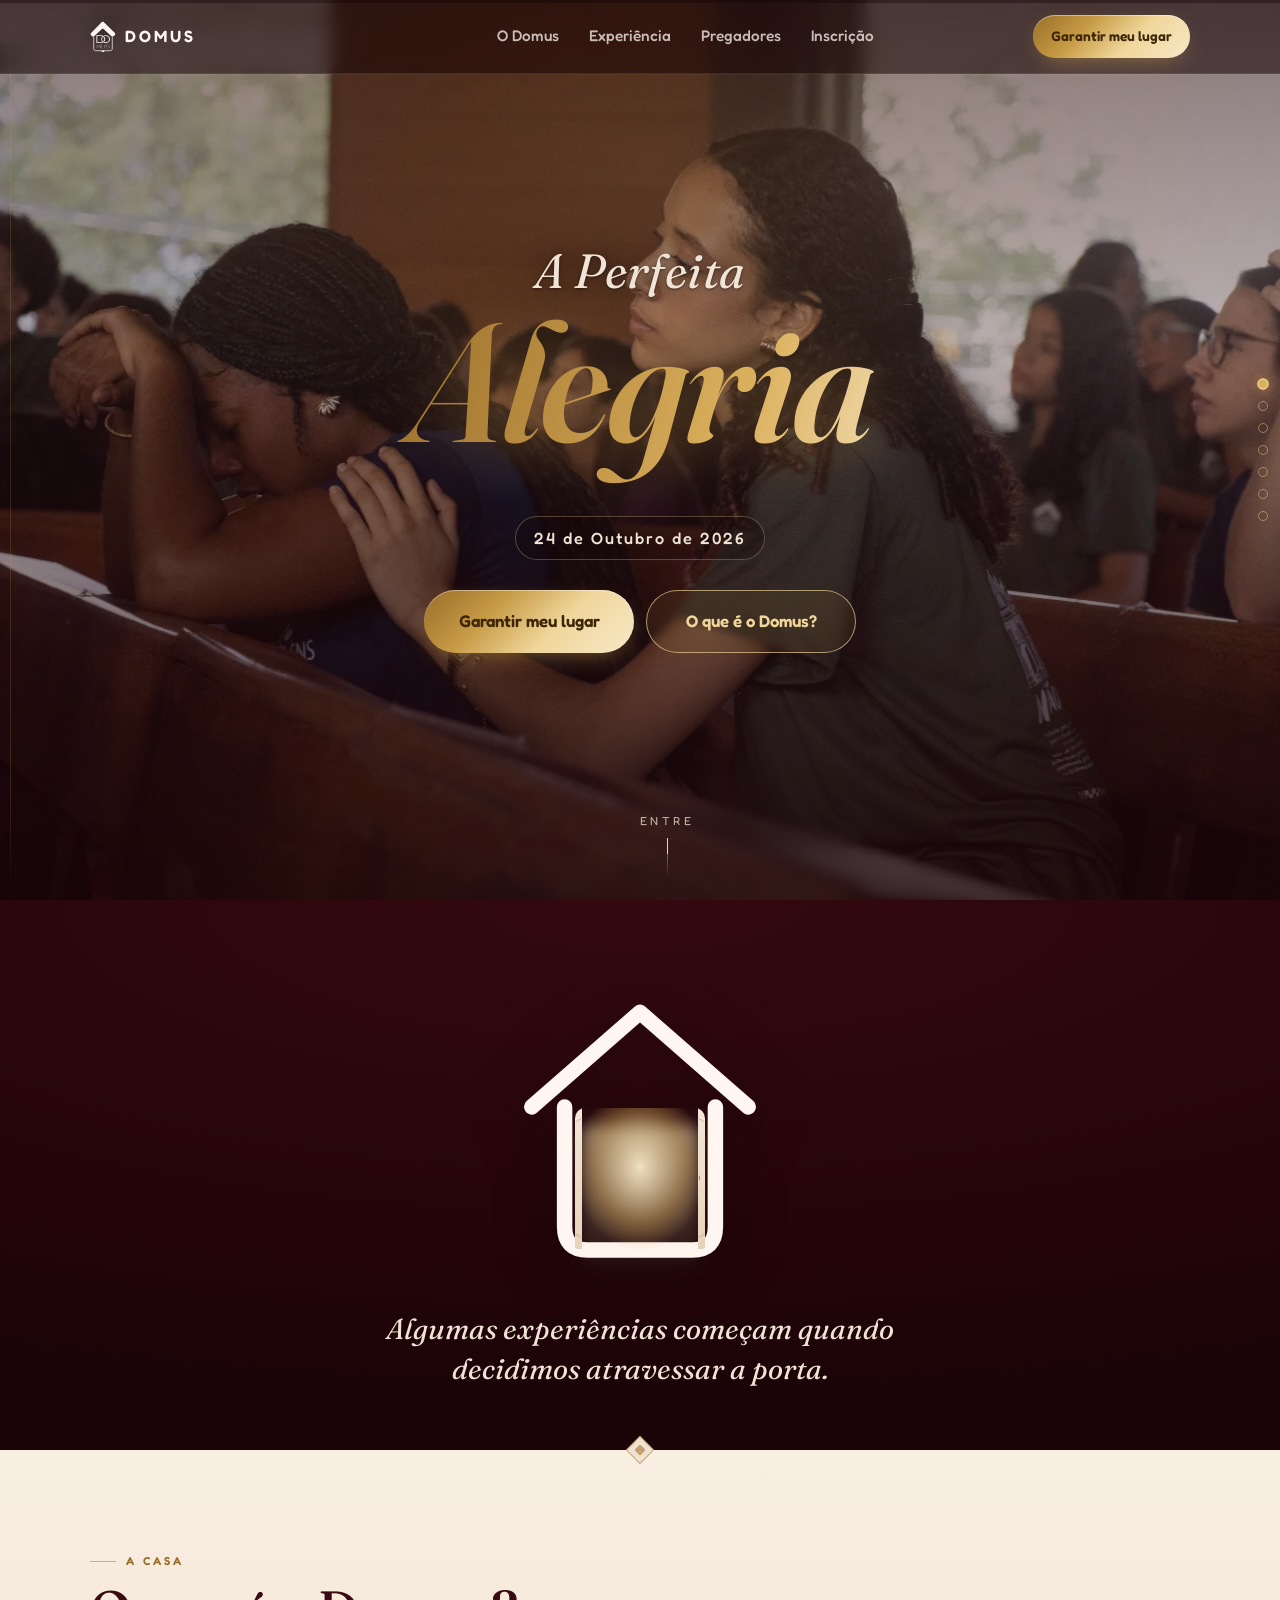
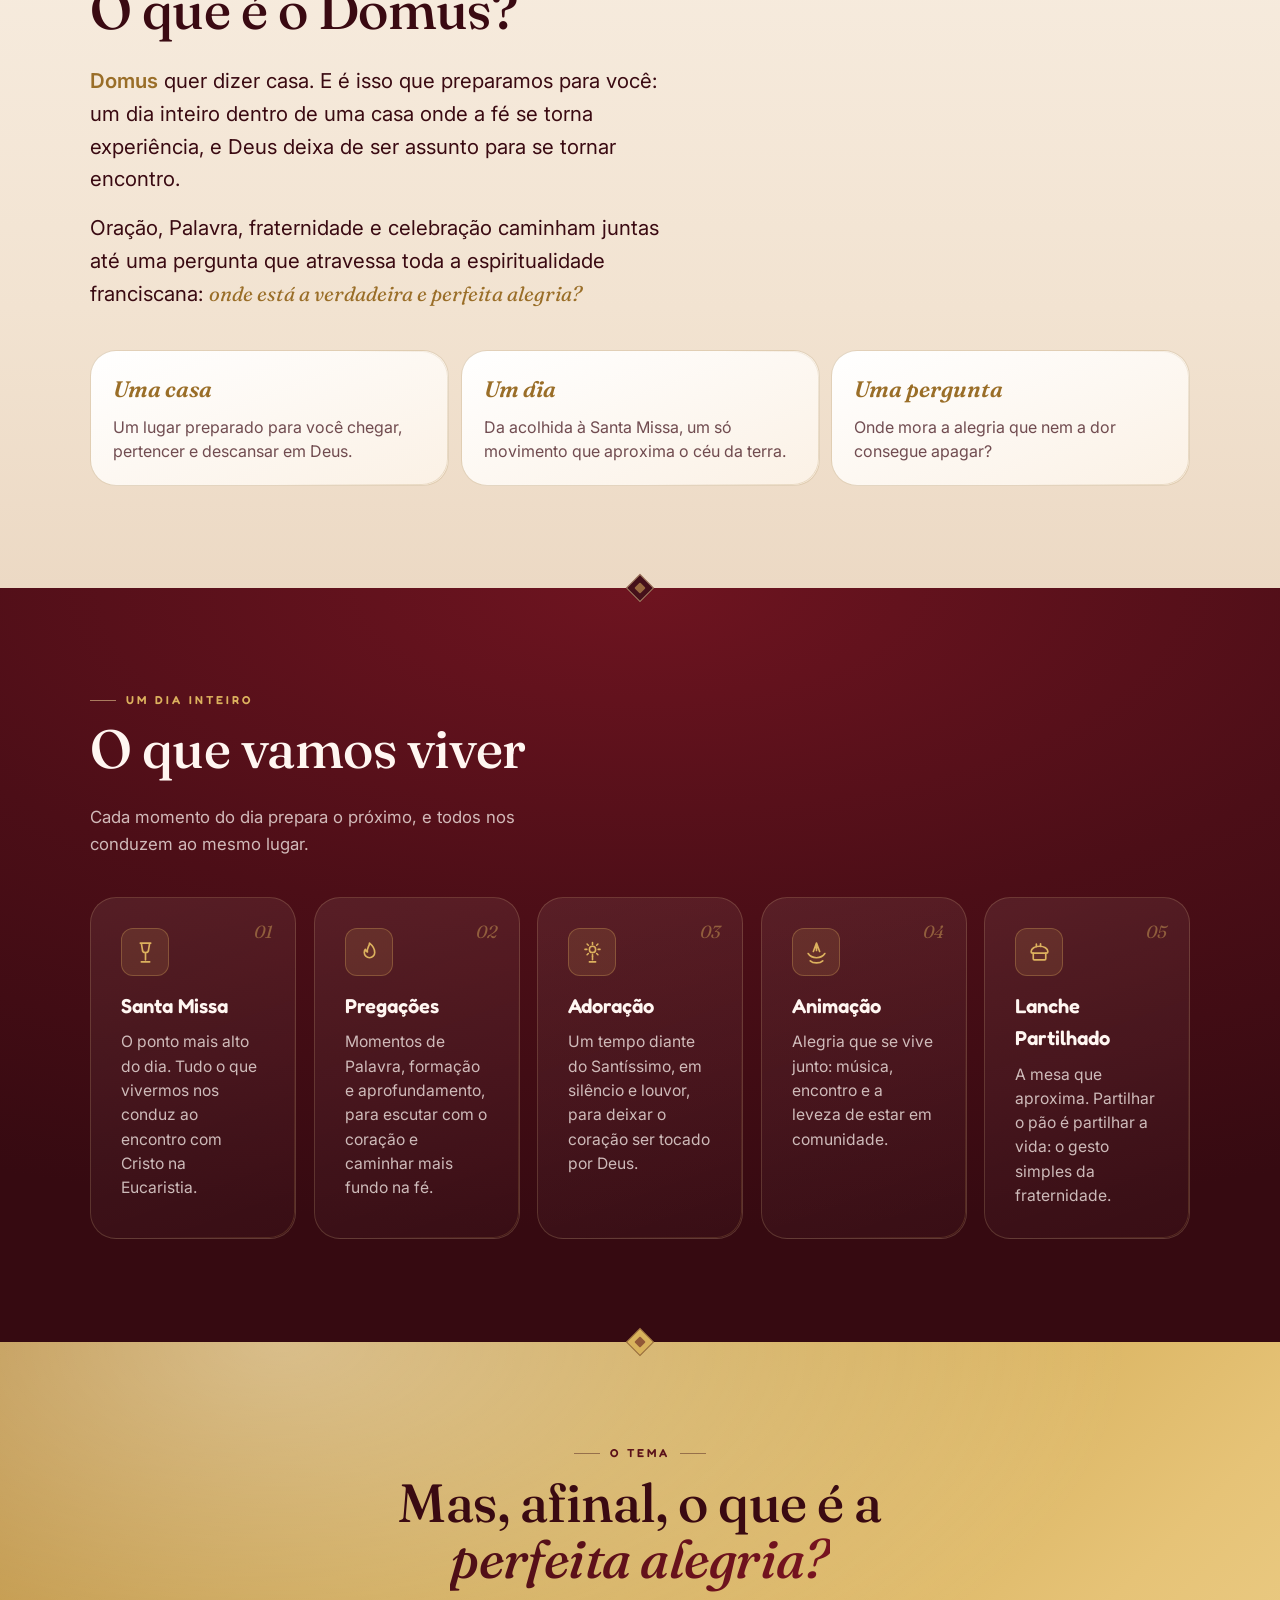
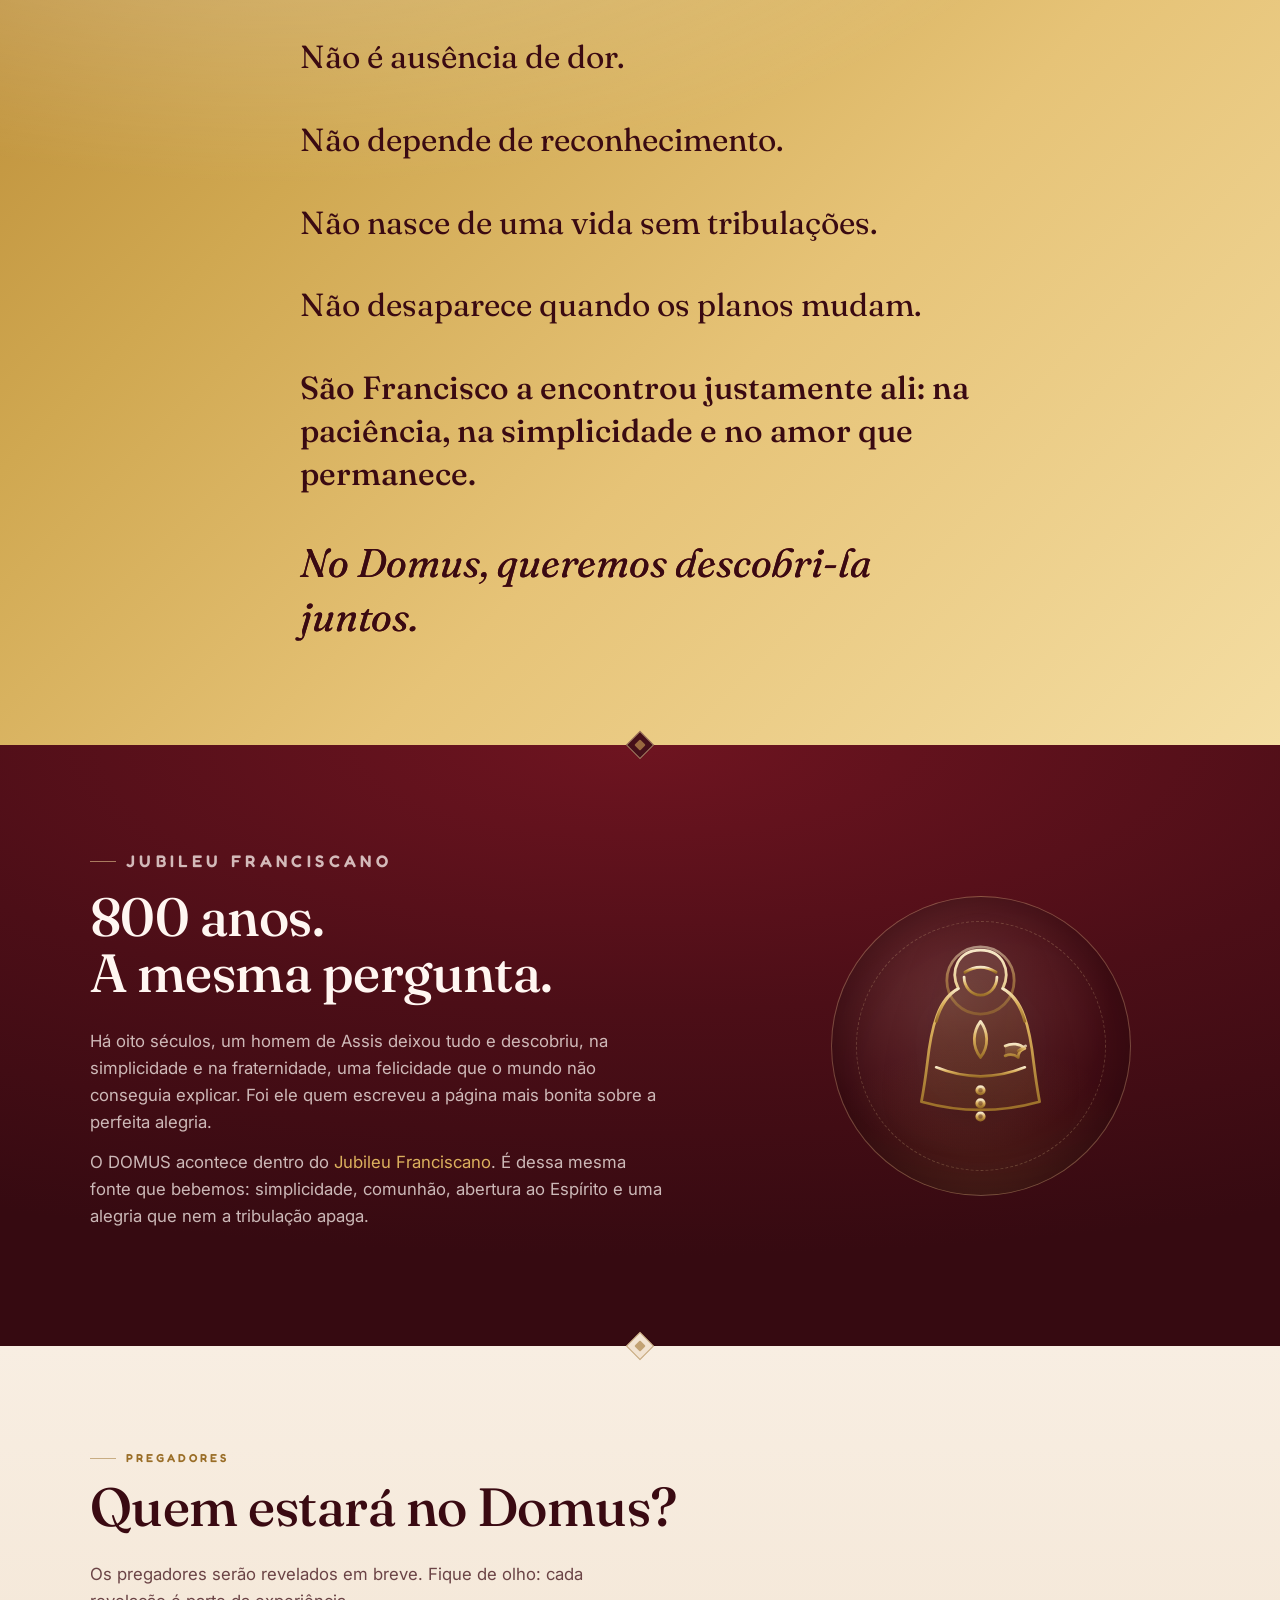
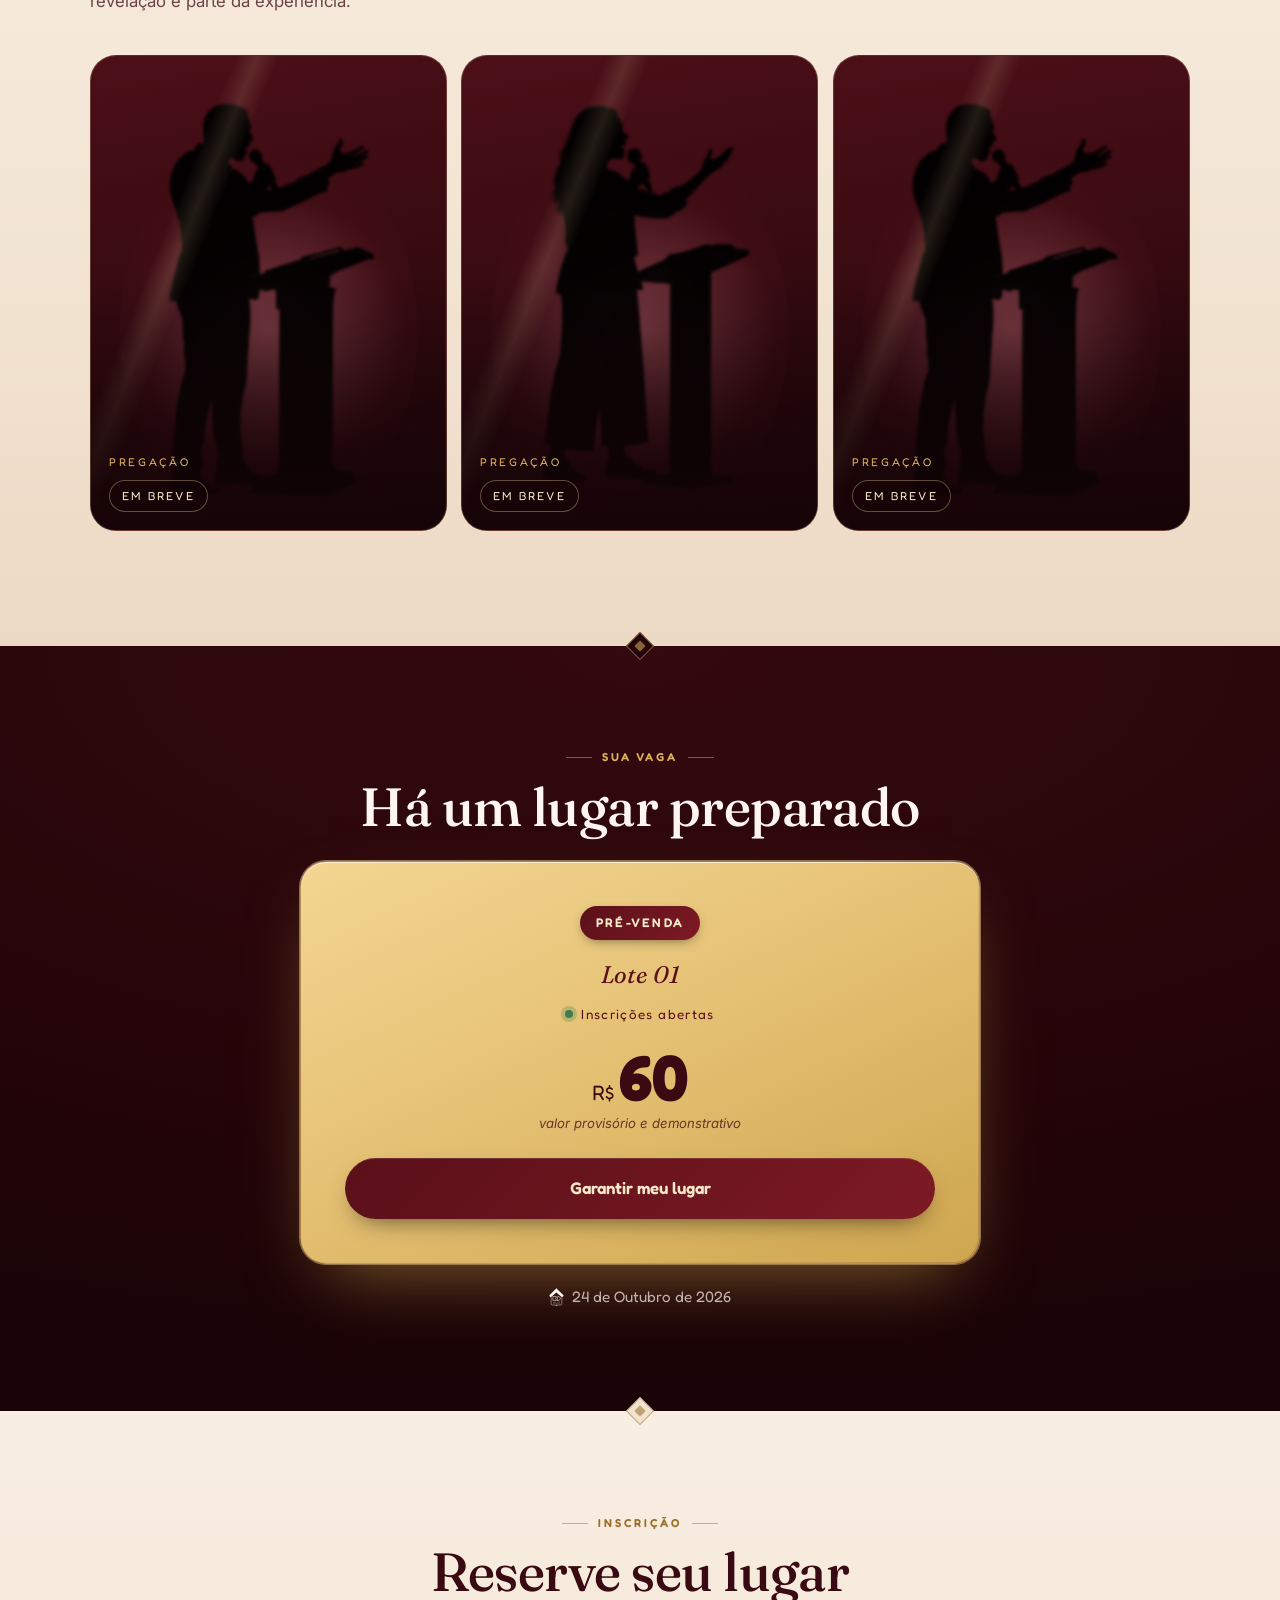
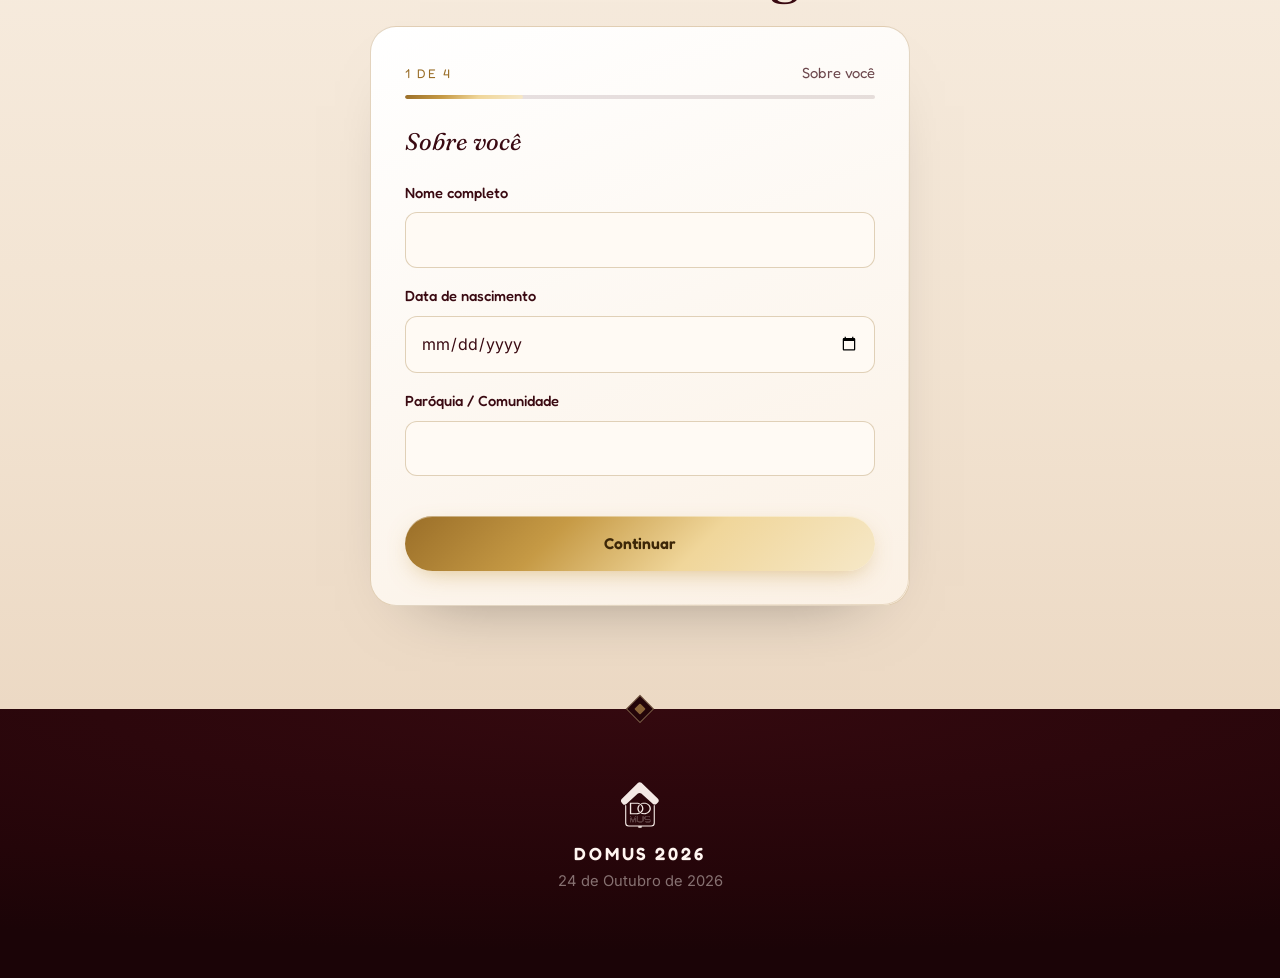
<file: index.html>
<!DOCTYPE html>
<html lang="pt-BR">
<head>
  <meta charset="UTF-8" />
  <meta name="viewport" content="width=device-width, initial-scale=1.0, viewport-fit=cover" />
  <meta name="theme-color" content="#3a0a12" />

  <title>DOMUS 2026: A Perfeita Alegria</title>
  <meta name="description" content="DOMUS 2026: um encontro imersivo de um dia para aprofundar a fé e descobrir, juntos, onde está a verdadeira e perfeita alegria. 24 de outubro de 2026." />

  <meta property="og:type" content="website" />
  <meta property="og:title" content="DOMUS 2026: A Perfeita Alegria" />
  <meta property="og:description" content="Há um lugar preparado nesta casa. Um encontro imersivo de um dia. 24 de outubro de 2026." />
  <meta property="og:image" content="assets/img/og-domus.svg" />
  <meta property="og:locale" content="pt_BR" />
  <meta name="twitter:card" content="summary_large_image" />

  <link rel="icon" href="assets/img/favicon.svg" type="image/svg+xml" />
  <link rel="apple-touch-icon" href="assets/img/favicon.svg" />

  <link rel="preconnect" href="https://fonts.googleapis.com" />
  <link rel="preconnect" href="https://fonts.gstatic.com" crossorigin />
  <link href="https://fonts.googleapis.com/css2?family=Fraunces:ital,opsz,wght@0,9..144,400;0,9..144,500;0,9..144,600;0,9..144,700;1,9..144,400;1,9..144,600&family=Fredoka:wght@400;500;600;700&family=Inter:wght@400;500;600&display=swap" rel="stylesheet" />

  <link rel="stylesheet" href="assets/css/styles.css" />
</head>
<body>
  <a class="skip-link" href="#o-domus">Pular para o conteúdo</a>

  <!-- Barra de progresso de rolagem -->
  <div class="scroll-progress" aria-hidden="true"><span id="scrollProgress"></span></div>

  <!-- Fio de luz que atravessa as dobras -->
  <div class="thread" aria-hidden="true"></div>

  <!-- Indicador de dobras (bússola lateral) -->
  <nav class="dots" id="sectionDots" aria-label="Ir para seção"></nav>

  <!-- ============ HEADER ============ -->
  <header class="site-header" id="siteHeader">
    <div class="site-header__inner">
      <a class="brand" href="#top" aria-label="DOMUS 2026, início">
        <img src="assets/img/logo-domus.svg" alt="" class="brand__mark" width="26" height="31" />
        <span class="brand__word">DOMUS</span>
      </a>
      <nav class="nav-desktop" aria-label="Navegação principal">
        <a href="#o-domus">O Domus</a>
        <a href="#experiencia">Experiência</a>
        <a href="#pregadores">Pregadores</a>
        <a href="#inscricao">Inscrição</a>
      </nav>
      <a href="#inscricao" class="btn btn--gold btn--sm nav-cta">Garantir meu lugar</a>
      <button class="nav-toggle" id="navToggle" aria-label="Abrir menu" aria-expanded="false" aria-controls="navMobile">
        <span></span><span></span>
      </button>
    </div>
    <div class="nav-mobile" id="navMobile" hidden>
      <a href="#o-domus">O Domus</a>
      <a href="#experiencia">Experiência</a>
      <a href="#perfeita-alegria">A Perfeita Alegria</a>
      <a href="#pregadores">Pregadores</a>
      <a href="#inscricao" class="nav-mobile__cta btn btn--gold">Garantir meu lugar</a>
    </div>
  </header>

  <main id="top">

    <!-- ============ 1. HERO ============ -->
    <section class="hero t-wine" id="hero" aria-labelledby="hero-title">
      <div class="hero__media" id="heroMedia" aria-hidden="true"></div>
      <div class="hero__overlay" aria-hidden="true"></div>

      <div class="hero__inner">
        <h1 id="hero-title" class="hero__title">
          <span class="hero__pre" data-hero="1">A&nbsp;Perfeita</span>
          <span class="hero__big" data-hero="2">Alegria</span>
        </h1>

        <p class="hero__date" data-hero="3">24 de Outubro de 2026</p>

        <div class="hero__cta" data-hero="4">
          <a href="#inscricao" class="btn btn--gold btn--lg btn--pulse">Garantir meu lugar</a>
          <a href="#o-domus" class="btn btn--outline btn--lg">O que é o Domus?</a>
        </div>
      </div>

      <a href="#portal" class="scroll-cue" aria-label="Continuar explorando" data-hero="4">
        <span class="scroll-cue__label">entre</span>
        <span class="scroll-cue__line"></span>
      </a>
    </section>

    <!-- ============ 2. A PORTA (entrar no Domus) ============ -->
    <section class="section section--tight portal t-wine-deep" id="portal" aria-label="A porta do Domus">
      <div class="portal__stage">
        <div class="door" data-portal aria-hidden="true">
          <span class="door__roof"></span>
          <span class="door__frame">
            <span class="door__glow"></span>
            <span class="door__leaf door__leaf--l"></span>
            <span class="door__leaf door__leaf--r"></span>
            <span class="door__knob"></span>
          </span>
        </div>
        <p class="portal__copy reveal" data-anim="words">
          Algumas experiências começam quando decidimos atravessar a porta.
        </p>
      </div>
    </section>

    <!-- ============ 3. O QUE É O DOMUS ============ -->
    <section class="section t-cream" id="o-domus" aria-labelledby="what-title">
      <span class="seam" aria-hidden="true"></span>
      <div class="wrap">
        <p class="eyebrow reveal" data-anim="fade">A casa</p>
        <h2 class="section__title reveal" data-anim="up" id="what-title">O que é o Domus?</h2>
        <div class="what__lede">
          <p class="reveal" data-anim="up">
            <strong>Domus</strong> quer dizer casa. E é isso que preparamos para você:
            um dia inteiro dentro de uma casa onde a fé se torna experiência, e Deus
            deixa de ser assunto para se tornar encontro.
          </p>
          <p class="reveal" data-anim="up">
            Oração, Palavra, fraternidade e celebração caminham juntas até uma pergunta
            que atravessa toda a espiritualidade franciscana:
            <em>onde está a verdadeira e perfeita alegria?</em>
          </p>
        </div>

        <ul class="what__pillars">
          <li class="card reveal" data-anim="up">
            <span class="what__k">Uma casa</span>
            Um lugar preparado para você chegar, pertencer e descansar em Deus.
          </li>
          <li class="card reveal" data-anim="up" data-delay="1">
            <span class="what__k">Um dia</span>
            Da acolhida à Santa Missa, um só movimento que aproxima o céu da terra.
          </li>
          <li class="card reveal" data-anim="up" data-delay="2">
            <span class="what__k">Uma pergunta</span>
            Onde mora a alegria que nem a dor consegue apagar?
          </li>
        </ul>
      </div>
    </section>

    <!-- ============ 4. O QUE VAMOS VIVER ============ -->
    <section class="section t-wine" id="experiencia" aria-labelledby="exp-title">
      <span class="seam" aria-hidden="true"></span>
      <div class="wrap">
        <p class="eyebrow reveal" data-anim="fade">Um dia inteiro</p>
        <h2 class="section__title reveal" data-anim="up" id="exp-title">O que vamos viver</h2>
        <p class="section__intro reveal" data-anim="up">
          Cada momento do dia prepara o próximo, e todos nos conduzem ao mesmo lugar.
        </p>
        <div class="exp-grid" id="expGrid" role="list"><!-- injetado via JS --></div>
      </div>
    </section>

    <!-- ============ 5. A PERFEITA ALEGRIA ============ -->
    <section class="section t-gold" id="perfeita-alegria" aria-labelledby="joy-title">
      <span class="seam" aria-hidden="true"></span>
      <div class="wrap wrap--narrow">
        <p class="eyebrow eyebrow--center reveal" data-anim="fade">O tema</p>
        <h2 class="section__title section__title--center reveal" data-anim="up" id="joy-title">
          Mas, afinal, o que é a<br /><span class="accent-text">perfeita alegria?</span>
        </h2>

        <div class="joy__scroll">
          <p class="joy__beat reveal" data-anim="up">Não é ausência de dor.</p>
          <p class="joy__beat reveal" data-anim="up">Não depende de reconhecimento.</p>
          <p class="joy__beat reveal" data-anim="up">Não nasce de uma vida sem tribulações.</p>
          <p class="joy__beat reveal" data-anim="up">Não desaparece quando os planos mudam.</p>
          <p class="joy__beat joy__beat--strong reveal" data-anim="up">
            São Francisco a encontrou justamente ali: na paciência, na simplicidade e no amor que permanece.
          </p>
          <p class="joy__beat joy__beat--final reveal" data-anim="words">No Domus, queremos descobri-la juntos.</p>
        </div>
      </div>
    </section>

    <!-- ============ 6. CONTEXTO FRANCISCANO ============ -->
    <section class="section t-wine" id="franciscano" aria-labelledby="fr-title">
      <span class="seam" aria-hidden="true"></span>
      <div class="wrap">
        <div class="franciscan__grid">
          <div class="franciscan__text">
            <p class="eyebrow reveal" data-anim="fade" data-config-attr="franciscan.jubilee">Jubileu Franciscano</p>
            <h2 class="section__title reveal" data-anim="up" id="fr-title">
              <span data-config="franciscan.years">800</span> anos.<br />A mesma pergunta.
            </h2>
            <p class="reveal" data-anim="up">
              Há oito séculos, um homem de Assis deixou tudo e descobriu, na simplicidade
              e na fraternidade, uma felicidade que o mundo não conseguia explicar. Foi ele
              quem escreveu a página mais bonita sobre a perfeita alegria.
            </p>
            <p class="reveal" data-anim="up">
              O DOMUS acontece dentro do <span data-config="franciscan.jubilee">Jubileu Franciscano</span>.
              É dessa mesma fonte que bebemos: simplicidade, comunhão, abertura ao Espírito
              e uma alegria que nem a tribulação apaga.
            </p>
          </div>
          <div class="franciscan__mark reveal" data-anim="scale" aria-hidden="true">
            <div class="franciscan__medallion">
              <img src="assets/img/sao-francisco.svg" alt="" class="franciscan__saint" width="200" height="250" />
            </div>
          </div>
        </div>
      </div>
    </section>

    <!-- ============ 7. QUEM ESTARÁ NO DOMUS ============ -->
    <section class="section t-cream" id="pregadores" aria-labelledby="sp-title">
      <span class="seam" aria-hidden="true"></span>
      <div class="wrap">
        <p class="eyebrow reveal" data-anim="fade">Pregadores</p>
        <h2 class="section__title reveal" data-anim="up" id="sp-title">Quem estará no Domus?</h2>
        <p class="section__intro reveal" data-anim="up">
          Os pregadores serão revelados em breve. Fique de olho: cada revelação é parte da experiência.
        </p>
        <div class="speakers__track" id="speakersTrack" role="list"><!-- injetado via JS --></div>
      </div>
    </section>

    <!-- ============ 8. LOTE / PRÉ-VENDA ============ -->
    <section class="section t-wine-deep" id="lote" aria-labelledby="batch-title">
      <span class="seam" aria-hidden="true"></span>
      <div class="wrap wrap--narrow">
        <p class="eyebrow eyebrow--center reveal" data-anim="fade">Sua vaga</p>
        <h2 class="section__title section__title--center reveal" data-anim="up" id="batch-title">
          Há um lugar preparado
        </h2>
        <div class="card batch__card batch__card--gold reveal" data-anim="scale" id="batchCard"><!-- injetado via JS --></div>
        <p class="batch__when reveal" data-anim="fade">
          <img src="assets/img/logo-domus.svg" alt="" width="15" height="18" aria-hidden="true" />
          24 de Outubro de 2026
        </p>
      </div>
    </section>

    <!-- ============ 9. FORMULÁRIO ============ -->
    <section class="section t-cream" id="inscricao" aria-labelledby="reg-title">
      <span class="seam" aria-hidden="true"></span>
      <div class="wrap wrap--form">
        <p class="eyebrow eyebrow--center reveal" data-anim="fade">Inscrição</p>
        <h2 class="section__title section__title--center reveal" data-anim="up" id="reg-title">
          Reserve seu lugar
        </h2>

        <div class="form-shell card reveal" data-anim="up">
          <div class="form-progress" aria-hidden="true">
            <div class="form-progress__meta">
              <span id="stepCount">1 de 4</span>
              <span id="stepName">Sobre você</span>
            </div>
            <div class="form-progress__bar"><span id="progressFill"></span></div>
          </div>

          <form id="regForm" novalidate>
            <fieldset class="step is-active" data-step="1">
              <legend class="step__title">Sobre você</legend>
              <div class="field">
                <label for="fullName">Nome completo</label>
                <input type="text" id="fullName" name="fullName" autocomplete="name" required />
                <small class="field__error" data-error></small>
              </div>
              <div class="field">
                <label for="birth">Data de nascimento</label>
                <input type="date" id="birth" name="birth" required max="2026-10-24" />
                <small class="field__error" data-error></small>
              </div>
              <div class="field">
                <label for="parish" data-config="registrationFields.parishLabel">Paróquia / Comunidade</label>
                <input type="text" id="parish" name="parish" autocomplete="organization" required />
                <small class="field__error" data-error></small>
              </div>
            </fieldset>

            <fieldset class="step" data-step="2" hidden>
              <legend class="step__title">Algumas informações importantes</legend>
              <div class="field">
                <span class="field__label">Possui alguma alergia ou restrição?</span>
                <div class="choice" role="radiogroup" aria-label="Possui alguma alergia?">
                  <label class="choice__opt"><input type="radio" name="allergy" value="sim" /> <span>Sim</span></label>
                  <label class="choice__opt"><input type="radio" name="allergy" value="nao" /> <span>Não</span></label>
                </div>
                <small class="field__error" data-error></small>
              </div>
              <div class="field" id="allergyDetailField" hidden>
                <label for="allergyDetail">Conte para nós qual alergia ou restrição precisamos conhecer.</label>
                <textarea id="allergyDetail" name="allergyDetail" rows="3"></textarea>
                <small class="field__error" data-error></small>
              </div>
              <div class="field">
                <label for="emergency" data-config="registrationFields.emergencyLabel">Telefone de um responsável / contato de emergência</label>
                <input type="tel" id="emergency" name="emergency" inputmode="tel" autocomplete="tel" required />
                <small class="field__help" data-config="registrationFields.emergencyHelp"></small>
                <small class="field__error" data-error></small>
              </div>
            </fieldset>

            <fieldset class="step" data-step="3" hidden>
              <legend class="step__title">Autorizações</legend>
              <div class="consent">
                <p class="consent__intro">
                  O DOMUS terá cobertura de fotografia e vídeo. Antes de concluir,
                  precisamos da sua ciência sobre o uso de imagem.
                </p>
                <label class="choice__opt consent__check">
                  <input type="checkbox" id="imageConsent" name="imageConsent" required />
                  <span data-config="imageConsent.short">Li e concordo com o termo de autorização de uso de imagem do DOMUS 2026.</span>
                </label>
                <button type="button" class="link-btn" id="openConsent">Ler termo completo</button>
                <small class="field__error" data-error data-for="imageConsent"></small>
                <p class="consent__minor" data-config="imageConsent.minorNote"></p>
              </div>
            </fieldset>

            <fieldset class="step" data-step="4" hidden>
              <legend class="step__title">Confirmar inscrição</legend>
              <div class="summary" id="regSummary"><!-- injetado via JS --></div>
              <div class="summary__price">
                <span>Valor</span>
                <strong id="summaryPrice">R$ 60,00</strong>
                <em class="summary__prov">valor provisório</em>
              </div>
            </fieldset>

            <div class="form-nav">
              <button type="button" class="btn btn--ghost" id="prevBtn" hidden>Voltar</button>
              <button type="button" class="btn btn--gold" id="nextBtn">Continuar</button>
              <button type="submit" class="btn btn--gold" id="submitBtn" hidden>Finalizar minha inscrição</button>
            </div>
          </form>
        </div>
      </div>

      <div class="confirm" id="confirm" hidden aria-live="polite">
        <div class="confirm__inner">
          <div class="confirm__seal" aria-hidden="true">
            <img src="assets/img/logo-domus.svg" alt="" width="56" height="66" />
            <span class="confirm__ring"></span>
          </div>
          <h2 class="confirm__title">Seu lugar nesta casa está reservado.</h2>
          <p class="confirm__text">
            Nos vemos dia <span data-config="event.dateLabelFull">24 de Outubro de 2026</span>.
            Que este seja o começo de um caminho de perfeita alegria.
          </p>
          <p class="confirm__next" id="confirmNext"></p>
        </div>
      </div>
    </section>
  </main>

  <!-- ============ FOOTER ============ -->
  <footer class="site-footer t-wine-deep">
    <span class="seam" aria-hidden="true"></span>
    <div class="wrap">
      <div class="site-footer__brand">
        <img src="assets/img/logo-domus.svg" alt="DOMUS 2026" width="40" height="47" />
        <p class="site-footer__word">DOMUS 2026</p>
        <p class="site-footer__date" data-config="event.dateLabelFull">24 de Outubro de 2026</p>
      </div>
      <nav class="site-footer__links" id="footerLinks" aria-label="Links"><!-- injetado via JS --></nav>
      <p class="site-footer__org" id="footerOrg"></p>
    </div>
  </footer>

  <a href="#inscricao" class="floating-cta" id="floatingCta" aria-hidden="true" tabindex="-1">Garantir meu lugar</a>

  <div class="modal" id="consentModal" hidden>
    <div class="modal__backdrop" data-close></div>
    <div class="modal__panel" role="dialog" aria-modal="true" aria-labelledby="consentModalTitle">
      <button class="modal__close" data-close aria-label="Fechar">&times;</button>
      <h3 id="consentModalTitle">Autorização de uso de imagem do DOMUS 2026</h3>
      <div class="modal__body" id="consentFull"><!-- injetado via JS --></div>
    </div>
  </div>

  <script src="assets/js/config.js"></script>
  <script src="assets/js/main.js" defer></script>
</body>
</html>
</file>
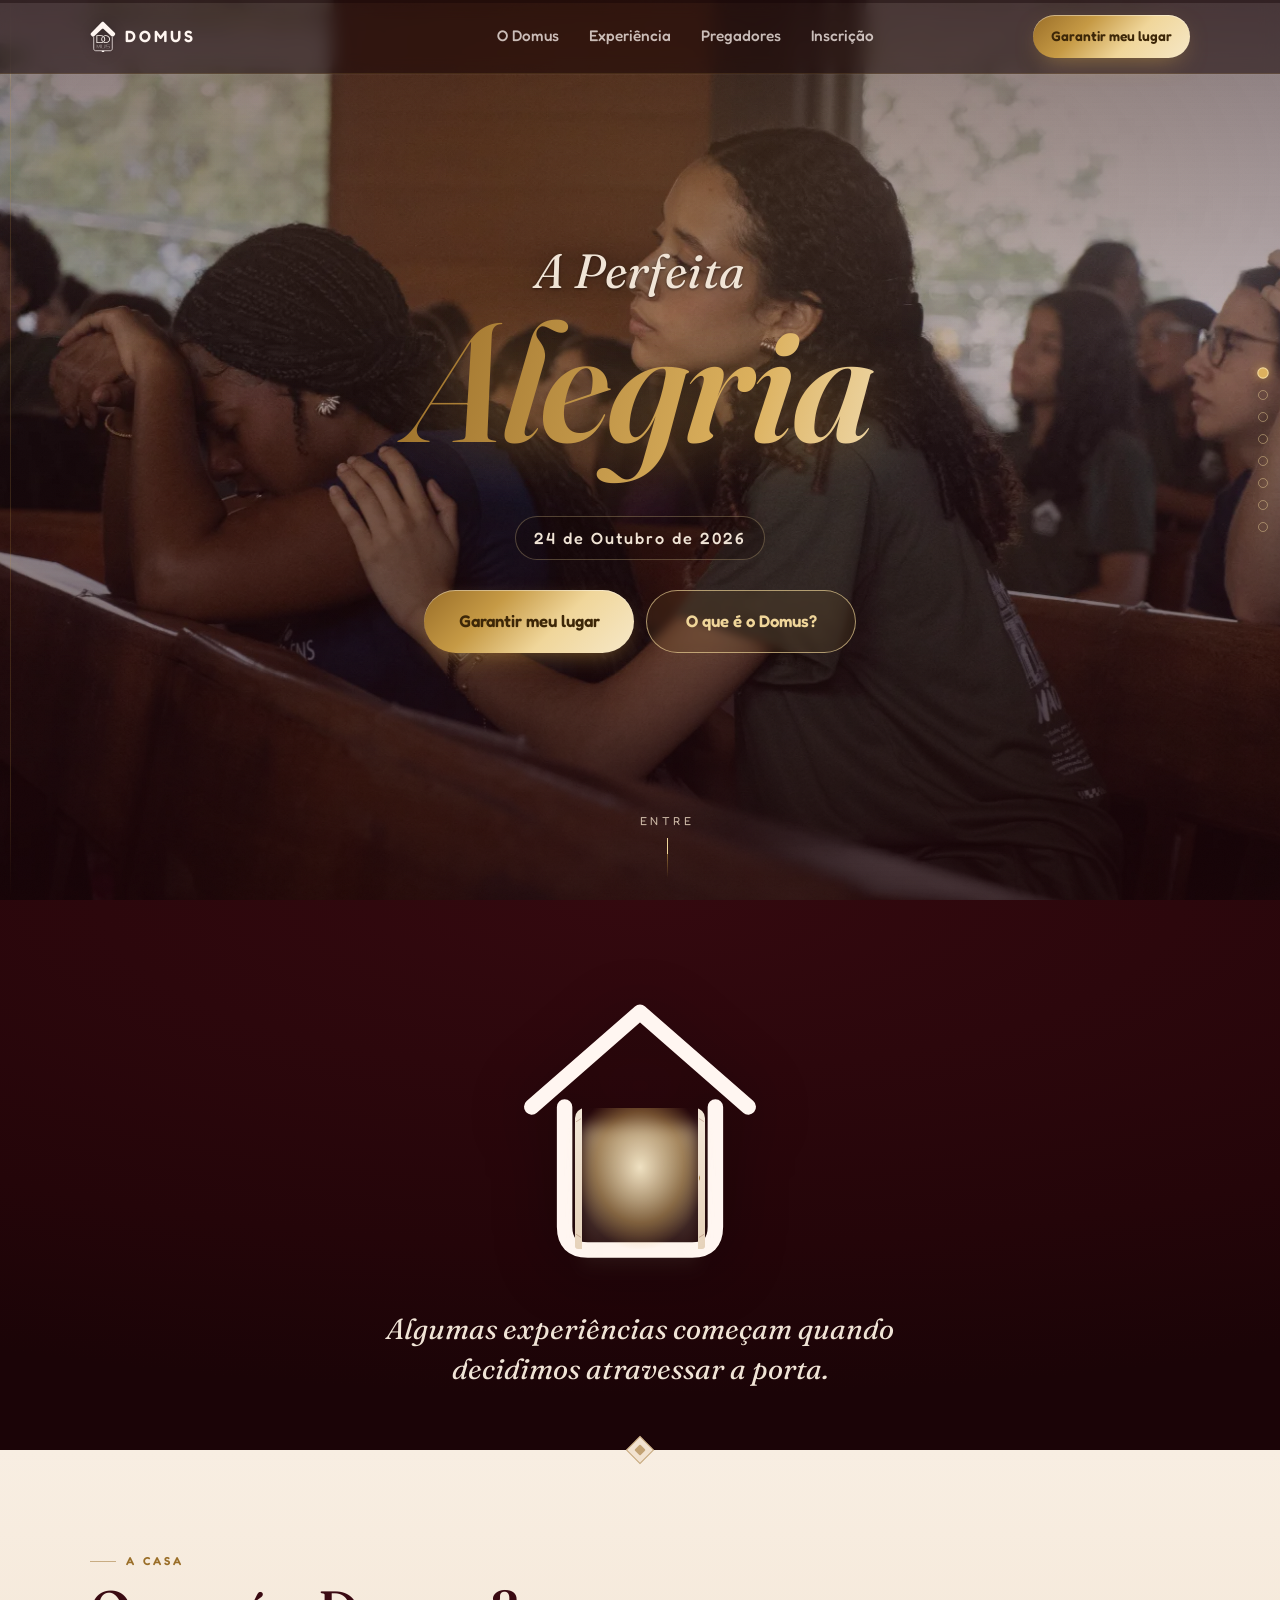
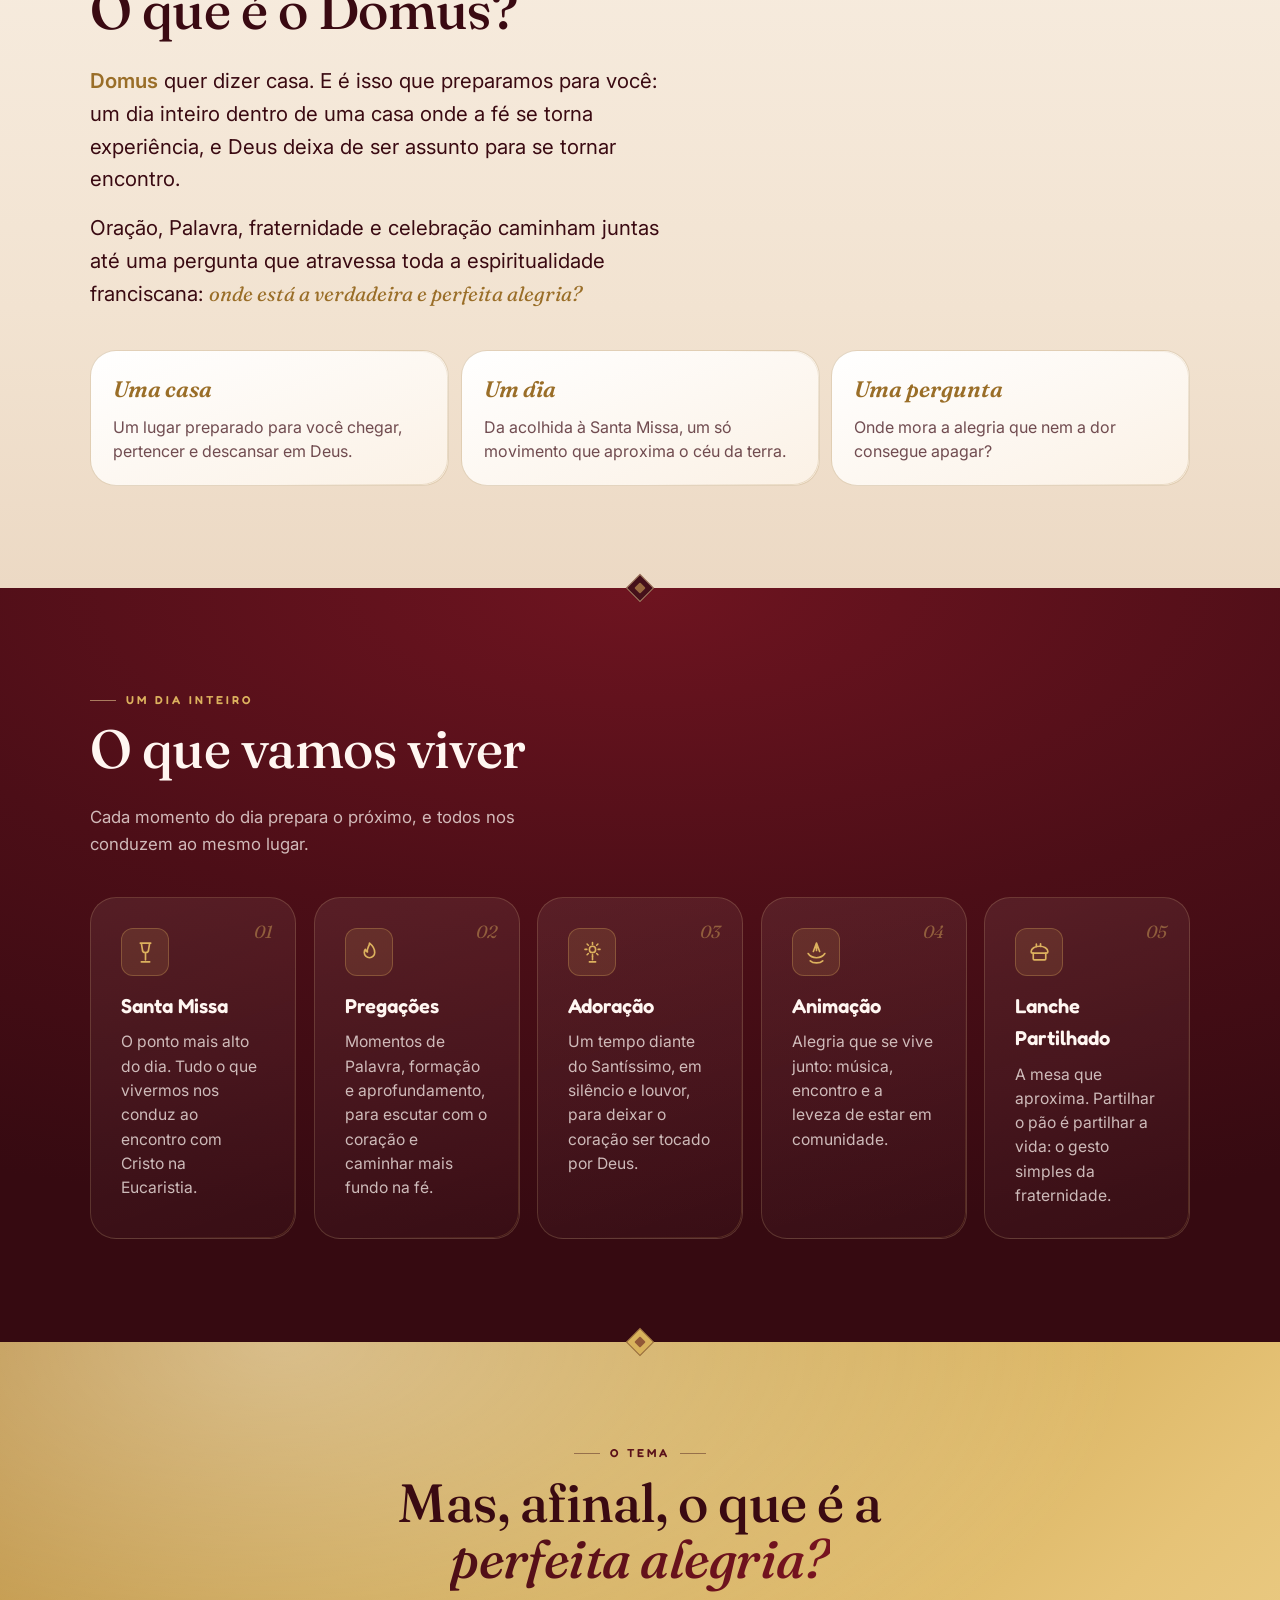
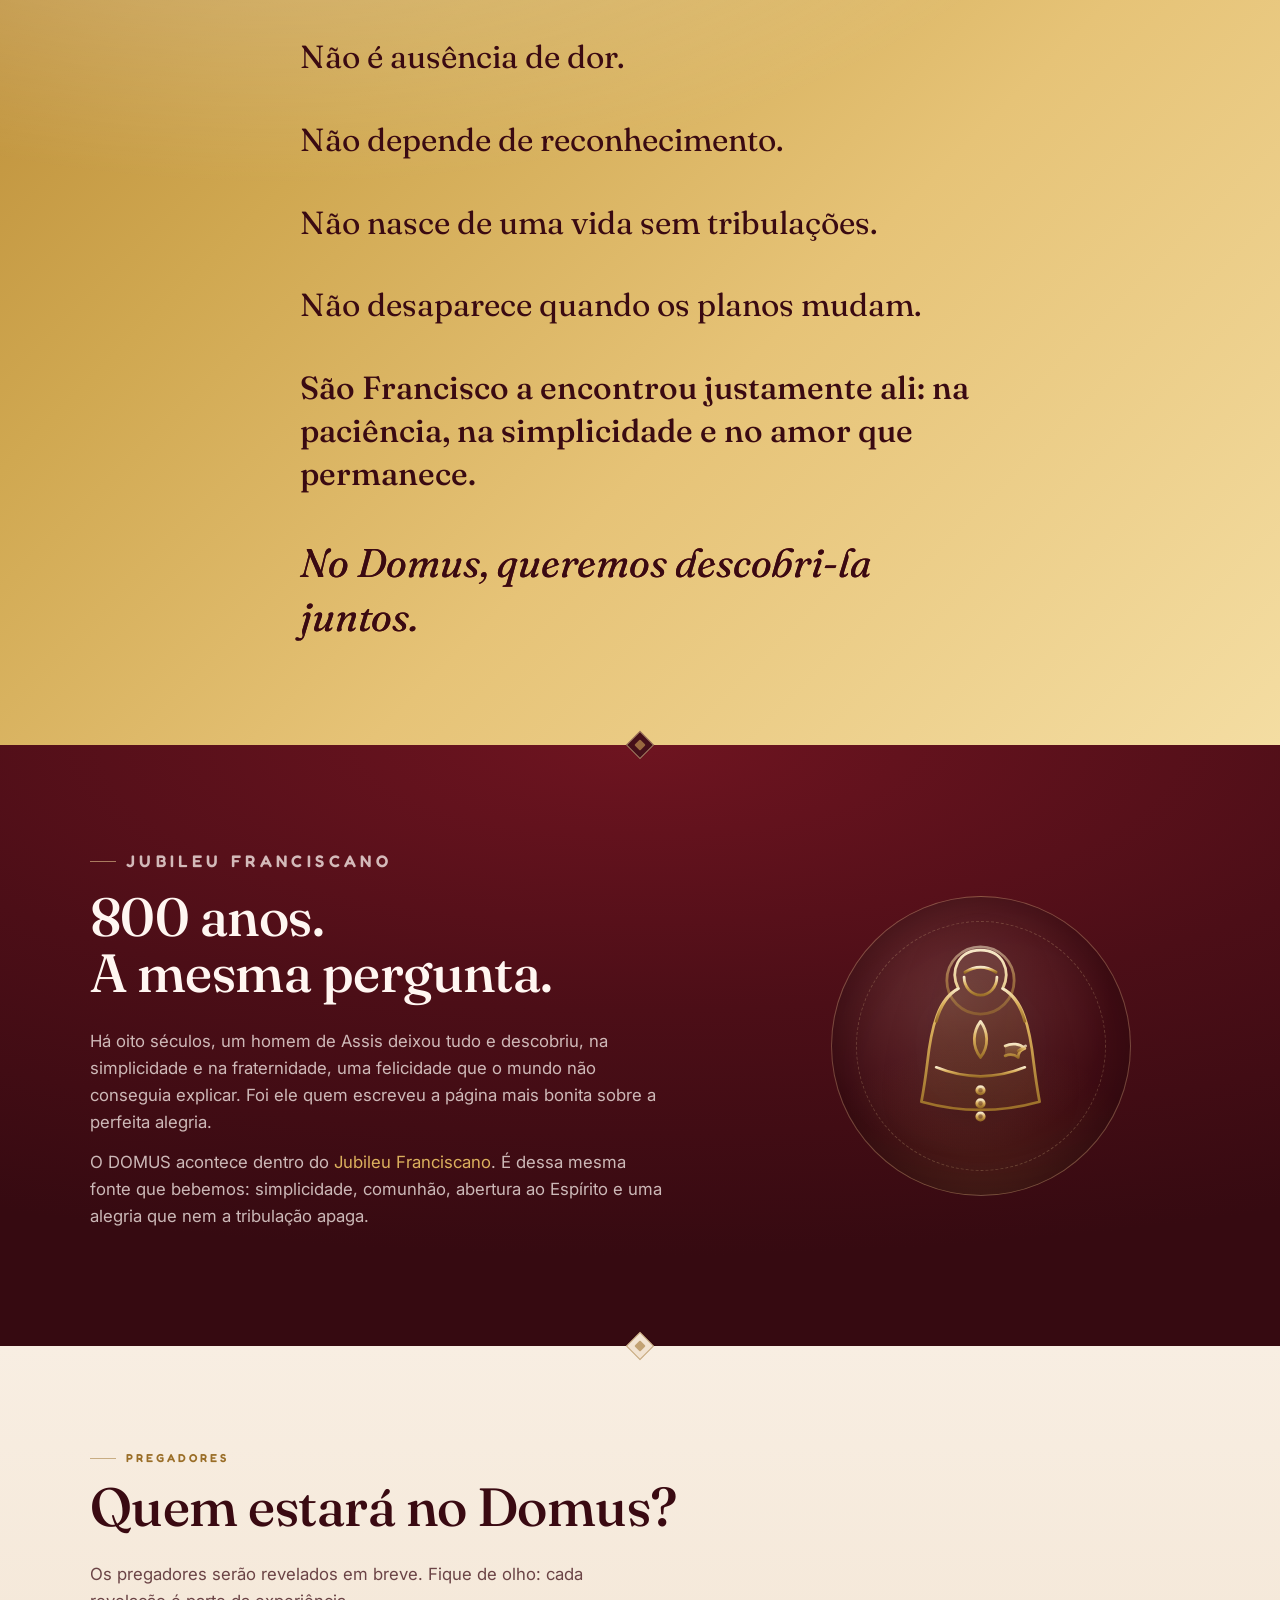
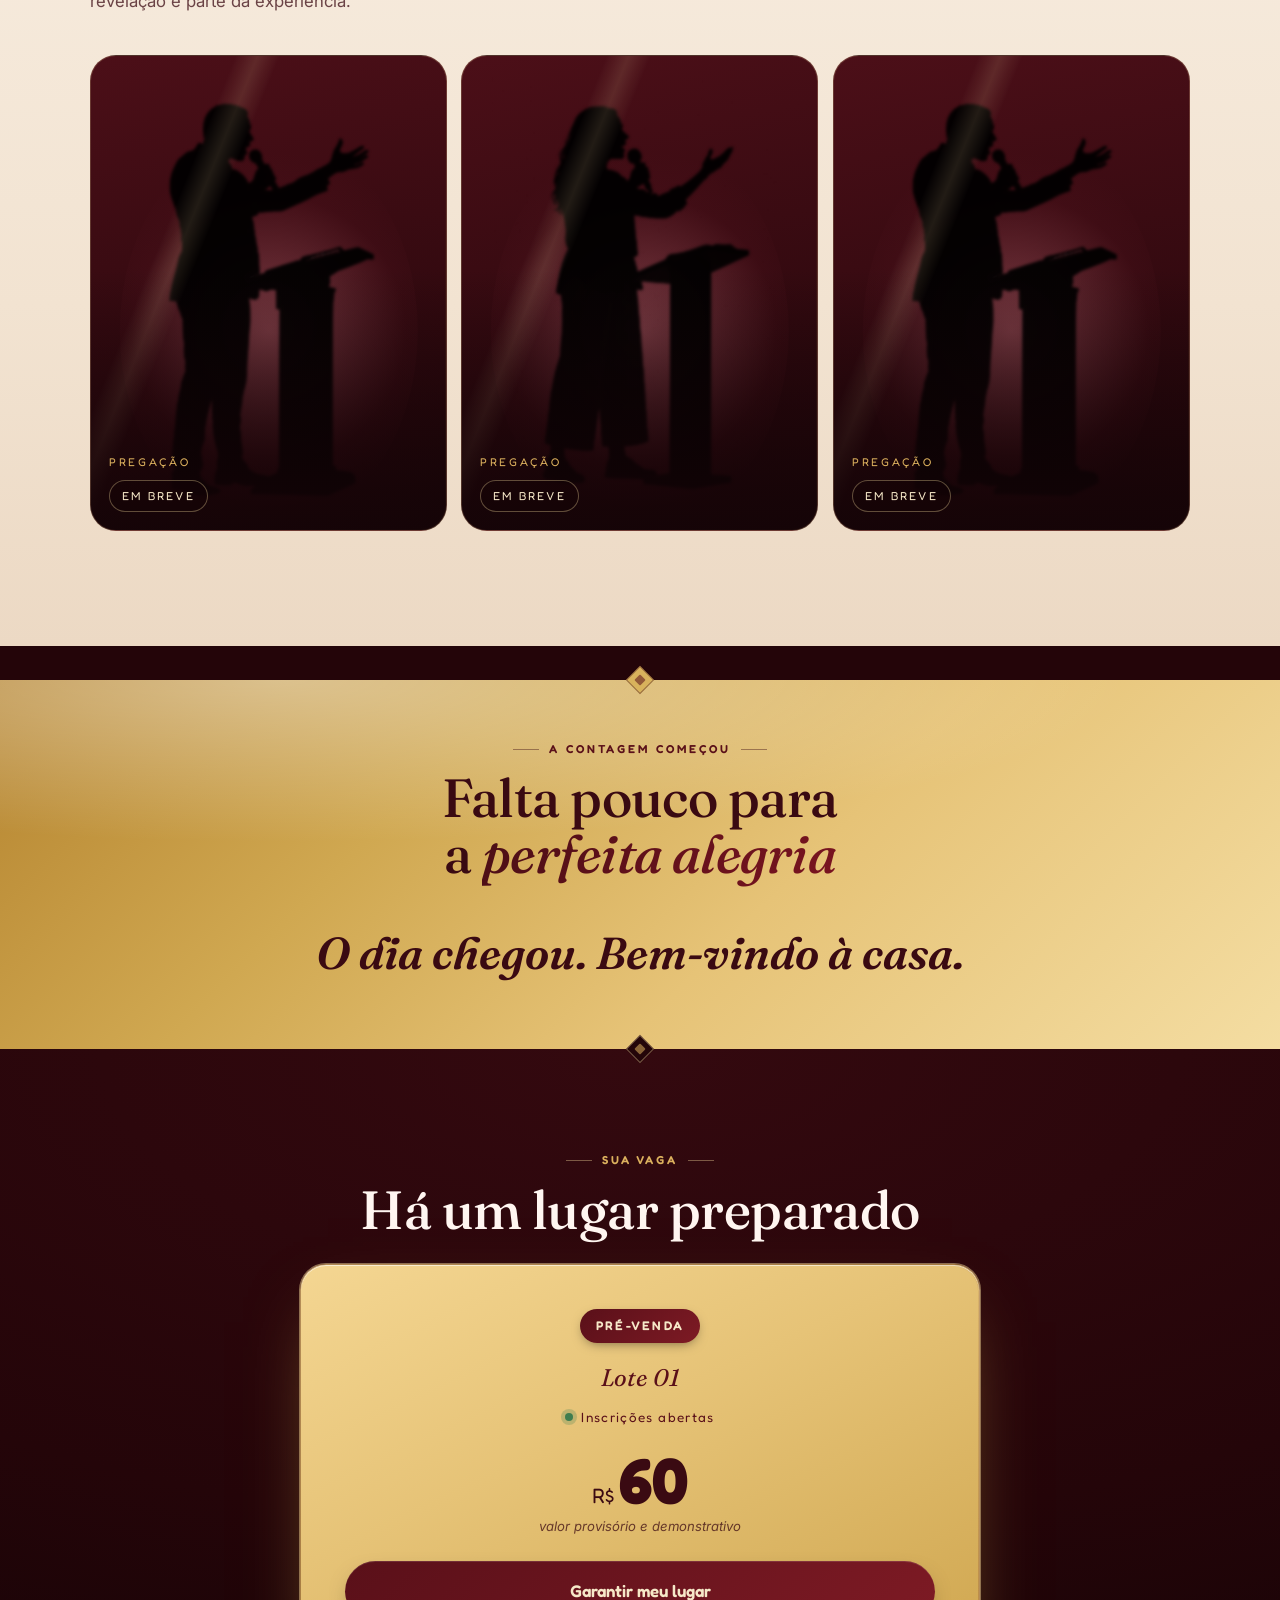
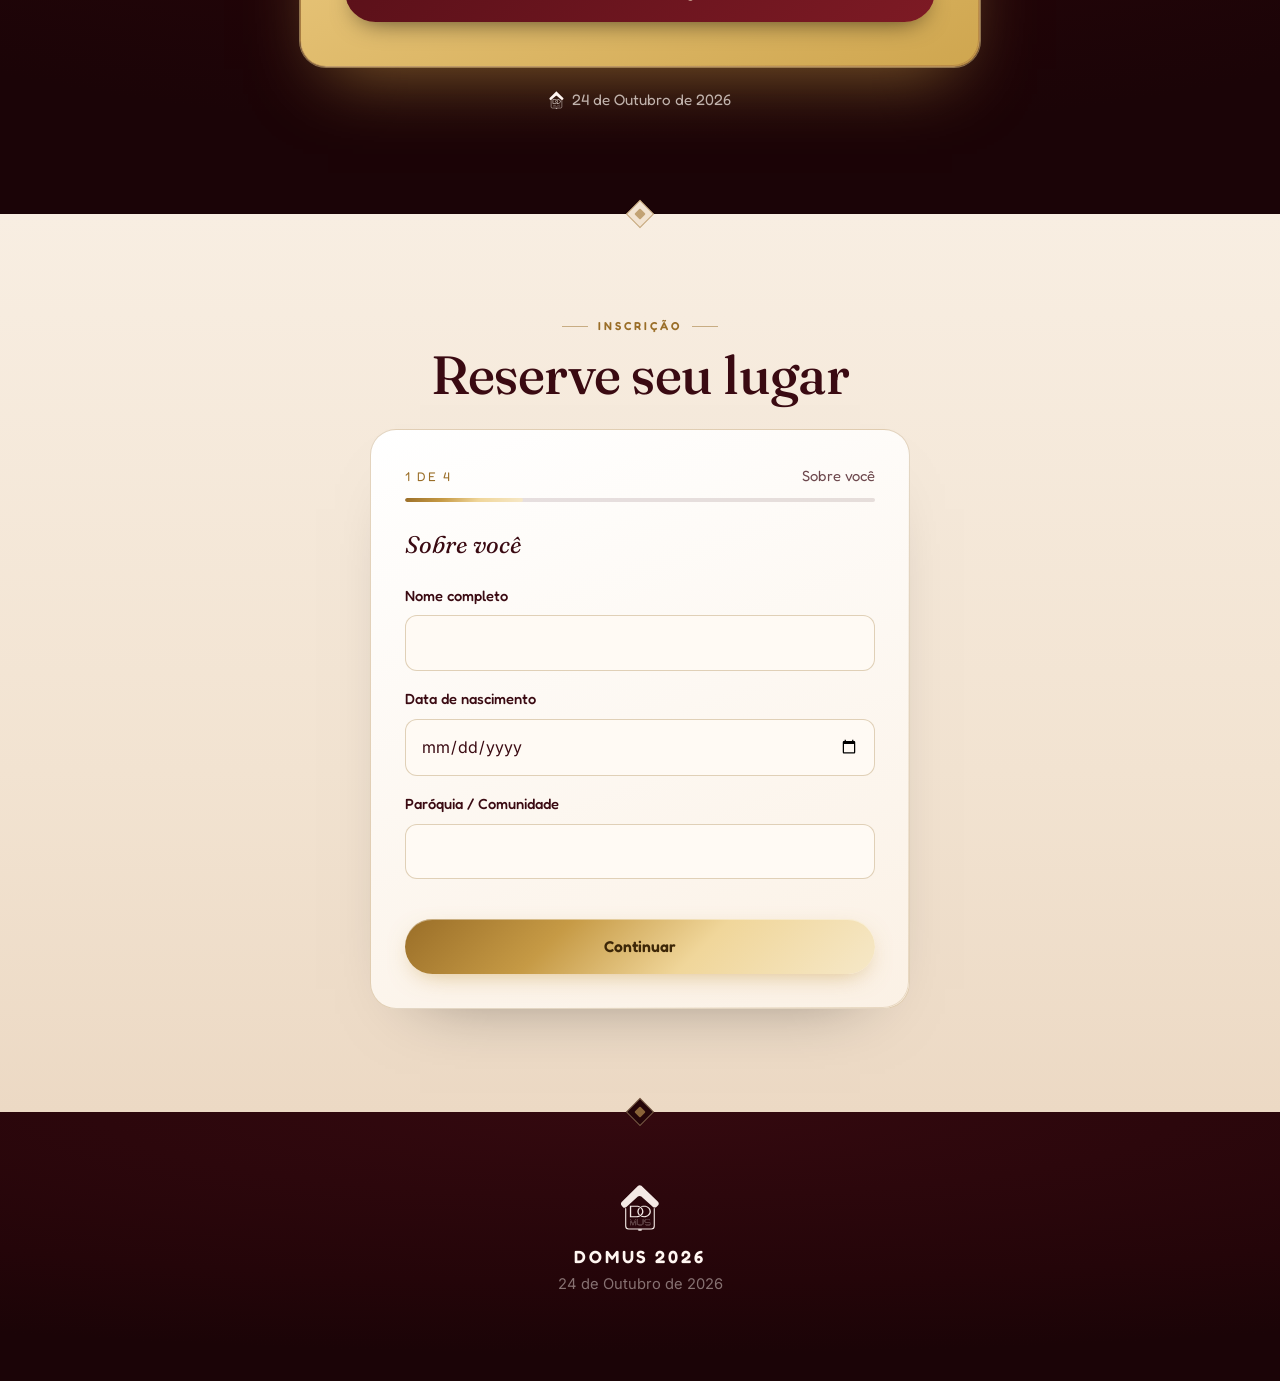
<file: subir/index.html>
<!DOCTYPE html>
<html lang="pt-BR">
<head>
  <meta charset="UTF-8" />
  <meta name="viewport" content="width=device-width, initial-scale=1.0, viewport-fit=cover" />
  <meta name="theme-color" content="#3a0a12" />

  <title>DOMUS 2026: A Perfeita Alegria</title>
  <meta name="description" content="DOMUS 2026: um encontro imersivo de um dia para aprofundar a fé e descobrir, juntos, onde está a verdadeira e perfeita alegria. 24 de outubro de 2026." />

  <meta property="og:type" content="website" />
  <meta property="og:title" content="DOMUS 2026: A Perfeita Alegria" />
  <meta property="og:description" content="Há um lugar preparado nesta casa. Um encontro imersivo de um dia. 24 de outubro de 2026." />
  <meta property="og:image" content="assets/img/og-domus.svg" />
  <meta property="og:locale" content="pt_BR" />
  <meta name="twitter:card" content="summary_large_image" />

  <link rel="icon" href="assets/img/favicon.svg" type="image/svg+xml" />
  <link rel="apple-touch-icon" href="assets/img/favicon.svg" />

  <link rel="preconnect" href="https://fonts.googleapis.com" />
  <link rel="preconnect" href="https://fonts.gstatic.com" crossorigin />
  <link href="https://fonts.googleapis.com/css2?family=Fraunces:ital,opsz,wght@0,9..144,400;0,9..144,500;0,9..144,600;0,9..144,700;1,9..144,400;1,9..144,600&family=Fredoka:wght@400;500;600;700&family=Inter:wght@400;500;600&display=swap" rel="stylesheet" />

  <link rel="stylesheet" href="assets/css/styles.css" />
</head>
<body>
  <a class="skip-link" href="#o-domus">Pular para o conteúdo</a>

  <!-- Barra de progresso de rolagem -->
  <div class="scroll-progress" aria-hidden="true"><span id="scrollProgress"></span></div>

  <!-- Fio de luz que atravessa as dobras -->
  <div class="thread" aria-hidden="true"></div>

  <!-- Indicador de dobras (bússola lateral) -->
  <nav class="dots" id="sectionDots" aria-label="Ir para seção"></nav>

  <!-- ============ HEADER ============ -->
  <header class="site-header" id="siteHeader">
    <div class="site-header__inner">
      <a class="brand" href="#top" aria-label="DOMUS 2026, início">
        <img src="assets/img/logo-domus.svg" alt="" class="brand__mark" width="26" height="31" />
        <span class="brand__word">DOMUS</span>
      </a>
      <nav class="nav-desktop" aria-label="Navegação principal">
        <a href="#o-domus">O Domus</a>
        <a href="#experiencia">Experiência</a>
        <a href="#pregadores">Pregadores</a>
        <a href="#inscricao">Inscrição</a>
      </nav>
      <a href="#inscricao" class="btn btn--gold btn--sm nav-cta">Garantir meu lugar</a>
      <button class="nav-toggle" id="navToggle" aria-label="Abrir menu" aria-expanded="false" aria-controls="navMobile">
        <span></span><span></span>
      </button>
    </div>
    <div class="nav-mobile" id="navMobile" hidden>
      <a href="#o-domus">O Domus</a>
      <a href="#experiencia">Experiência</a>
      <a href="#perfeita-alegria">A Perfeita Alegria</a>
      <a href="#pregadores">Pregadores</a>
      <a href="#inscricao" class="nav-mobile__cta btn btn--gold">Garantir meu lugar</a>
    </div>
  </header>

  <main id="top">

    <!-- ============ 1. HERO ============ -->
    <section class="hero t-wine" id="hero" aria-labelledby="hero-title">
      <div class="hero__media" id="heroMedia" aria-hidden="true"></div>
      <div class="hero__overlay" aria-hidden="true"></div>

      <div class="hero__inner">
        <h1 id="hero-title" class="hero__title">
          <span class="hero__pre" data-hero="1">A&nbsp;Perfeita</span>
          <span class="hero__big" data-hero="2">Alegria</span>
        </h1>

        <p class="hero__date" data-hero="3">24 de Outubro de 2026</p>

        <div class="hero__cta" data-hero="4">
          <a href="#inscricao" class="btn btn--gold btn--lg btn--pulse">Garantir meu lugar</a>
          <a href="#o-domus" class="btn btn--outline btn--lg">O que é o Domus?</a>
        </div>
      </div>

      <a href="#portal" class="scroll-cue" aria-label="Continuar explorando" data-hero="4">
        <span class="scroll-cue__label">entre</span>
        <span class="scroll-cue__line"></span>
      </a>
    </section>

    <!-- ============ 2. A PORTA (entrar no Domus) ============ -->
    <section class="section section--tight portal t-wine-deep" id="portal" aria-label="A porta do Domus">
      <div class="portal__stage">
        <div class="door" data-portal aria-hidden="true">
          <span class="door__roof"></span>
          <span class="door__frame">
            <span class="door__glow"></span>
            <span class="door__leaf door__leaf--l"></span>
            <span class="door__leaf door__leaf--r"></span>
            <span class="door__knob"></span>
          </span>
        </div>
        <p class="portal__copy reveal" data-anim="words">
          Algumas experiências começam quando decidimos atravessar a porta.
        </p>
      </div>
    </section>

    <!-- ============ 3. O QUE É O DOMUS ============ -->
    <section class="section t-cream" id="o-domus" aria-labelledby="what-title">
      <span class="seam" aria-hidden="true"></span>
      <div class="wrap">
        <p class="eyebrow reveal" data-anim="fade">A casa</p>
        <h2 class="section__title reveal" data-anim="up" id="what-title">O que é o Domus?</h2>
        <div class="what__lede">
          <p class="reveal" data-anim="up">
            <strong>Domus</strong> quer dizer casa. E é isso que preparamos para você:
            um dia inteiro dentro de uma casa onde a fé se torna experiência, e Deus
            deixa de ser assunto para se tornar encontro.
          </p>
          <p class="reveal" data-anim="up">
            Oração, Palavra, fraternidade e celebração caminham juntas até uma pergunta
            que atravessa toda a espiritualidade franciscana:
            <em>onde está a verdadeira e perfeita alegria?</em>
          </p>
        </div>

        <ul class="what__pillars">
          <li class="card reveal" data-anim="up">
            <span class="what__k">Uma casa</span>
            Um lugar preparado para você chegar, pertencer e descansar em Deus.
          </li>
          <li class="card reveal" data-anim="up" data-delay="1">
            <span class="what__k">Um dia</span>
            Da acolhida à Santa Missa, um só movimento que aproxima o céu da terra.
          </li>
          <li class="card reveal" data-anim="up" data-delay="2">
            <span class="what__k">Uma pergunta</span>
            Onde mora a alegria que nem a dor consegue apagar?
          </li>
        </ul>
      </div>
    </section>

    <!-- ============ 4. O QUE VAMOS VIVER ============ -->
    <section class="section t-wine" id="experiencia" aria-labelledby="exp-title">
      <span class="seam" aria-hidden="true"></span>
      <div class="wrap">
        <p class="eyebrow reveal" data-anim="fade">Um dia inteiro</p>
        <h2 class="section__title reveal" data-anim="up" id="exp-title">O que vamos viver</h2>
        <p class="section__intro reveal" data-anim="up">
          Cada momento do dia prepara o próximo, e todos nos conduzem ao mesmo lugar.
        </p>
        <div class="exp-grid" id="expGrid" role="list"><!-- injetado via JS --></div>
      </div>
    </section>

    <!-- ============ 5. A PERFEITA ALEGRIA ============ -->
    <section class="section t-gold" id="perfeita-alegria" aria-labelledby="joy-title">
      <span class="seam" aria-hidden="true"></span>
      <div class="wrap wrap--narrow">
        <p class="eyebrow eyebrow--center reveal" data-anim="fade">O tema</p>
        <h2 class="section__title section__title--center reveal" data-anim="up" id="joy-title">
          Mas, afinal, o que é a<br /><span class="accent-text">perfeita alegria?</span>
        </h2>

        <div class="joy__scroll">
          <p class="joy__beat reveal" data-anim="up">Não é ausência de dor.</p>
          <p class="joy__beat reveal" data-anim="up">Não depende de reconhecimento.</p>
          <p class="joy__beat reveal" data-anim="up">Não nasce de uma vida sem tribulações.</p>
          <p class="joy__beat reveal" data-anim="up">Não desaparece quando os planos mudam.</p>
          <p class="joy__beat joy__beat--strong reveal" data-anim="up">
            São Francisco a encontrou justamente ali: na paciência, na simplicidade e no amor que permanece.
          </p>
          <p class="joy__beat joy__beat--final reveal" data-anim="words">No Domus, queremos descobri-la juntos.</p>
        </div>
      </div>
    </section>

    <!-- ============ 6. CONTEXTO FRANCISCANO ============ -->
    <section class="section t-wine" id="franciscano" aria-labelledby="fr-title">
      <span class="seam" aria-hidden="true"></span>
      <div class="wrap">
        <div class="franciscan__grid">
          <div class="franciscan__text">
            <p class="eyebrow reveal" data-anim="fade" data-config-attr="franciscan.jubilee">Jubileu Franciscano</p>
            <h2 class="section__title reveal" data-anim="up" id="fr-title">
              <span data-config="franciscan.years">800</span> anos.<br />A mesma pergunta.
            </h2>
            <p class="reveal" data-anim="up">
              Há oito séculos, um homem de Assis deixou tudo e descobriu, na simplicidade
              e na fraternidade, uma felicidade que o mundo não conseguia explicar. Foi ele
              quem escreveu a página mais bonita sobre a perfeita alegria.
            </p>
            <p class="reveal" data-anim="up">
              O DOMUS acontece dentro do <span data-config="franciscan.jubilee">Jubileu Franciscano</span>.
              É dessa mesma fonte que bebemos: simplicidade, comunhão, abertura ao Espírito
              e uma alegria que nem a tribulação apaga.
            </p>
          </div>
          <div class="franciscan__mark reveal" data-anim="scale" aria-hidden="true">
            <div class="franciscan__medallion">
              <img src="assets/img/sao-francisco.svg" alt="" class="franciscan__saint" width="200" height="250" />
            </div>
          </div>
        </div>
      </div>
    </section>

    <!-- ============ 7. QUEM ESTARÁ NO DOMUS ============ -->
    <section class="section t-cream" id="pregadores" aria-labelledby="sp-title">
      <span class="seam" aria-hidden="true"></span>
      <div class="wrap">
        <p class="eyebrow reveal" data-anim="fade">Pregadores</p>
        <h2 class="section__title reveal" data-anim="up" id="sp-title">Quem estará no Domus?</h2>
        <p class="section__intro reveal" data-anim="up">
          Os pregadores serão revelados em breve. Fique de olho: cada revelação é parte da experiência.
        </p>
        <div class="speakers__track" id="speakersTrack" role="list"><!-- injetado via JS --></div>
      </div>
    </section>

    <!-- ============ CONTAGEM REGRESSIVA ============ -->
    <section class="section section--tight t-gold countdown" id="contagem" aria-labelledby="cd-title">
      <span class="seam" aria-hidden="true"></span>
      <div class="wrap wrap--narrow countdown__inner">
        <p class="eyebrow eyebrow--center reveal" data-anim="fade">A contagem começou</p>
        <h2 class="section__title section__title--center reveal" data-anim="up" id="cd-title">
          Falta pouco para a <span class="accent-text">perfeita alegria</span>
        </h2>
        <div class="countdown reveal" data-anim="up" id="countdown" role="timer" aria-live="off">
          <div class="countdown__grid"></div>
          <p class="countdown__date">
            <img src="assets/img/logo-domus.svg" alt="" width="15" height="18" aria-hidden="true" />
            24 de Outubro de 2026
          </p>
        </div>
      </div>
    </section>

    <!-- ============ 8. LOTE / PRÉ-VENDA ============ -->
    <section class="section t-wine-deep" id="lote" aria-labelledby="batch-title">
      <span class="seam" aria-hidden="true"></span>
      <div class="wrap wrap--narrow">
        <p class="eyebrow eyebrow--center reveal" data-anim="fade">Sua vaga</p>
        <h2 class="section__title section__title--center reveal" data-anim="up" id="batch-title">
          Há um lugar preparado
        </h2>
        <div class="card batch__card batch__card--gold reveal" data-anim="scale" id="batchCard"><!-- injetado via JS --></div>
        <p class="batch__when reveal" data-anim="fade">
          <img src="assets/img/logo-domus.svg" alt="" width="15" height="18" aria-hidden="true" />
          24 de Outubro de 2026
        </p>
      </div>
    </section>

    <!-- ============ 9. FORMULÁRIO ============ -->
    <section class="section t-cream" id="inscricao" aria-labelledby="reg-title">
      <span class="seam" aria-hidden="true"></span>
      <div class="wrap wrap--form">
        <p class="eyebrow eyebrow--center reveal" data-anim="fade">Inscrição</p>
        <h2 class="section__title section__title--center reveal" data-anim="up" id="reg-title">
          Reserve seu lugar
        </h2>

        <div class="form-shell card reveal" data-anim="up">
          <div class="form-progress" aria-hidden="true">
            <div class="form-progress__meta">
              <span id="stepCount">1 de 4</span>
              <span id="stepName">Sobre você</span>
            </div>
            <div class="form-progress__bar"><span id="progressFill"></span></div>
          </div>

          <form id="regForm" novalidate>
            <fieldset class="step is-active" data-step="1">
              <legend class="step__title">Sobre você</legend>
              <div class="field">
                <label for="fullName">Nome completo</label>
                <input type="text" id="fullName" name="fullName" autocomplete="name" required />
                <small class="field__error" data-error></small>
              </div>
              <div class="field">
                <label for="birth">Data de nascimento</label>
                <input type="date" id="birth" name="birth" required max="2026-10-24" />
                <small class="field__error" data-error></small>
              </div>
              <div class="field">
                <label for="parish" data-config="registrationFields.parishLabel">Paróquia / Comunidade</label>
                <input type="text" id="parish" name="parish" autocomplete="organization" required />
                <small class="field__error" data-error></small>
              </div>
            </fieldset>

            <fieldset class="step" data-step="2" hidden>
              <legend class="step__title">Algumas informações importantes</legend>
              <div class="field">
                <span class="field__label">Possui alguma alergia ou restrição?</span>
                <div class="choice" role="radiogroup" aria-label="Possui alguma alergia?">
                  <label class="choice__opt"><input type="radio" name="allergy" value="sim" /> <span>Sim</span></label>
                  <label class="choice__opt"><input type="radio" name="allergy" value="nao" /> <span>Não</span></label>
                </div>
                <small class="field__error" data-error></small>
              </div>
              <div class="field" id="allergyDetailField" hidden>
                <label for="allergyDetail">Conte para nós qual alergia ou restrição precisamos conhecer.</label>
                <textarea id="allergyDetail" name="allergyDetail" rows="3"></textarea>
                <small class="field__error" data-error></small>
              </div>
              <div class="field">
                <label for="emergency" data-config="registrationFields.emergencyLabel">Telefone de um responsável / contato de emergência</label>
                <input type="tel" id="emergency" name="emergency" inputmode="tel" autocomplete="tel" required />
                <small class="field__help" data-config="registrationFields.emergencyHelp"></small>
                <small class="field__error" data-error></small>
              </div>
            </fieldset>

            <fieldset class="step" data-step="3" hidden>
              <legend class="step__title">Autorizações</legend>
              <div class="consent">
                <p class="consent__intro">
                  O DOMUS terá cobertura de fotografia e vídeo. Antes de concluir,
                  precisamos da sua ciência sobre o uso de imagem.
                </p>
                <label class="choice__opt consent__check">
                  <input type="checkbox" id="imageConsent" name="imageConsent" required />
                  <span data-config="imageConsent.short">Li e concordo com o termo de autorização de uso de imagem do DOMUS 2026.</span>
                </label>
                <button type="button" class="link-btn" id="openConsent">Ler termo completo</button>
                <small class="field__error" data-error data-for="imageConsent"></small>
                <p class="consent__minor" data-config="imageConsent.minorNote"></p>
              </div>
            </fieldset>

            <fieldset class="step" data-step="4" hidden>
              <legend class="step__title">Confirmar inscrição</legend>
              <div class="summary" id="regSummary"><!-- injetado via JS --></div>
              <div class="summary__price">
                <span>Valor</span>
                <strong id="summaryPrice">R$ 60,00</strong>
                <em class="summary__prov">valor provisório</em>
              </div>
            </fieldset>

            <div class="form-nav">
              <button type="button" class="btn btn--ghost" id="prevBtn" hidden>Voltar</button>
              <button type="button" class="btn btn--gold" id="nextBtn">Continuar</button>
              <button type="submit" class="btn btn--gold" id="submitBtn" hidden>Finalizar minha inscrição</button>
            </div>
          </form>
        </div>
      </div>

      <div class="confirm" id="confirm" hidden aria-live="polite">
        <div class="confirm__inner">
          <div class="confirm__seal" aria-hidden="true">
            <img src="assets/img/logo-domus.svg" alt="" width="56" height="66" />
            <span class="confirm__ring"></span>
          </div>
          <h2 class="confirm__title">Seu lugar nesta casa está reservado.</h2>
          <p class="confirm__text">
            Nos vemos dia <span data-config="event.dateLabelFull">24 de Outubro de 2026</span>.
            Que este seja o começo de um caminho de perfeita alegria.
          </p>
          <p class="confirm__next" id="confirmNext"></p>
        </div>
      </div>
    </section>
  </main>

  <!-- ============ FOOTER ============ -->
  <footer class="site-footer t-wine-deep">
    <span class="seam" aria-hidden="true"></span>
    <div class="wrap">
      <div class="site-footer__brand">
        <img src="assets/img/logo-domus.svg" alt="DOMUS 2026" width="40" height="47" />
        <p class="site-footer__word">DOMUS 2026</p>
        <p class="site-footer__date" data-config="event.dateLabelFull">24 de Outubro de 2026</p>
      </div>
      <nav class="site-footer__links" id="footerLinks" aria-label="Links"><!-- injetado via JS --></nav>
      <p class="site-footer__org" id="footerOrg"></p>
    </div>
  </footer>

  <a href="#inscricao" class="floating-cta" id="floatingCta" aria-hidden="true" tabindex="-1">Garantir meu lugar</a>

  <div class="modal" id="consentModal" hidden>
    <div class="modal__backdrop" data-close></div>
    <div class="modal__panel" role="dialog" aria-modal="true" aria-labelledby="consentModalTitle">
      <button class="modal__close" data-close aria-label="Fechar">&times;</button>
      <h3 id="consentModalTitle">Autorização de uso de imagem do DOMUS 2026</h3>
      <div class="modal__body" id="consentFull"><!-- injetado via JS --></div>
    </div>
  </div>

  <script src="assets/js/config.js"></script>
  <script src="assets/js/main.js" defer></script>
</body>
</html>
</file>
<file: assets/css/styles.css>
/* =============================================================
   DOMUS 2026 — A Perfeita Alegria
   Mobile-first. Alternância de dobras (vinho / creme / dourado)
   com tokens por seção. Identidade: vinho + creme + dourado.
   ============================================================= */

/* ---------- PALETA BASE (hex fixos) ---------- */
:root {
  --wine-core:   #7d1a24;
  --wine:        #5a1019;
  --wine-deep:   #3a0a12;
  --wine-edge:   #240509;

  --cream:       #fff6f1;
  --ivory:       #f0e4d6;
  --ivory-dim:   #cdb9a6;

  --gold-deep:   #9a6e28;
  --gold:        #c69a45;
  --gold-mid:    #dcb15e;
  --gold-light:  #f0d69a;
  --champagne:   #f6e8c8;
  --gold-grad:   linear-gradient(135deg, #9a6e28 0%, #c69a45 32%, #f0d69a 62%, #f6e8c8 100%);

  --parchment:   #f6ebdd;
  --parchment-2: #efe0cd;

  /* UI */
  --radius:      16px;
  --radius-lg:   26px;
  --radius-pill: 999px;
  --maxw:        1180px;
  --gutter:      clamp(20px, 6vw, 40px);
  --section-pad: clamp(48px, 9vw, 96px);
  --ease:        cubic-bezier(.22, 1, .36, 1);
  --ease-soft:   cubic-bezier(.4, 0, .2, 1);

  --f-display: "Fraunces", Georgia, "Times New Roman", serif;
  --f-round:   "Fredoka", system-ui, sans-serif;
  --f-body:    "Inter", system-ui, -apple-system, sans-serif;

  --header-h: 60px;

  /* ===== TOKENS DE TEMA (default = VINHO) ===== */
  --bg: radial-gradient(120% 85% at 50% 0%, #6e1420 0%, #4c0e17 52%, #360a11 100%);
  --fg:        var(--cream);
  --fg-soft:   rgba(255, 246, 241, .74);
  --fg-dim:    rgba(255, 246, 241, .5);
  --accent:    var(--gold-mid);
  --accent-grad: var(--gold-grad);
  --eyebrow:   var(--gold-mid);
  --line:      rgba(240, 214, 154, .55);
  --seam-bg:   #45101a;
  --card-bg:   linear-gradient(160deg, rgba(255,246,241,.07), rgba(255,246,241,.02));
  --card-border: rgba(240, 214, 154, .18);
  --card-fg:   var(--cream);
  --card-fg-soft: rgba(255, 246, 241, .74);
  --sheen:     rgba(246, 232, 200, .28);
  --field-bg:  rgba(20, 4, 7, .5);
  --field-border: rgba(240, 214, 154, .22);
}

/* ---------- RESET ---------- */
*, *::before, *::after { box-sizing: border-box; }
* { margin: 0; }
html { -webkit-text-size-adjust: 100%; scroll-behavior: smooth; }
@media (prefers-reduced-motion: reduce) { html { scroll-behavior: auto; } }

body {
  font-family: var(--f-body);
  color: var(--cream);
  background: var(--wine-edge);
  line-height: 1.6;
  overflow-x: hidden;
  -webkit-font-smoothing: antialiased;
  text-rendering: optimizeLegibility;
  min-height: 100vh;
}

img, svg { max-width: 100%; display: block; }
[hidden] { display: none !important; }
a { color: inherit; text-decoration: none; }
button { font: inherit; color: inherit; cursor: pointer; border: none; background: none; }
input, textarea, select { font: inherit; }

::selection { background: var(--gold); color: var(--wine-deep); }
:focus-visible { outline: 2px solid var(--gold); outline-offset: 3px; border-radius: 4px; }

.skip-link {
  position: fixed; left: 12px; top: -60px; z-index: 200;
  background: var(--gold); color: var(--wine-deep);
  padding: 10px 16px; border-radius: 10px; font-weight: 600;
  transition: top .2s var(--ease);
}
.skip-link:focus { top: 12px; }

/* ---------- BARRA DE PROGRESSO DE ROLAGEM ---------- */
.scroll-progress {
  position: fixed; top: 0; left: 0; right: 0; height: 3px; z-index: 150;
  background: rgba(20,3,6,.4);
}
.scroll-progress span {
  display: block; height: 100%; width: 0%;
  background: linear-gradient(90deg, #9a6e28, #dcb15e 50%, #f6e8c8);
  box-shadow: 0 0 12px rgba(220,177,94,.7);
  transition: width .12s linear;
}

/* ---------- INDICADOR DE DOBRAS (dots laterais) ---------- */
.dots {
  position: fixed; right: max(12px, env(safe-area-inset-right)); top: 50%; z-index: 80;
  transform: translateY(-50%); display: flex; flex-direction: column; gap: 12px; align-items: center;
}
.dots a { position: relative; width: 10px; height: 10px; border-radius: 50%;
  background: transparent; border: 1.5px solid rgba(240,214,154,.45); transition: all .3s var(--ease); }
.dots a::after { content: attr(data-label); position: absolute; right: 20px; top: 50%; transform: translateY(-50%) translateX(6px);
  white-space: nowrap; font-family: var(--f-round); font-size: .72rem; letter-spacing: .04em; color: var(--gold-light);
  background: rgba(20,3,6,.85); padding: 4px 10px; border-radius: 20px; border: 1px solid rgba(240,214,154,.25);
  opacity: 0; pointer-events: none; transition: opacity .25s var(--ease), transform .25s var(--ease); }
.dots a:hover::after { opacity: 1; transform: translateY(-50%) translateX(0); }
.dots a:hover { border-color: var(--gold-light); }
.dots a.is-active { background: var(--gold-mid); border-color: var(--gold-light); box-shadow: 0 0 10px rgba(220,177,94,.8); transform: scale(1.15); }
@media (max-width: 560px) { .dots { right: 8px; gap: 9px; } .dots a { width: 8px; height: 8px; } .dots a::after { display: none; } }

/* ---------- FIO DE LUZ (continuidade entre dobras) ---------- */
.thread {
  position: fixed; top: 0; bottom: 0; left: max(10px, env(safe-area-inset-left));
  width: 1px; z-index: 3; pointer-events: none;
  background: linear-gradient(180deg, transparent, rgba(198,154,69,.35) 12%, rgba(198,154,69,.35) 88%, transparent);
  opacity: .5; overflow: hidden;
}
.thread::after {
  content: ""; position: absolute; left: -1px; width: 3px; height: 90px; border-radius: 3px;
  background: linear-gradient(180deg, transparent, var(--gold-light), transparent);
  filter: blur(1px); animation: threadLight 9s var(--ease-soft) infinite;
}
@keyframes threadLight { 0% { top: -12%; } 100% { top: 108%; } }

/* ---------- LAYOUT ---------- */
.wrap { width: 100%; max-width: var(--maxw); margin-inline: auto; padding-inline: var(--gutter); position: relative; z-index: 2; }
.wrap--narrow { max-width: 760px; }
.wrap--form { max-width: 620px; }

.section { padding-block: var(--section-pad); position: relative; background: var(--bg); color: var(--fg); isolation: isolate; }
.section--tight { padding-block: clamp(30px, 6vw, 60px); }

/* textura sutil só no hero (leve, sem blend-mode caro que trava o scroll) */
.hero::before {
  content: ""; position: absolute; inset: 0; z-index: 3; pointer-events: none; opacity: .3;
  background-image: url("data:image/svg+xml,%3Csvg xmlns='http://www.w3.org/2000/svg' width='140' height='140'%3E%3Cfilter id='n'%3E%3CfeTurbulence type='fractalNoise' baseFrequency='.9' numOctaves='2'/%3E%3C/filter%3E%3Crect width='100%25' height='100%25' filter='url(%23n)' opacity='.05'/%3E%3C/svg%3E");
}

/* ===== TEMAS DE DOBRA ===== */
.t-wine { /* usa os tokens default */ }

.t-wine-deep {
  --bg: radial-gradient(120% 90% at 50% 0%, #34090f, #240509 70%, #1b0407 100%);
  --fg: var(--cream); --fg-soft: rgba(255,246,241,.7); --fg-dim: rgba(255,246,241,.45);
  --accent: var(--gold-mid); --eyebrow: var(--gold-mid); --line: rgba(240,214,154,.4);
  --seam-bg: #240509;
}

.t-cream {
  --bg: linear-gradient(180deg, #f8eee2 0%, #f2e3d1 62%, #ecd9c4 100%);
  --fg: var(--wine-deep);
  --fg-soft: rgba(58,10,18,.74);
  --fg-dim: rgba(58,10,18,.5);
  --accent: var(--gold-deep);
  --accent-grad: linear-gradient(120deg, #7a1420, #9a6e28 70%);
  --eyebrow: var(--gold-deep);
  --line: rgba(154,110,40,.5);
  --seam-bg: #f2e3d1;
  --card-bg: linear-gradient(160deg, #ffffff, #fbf1e5);
  --card-border: rgba(154,110,40,.28);
  --card-fg: var(--wine-deep);
  --card-fg-soft: rgba(58,10,18,.72);
  --sheen: rgba(255,255,255,.6);
  --field-bg: #fffaf4;
  --field-border: rgba(154,110,40,.3);
}

.t-gold {
  --bg:
    radial-gradient(120% 80% at 22% 0%, rgba(255,255,255,.4), transparent 55%),
    linear-gradient(135deg, #b5842f 0%, #d0a851 32%, #e6c377 60%, #f4dda2 100%);
  --fg: var(--wine-deep);
  --fg-soft: rgba(58,10,18,.82);
  --fg-dim: rgba(58,10,18,.62);
  --accent: var(--wine);
  --accent-grad: linear-gradient(120deg, #4a0e16, #7a1420);
  --eyebrow: var(--wine);
  --line: rgba(58,10,18,.42);
  --seam-bg: #d8b25c;
  --card-bg: linear-gradient(160deg, rgba(255,251,244,.55), rgba(255,246,235,.28));
  --card-border: rgba(58,10,18,.24);
  --card-fg: var(--wine-deep);
  --card-fg-soft: rgba(58,10,18,.78);
  --sheen: rgba(255,255,255,.7);
  --field-bg: rgba(255,251,244,.7);
  --field-border: rgba(58,10,18,.3);
}

/* ---------- COSTURA ENTRE DOBRAS (nó da identidade) ---------- */
.seam {
  position: absolute; top: -10px; left: 50%; z-index: 6;
  width: 20px; height: 20px; transform: translateX(-50%) rotate(45deg);
  background: var(--seam-bg); border: 1px solid var(--line);
}
.seam::after {
  content: ""; position: absolute; inset: 5px; border-radius: 1px;
  background: var(--accent); opacity: .55;
}

/* ---------- TÍTULOS ---------- */
.eyebrow {
  font-family: var(--f-round); font-weight: 600; font-size: .72rem;
  letter-spacing: .26em; text-transform: uppercase; color: var(--eyebrow);
  margin-bottom: 12px; display: flex; align-items: center; gap: 10px;
}
.eyebrow::before { content: ""; width: 26px; height: 1px; background: var(--line); }
.eyebrow--center { justify-content: center; }
.eyebrow--center::after { content: ""; width: 26px; height: 1px; background: var(--line); }

.section__title {
  font-family: var(--f-display); font-weight: 500;
  font-size: clamp(2rem, 8vw, 3.5rem); line-height: 1.05;
  letter-spacing: -.01em; color: var(--fg); text-wrap: balance;
  margin-bottom: clamp(16px, 4vw, 26px); max-width: 18ch;
}
.section__title--center { text-align: center; margin-inline: auto; max-width: 20ch; }
.section__intro { color: var(--fg-soft); font-size: 1.05rem; max-width: 46ch; margin-bottom: clamp(24px, 5vw, 40px); }
.accent-text { background: var(--accent-grad); -webkit-background-clip: text; background-clip: text; color: transparent; font-style: italic; }

/* ---------- BOTÕES ---------- */
.btn {
  --_pad: 15px 26px;
  position: relative; display: inline-flex; align-items: center; justify-content: center;
  gap: 8px; padding: var(--_pad); border-radius: var(--radius-pill);
  font-family: var(--f-round); font-weight: 600; font-size: .98rem;
  min-height: 50px; overflow: hidden;
  transition: transform .3s var(--ease), box-shadow .3s var(--ease), background .3s var(--ease);
}
.btn--sm { --_pad: 10px 18px; min-height: 42px; font-size: .86rem; }
.btn--lg { --_pad: 17px 30px; min-height: 56px; font-size: 1.05rem; }

.btn--gold {
  background: var(--gold-grad); color: #3d2708;
  box-shadow: 0 8px 26px -10px rgba(198,154,69,.7), inset 0 1px 0 rgba(255,255,255,.4);
}
.btn--gold::after {
  content: ""; position: absolute; inset: 0;
  background: linear-gradient(100deg, transparent 0%, rgba(255,255,255,.75) 48%, transparent 96%);
  transform: translateX(-130%); transition: transform .8s var(--ease);
}
.btn--gold:hover::after { transform: translateX(130%); }
.btn--gold:hover { transform: translateY(-2px); box-shadow: 0 14px 34px -10px rgba(198,154,69,.85), inset 0 1px 0 rgba(255,255,255,.5); }
.btn--gold:active { transform: translateY(0) scale(.98); }

.btn--ghost {
  background: color-mix(in srgb, var(--fg) 6%, transparent); color: var(--fg);
  border: 1px solid color-mix(in srgb, var(--fg) 30%, transparent); backdrop-filter: blur(4px);
}
.btn--ghost:hover { border-color: var(--accent); transform: translateY(-2px); }
.btn--ghost:active { transform: translateY(0) scale(.98); }
.btn[disabled] { opacity: .5; pointer-events: none; }

/* secundário destacado (contorno dourado com brilho) */
.btn--outline {
  color: var(--gold-light); background: rgba(198,154,69,.1);
  border: 1.6px solid rgba(240,214,154,.65); backdrop-filter: blur(4px);
}
.btn--outline::after { content: ""; position: absolute; inset: 0;
  background: linear-gradient(100deg, transparent, rgba(246,232,200,.35) 50%, transparent);
  transform: translateX(-130%); transition: transform .8s var(--ease); }
.btn--outline:hover::after { transform: translateX(130%); }
.btn--outline:hover { border-color: var(--gold-light); color: var(--champagne); transform: translateY(-2px);
  box-shadow: 0 12px 30px -16px rgba(240,214,154,.6); }
.btn--outline:active { transform: translateY(0) scale(.98); }

/* botão principal com pulso de luz (chama a atenção) */
.btn--pulse { animation: btnPulse 2.8s var(--ease-soft) infinite; }
@keyframes btnPulse {
  0%, 100% { box-shadow: 0 8px 26px -10px rgba(198,154,69,.7), inset 0 1px 0 rgba(255,255,255,.4), 0 0 0 0 rgba(220,177,94,.5); }
  50% { box-shadow: 0 12px 30px -10px rgba(198,154,69,.85), inset 0 1px 0 rgba(255,255,255,.5), 0 0 0 10px rgba(220,177,94,0); }
}
.btn--pulse::before { content: ""; position: absolute; inset: 0; border-radius: inherit;
  background: linear-gradient(100deg, transparent 40%, rgba(255,255,255,.55) 50%, transparent 60%);
  background-size: 250% 100%; transform: translateX(-40%); animation: btnShine 3.4s var(--ease-soft) infinite; opacity: .9; }
@keyframes btnShine { 0% { background-position: 130% 0; } 60%, 100% { background-position: -60% 0; } }

/* botão vinho (para usar sobre superfícies douradas, ex.: card do lote) */
.btn--wine { background: linear-gradient(135deg, #5a1019, #7d1a24); color: var(--champagne);
  box-shadow: 0 10px 26px -12px rgba(0,0,0,.7), inset 0 1px 0 rgba(255,255,255,.12); }
.btn--wine::after { content: ""; position: absolute; inset: 0;
  background: linear-gradient(100deg, transparent, rgba(246,232,200,.28) 50%, transparent);
  transform: translateX(-130%); transition: transform .8s var(--ease); }
.btn--wine:hover::after { transform: translateX(130%); }
.btn--wine:hover { transform: translateY(-2px); box-shadow: 0 16px 34px -12px rgba(0,0,0,.8), inset 0 1px 0 rgba(255,255,255,.18); }
.btn--wine:active { transform: translateY(0) scale(.98); }

.link-btn {
  color: var(--accent); font-weight: 600; font-family: var(--f-round); text-decoration: underline;
  text-underline-offset: 3px; text-decoration-color: color-mix(in srgb, var(--accent) 50%, transparent);
  transition: text-decoration-color .2s;
}
.link-btn:hover { text-decoration-color: var(--accent); }

/* ---------- SISTEMA DE CARDS (animação de degradê) ---------- */
.card {
  position: relative; background: var(--card-bg); color: var(--card-fg);
  border: 1px solid var(--card-border); border-radius: var(--radius-lg); overflow: hidden;
  transition: transform .4s var(--ease), border-color .4s var(--ease), box-shadow .4s var(--ease);
}
/* borda com degradê em movimento */
.card::before {
  content: ""; position: absolute; inset: 0; border-radius: inherit; padding: 1px; z-index: 1;
  background: linear-gradient(120deg, transparent 20%, var(--accent) 50%, transparent 80%);
  background-size: 300% 300%;
  -webkit-mask: linear-gradient(#000 0 0) content-box, linear-gradient(#000 0 0);
  -webkit-mask-composite: xor; mask-composite: exclude;
  opacity: .3; animation: cardBorder 8s linear infinite;
}
/* reflexo luminoso que atravessa o card */
.card::after {
  content: ""; position: absolute; top: 0; left: 0; width: 55%; height: 100%; z-index: 1;
  background: linear-gradient(100deg, transparent, var(--sheen), transparent);
  transform: translateX(-190%) skewX(-12deg); opacity: 0; pointer-events: none;
}
.card.is-in::before { opacity: .45; }              /* mais intenso ao entrar na viewport */
.card.is-in::after  { animation: cardSheen 1.7s var(--ease) .25s 1; }
.card:hover { transform: translateY(-3px); border-color: color-mix(in srgb, var(--accent) 55%, var(--card-border)); box-shadow: 0 22px 44px -26px rgba(0,0,0,.55); }
.card:hover::before { opacity: .6; }
.card:hover::after  { animation: cardSheen 1.2s var(--ease) 1; }
.card > * { position: relative; z-index: 2; }
@keyframes cardBorder { 0% { background-position: 0% 50%; } 100% { background-position: 300% 50%; } }
@keyframes cardSheen { 0% { transform: translateX(-190%) skewX(-12deg); opacity: 0; } 22% { opacity: 1; } 100% { transform: translateX(230%) skewX(-12deg); opacity: 0; } }

/* ---------- HEADER ---------- */
.site-header {
  position: fixed; inset: 0 0 auto 0; z-index: 100; height: var(--header-h);
  display: flex; align-items: center;
  /* cor própria, distinta de qualquer dobra, já na primeira tela */
  background: rgba(22,4,7,.55); backdrop-filter: blur(9px) saturate(1.15);
  border-bottom: 1px solid rgba(198,154,69,.16);
  box-shadow: 0 1px 0 rgba(255,246,241,.03);
  transition: background .4s var(--ease), box-shadow .4s var(--ease), border-color .4s var(--ease);
}
.site-header.is-scrolled {
  background: rgba(20,3,6,.9); backdrop-filter: blur(16px) saturate(1.25);
  border-bottom-color: rgba(198,154,69,.3);
  box-shadow: 0 8px 30px -14px rgba(0,0,0,.7);
}
.site-header__inner { width: 100%; max-width: var(--maxw); margin-inline: auto;
  padding-inline: var(--gutter); display: flex; align-items: center; gap: 16px; }
.brand { display: flex; align-items: center; gap: 9px; margin-right: auto; }
.brand__mark { width: 26px; height: auto; filter: drop-shadow(0 2px 6px rgba(0,0,0,.4)); }
.brand__word { font-family: var(--f-round); font-weight: 600; letter-spacing: .18em; font-size: 1.02rem; color: var(--cream); }
.nav-desktop { display: none; }
.nav-cta { display: none; }
.nav-toggle { width: 44px; height: 44px; display: flex; flex-direction: column; justify-content: center; align-items: center; gap: 5px; }
.nav-toggle span { width: 22px; height: 2px; background: var(--cream); border-radius: 2px; transition: transform .3s var(--ease); }
.nav-toggle[aria-expanded="true"] span:nth-child(1) { transform: translateY(3.5px) rotate(45deg); }
.nav-toggle[aria-expanded="true"] span:nth-child(2) { transform: translateY(-3.5px) rotate(-45deg); }
.nav-mobile {
  position: fixed; inset: var(--header-h) 0 auto 0; z-index: 99;
  background: rgba(28,5,8,.96); backdrop-filter: blur(16px);
  border-bottom: 1px solid rgba(198,154,69,.2);
  padding: 14px var(--gutter) 26px; display: flex; flex-direction: column; gap: 4px;
  animation: navDrop .3s var(--ease);
}
@keyframes navDrop { from { opacity: 0; transform: translateY(-12px); } to { opacity: 1; transform: none; } }
.nav-mobile a { padding: 13px 4px; font-family: var(--f-round); font-weight: 500; font-size: 1.08rem; color: var(--cream); border-bottom: 1px solid rgba(255,246,241,.07); }
.nav-mobile a:last-child { border: none; }
.nav-mobile__cta { margin-top: 12px; text-align: center; justify-content: center; color: #3d2708; }

/* ---------- HERO ---------- */
.hero {
  min-height: 100svh; min-height: 100vh; position: relative; overflow: hidden;
  display: flex; flex-direction: column; justify-content: center; align-items: center;
  text-align: center; padding: calc(var(--header-h) + 24px) var(--gutter) 96px;
  background: var(--wine-edge);
}
/* carrossel */
.hero__media { position: absolute; inset: 0; z-index: 0; background: var(--wine-deep); }
.hero__slide {
  position: absolute; inset: 0; background-size: cover; background-position: center;
  opacity: 0; transform: scale(1.06); transition: opacity 1.2s var(--ease-soft);
  will-change: opacity, transform;
}
.hero__slide.is-active { opacity: 1; animation: kenburns 6.5s var(--ease-soft) forwards; }
@keyframes kenburns { from { transform: scale(1.06); } to { transform: scale(1.15) translateX(-1.2%); } }
/* placeholders da identidade quando não há fotos */
.hero__slide--ph { background-size: 200% 200%; }
.hero__slide--ph:nth-child(1) { background: radial-gradient(90% 70% at 30% 30%, #7d1a24, #3a0a12 70%, #240509); }
.hero__slide--ph:nth-child(2) { background: radial-gradient(90% 70% at 70% 40%, #8a2230, #45101a 68%, #240509); }
.hero__slide--ph:nth-child(3) { background: radial-gradient(100% 80% at 50% 60%, #6e1420, #360a11 72%, #1e0407); }

.hero__overlay {
  position: absolute; inset: 0; z-index: 2;
  background:
    radial-gradient(120% 80% at 50% 18%, rgba(198,154,69,.16), transparent 46%),
    linear-gradient(180deg, rgba(30,4,8,.55) 0%, rgba(45,10,18,.32) 38%, rgba(28,5,9,.82) 100%);
}
.hero__inner { position: relative; z-index: 4; max-width: 940px; }
.hero__brand { display: inline-flex; align-items: center; gap: 8px; font-family: var(--f-round); font-weight: 600;
  letter-spacing: .16em; font-size: .92rem; color: var(--cream); margin-bottom: 12px; }
.hero__brand span { color: var(--gold-light); }
.hero__brand img { opacity: .95; }
.hero__kicker { font-family: var(--f-round); font-weight: 500; letter-spacing: .34em;
  text-transform: uppercase; font-size: .74rem; color: var(--gold-mid); margin-bottom: 6px; }

.hero__title { display: flex; flex-direction: column; align-items: center; line-height: .92; margin-inline: auto; }
.hero__pre {
  font-family: var(--f-display); font-style: italic; font-weight: 400;
  font-size: clamp(1.4rem, 7vw, 3rem); color: var(--ivory); letter-spacing: .01em; margin-bottom: .04em;
  text-shadow: 0 2px 24px rgba(18,3,6,.7), 0 1px 3px rgba(18,3,6,.5);
}
.hero__big {
  font-family: var(--f-display); font-style: italic; font-weight: 600;
  font-size: clamp(3.6rem, 21vw, 10.5rem); line-height: 1.04; letter-spacing: -.015em;
  padding: 0 .08em .14em; /* espaço p/ o descendente do "g" não ser cortado pelo background-clip */
  background: linear-gradient(105deg, #9a6e28 0%, #dcb15e 34%, #f6e8c8 52%, #dcb15e 70%, #b98436 100%);
  background-size: 220% 100%;
  -webkit-background-clip: text; background-clip: text; color: transparent;
  filter: drop-shadow(0 8px 30px rgba(198,154,69,.45));
  animation: joyShimmer 6s var(--ease-soft) infinite;
}
@keyframes joyShimmer { 0%,100% { background-position: 0% 0; } 50% { background-position: 100% 0; } }

.hero__date { display: inline-flex; align-items: center; gap: 9px; margin-top: 22px;
  font-family: var(--f-round); font-weight: 500; letter-spacing: .12em; font-size: 1.02rem; color: var(--ivory);
  padding: 8px 18px; border: 1px solid rgba(240,214,154,.28); border-radius: var(--radius-pill); background: rgba(20,4,7,.28); }
.hero__cta { display: flex; flex-direction: column; gap: 12px; margin-top: 30px; }
.hero__cta .btn { width: 100%; }

/* animação de entrada */
.hero [data-hero] { opacity: 0; transform: translateY(22px); }
.hero.is-in [data-hero] { opacity: 1; transform: none; transition: opacity .8s var(--ease), transform .8s var(--ease); }
.hero.is-in [data-hero="1"] { transition-delay: .1s; }
.hero.is-in [data-hero="2"] { transition-delay: .28s; }
.hero.is-in [data-hero="3"] { transition-delay: .5s; }
.hero.is-in [data-hero="4"] { transition-delay: .72s; }
.hero.is-in [data-hero="5"] { transition-delay: 1s; }
.hero.is-in [data-hero="6"] { transition-delay: 1.2s; }
.hero.is-in .hero__big { animation: joyReveal 1.1s var(--ease) .5s both, joyShimmer 6s var(--ease-soft) 1.6s infinite; }
@keyframes joyReveal { from { opacity: 0; transform: translateY(20px) scale(.96); filter: drop-shadow(0 8px 10px rgba(198,154,69,0)); } to { opacity: 1; transform: none; filter: drop-shadow(0 8px 30px rgba(198,154,69,.45)); } }

.scroll-cue { position: absolute; bottom: 22px; left: 50%; transform: translateX(-50%);
  display: flex; flex-direction: column; align-items: center; gap: 8px; z-index: 4; }
.scroll-cue__label { font-family: var(--f-round); font-size: .72rem; letter-spacing: .3em; text-transform: uppercase; color: var(--ivory-dim); }
.scroll-cue__line { width: 1px; height: 40px; background: linear-gradient(var(--gold), transparent); position: relative; overflow: hidden; }
.scroll-cue__line::after { content: ""; position: absolute; top: 0; left: 0; width: 100%; height: 40%; background: var(--gold-light); animation: cue 2.2s var(--ease-soft) infinite; }
@keyframes cue { 0% { transform: translateY(-100%); opacity: 0; } 30% { opacity: 1; } 100% { transform: translateY(250%); opacity: 0; } }

/* ---------- A PORTA (casinha do convite) ---------- */
.portal__stage { max-width: 620px; margin-inline: auto; text-align: center; position: relative; z-index: 2; }
.door {
  position: relative; width: min(72vw, 290px); aspect-ratio: 300 / 330; margin: 0 auto 30px;
  background: url("data:image/svg+xml,%3Csvg xmlns='http://www.w3.org/2000/svg' viewBox='0 0 300 330' fill='none' stroke='%23fff6f1' stroke-width='16' stroke-linecap='round' stroke-linejoin='round'%3E%3Cpath d='M38 152 L150 54 L262 152'/%3E%3Cpath d='M72 152 V276 Q72 300 96 300 H204 Q228 300 228 276 V152'/%3E%3C/svg%3E") center/contain no-repeat;
  filter: drop-shadow(0 10px 30px rgba(0,0,0,.4));
}
.door__roof { display: none; }
.door__frame { position: absolute; left: 27.5%; right: 27.5%; top: 46.5%; bottom: 9.5%;
  border-radius: 10px 10px 3px 3px; overflow: hidden; }
.door__glow { position: absolute; inset: 0; z-index: 0;
  background: radial-gradient(ellipse at 50% 42%, rgba(246,232,200,.95), rgba(220,177,94,.4) 48%, transparent 72%);
  opacity: 0; transition: opacity 1s var(--ease) .35s; }
.door__leaf { position: absolute; top: 0; bottom: 0; width: 50%; z-index: 1;
  background: linear-gradient(180deg, #f3e7d8, #e6d2ba);
  transition: transform 1.15s var(--ease); backface-visibility: hidden; }
.door__leaf::before { content: ""; position: absolute; inset: 10% 16%; border: 1.5px solid rgba(120,60,36,.28); border-radius: 3px; }
.door__leaf::after { content: ""; position: absolute; top: 50%; width: 6px; height: 6px; border-radius: 50%; background: var(--gold-deep); }
.door__leaf--l { left: 0; transform-origin: left center; border-right: 1px solid rgba(120,60,36,.25); }
.door__leaf--l::after { right: 7px; transform: translateY(-50%); }
.door__leaf--r { right: 0; transform-origin: right center; border-left: 1px solid rgba(120,60,36,.25); }
.door__leaf--r::after { left: 7px; transform: translateY(-50%); }
.door__knob { display: none; }
.door.is-open .door__leaf--l { transform: perspective(820px) rotateY(-84deg); }
.door.is-open .door__leaf--r { transform: perspective(820px) rotateY(84deg); }
.door.is-open .door__glow { opacity: 1; }
/* raio de luz que escapa pela porta aberta */
.door::after { content: ""; position: absolute; left: 50%; top: 52%; width: 40%; height: 46%;
  transform: translateX(-50%) scaleY(0); transform-origin: top center; z-index: -1;
  background: linear-gradient(180deg, rgba(246,232,200,.5), transparent);
  filter: blur(8px); transition: transform 1s var(--ease) .5s; }
.door.is-open::after { transform: translateX(-50%) scaleY(1); }
.portal__copy { font-family: var(--f-display); font-style: italic; font-weight: 400; font-size: clamp(1.25rem, 5vw, 1.8rem); line-height: 1.4; color: var(--ivory); }

/* ---------- O QUE É O DOMUS ---------- */
.what__lede { max-width: 60ch; }
.what__lede p { font-size: clamp(1.05rem, 4.2vw, 1.28rem); color: var(--fg); margin-bottom: 16px; line-height: 1.6; }
.what__lede strong { color: var(--accent); font-weight: 600; }
.what__lede em { font-family: var(--f-display); font-style: italic; color: var(--accent); }
.what__pillars { list-style: none; padding: 0; margin-top: clamp(24px, 6vw, 40px); display: grid; gap: 12px; }
.what__pillars li { padding: 22px 22px; font-size: 1rem; color: var(--card-fg-soft); line-height: 1.5; }
.what__k { display: block; font-family: var(--f-display); font-style: italic; font-weight: 600; font-size: 1.4rem; color: var(--accent); margin-bottom: 8px; }

/* ---------- EXPERIÊNCIAS ---------- */
.exp-grid { display: grid; gap: 14px; }
.exp-card { padding: clamp(22px, 6vw, 30px); }
.exp-card__icon { width: 48px; height: 48px; margin-bottom: 14px; color: var(--accent); display: grid; place-items: center; border-radius: 12px;
  background: color-mix(in srgb, var(--accent) 12%, transparent); border: 1px solid color-mix(in srgb, var(--accent) 30%, transparent); overflow: hidden; }
.exp-card__icon svg { width: 25px; height: 25px; transition: transform .4s var(--ease); }
.exp-card:hover .exp-card__icon svg { transform: scale(1.12); }
/* cada ícone com sua própria animação sutil */
.exp-card__icon[data-icon="flame"] svg { transform-origin: center 80%; animation: icoFlame 2.6s var(--ease-soft) infinite; }
@keyframes icoFlame { 0%,100% { transform: scaleY(1) rotate(0); } 25% { transform: scaleY(1.09) rotate(-2.5deg); } 60% { transform: scaleY(.95) rotate(2.5deg); } }
.exp-card__icon[data-icon="chalice"] svg { animation: icoFloat 4s var(--ease-soft) infinite; }
.exp-card__icon[data-icon="bread"] svg { animation: icoFloat 3.4s var(--ease-soft) infinite .3s; }
.exp-card__icon[data-icon="joy"] svg { transform-origin: center 60%; animation: icoRock 4.4s var(--ease-soft) infinite; }
.exp-card__icon[data-icon="adoracao"] svg { transform-origin: center 38%; animation: icoPulse 3.4s var(--ease-soft) infinite; }
@keyframes icoFloat { 0%,100% { transform: translateY(0); } 50% { transform: translateY(-3px); } }
@keyframes icoRock { 0%,100% { transform: rotate(-5deg); } 50% { transform: rotate(5deg); } }
@keyframes icoPulse { 0%,100% { transform: scale(1); opacity: 1; } 50% { transform: scale(1.08); opacity: .85; } }
/* brilho pulsante atrás do ícone ao entrar na viewport */
.exp-card.is-in .exp-card__icon { animation: icoGlow 2.4s var(--ease-soft) .2s; }
@keyframes icoGlow { 0%,100% { box-shadow: 0 0 0 0 transparent; } 40% { box-shadow: 0 0 18px -2px color-mix(in srgb, var(--accent) 55%, transparent); } }
.exp-card__num { position: absolute; top: 20px; right: 22px; font-family: var(--f-display); font-style: italic; font-size: 1.1rem; color: color-mix(in srgb, var(--accent) 45%, transparent); z-index: 2; }
.exp-card h3 { font-family: var(--f-round); font-weight: 600; font-size: 1.26rem; margin-bottom: 8px; color: var(--card-fg); }
.exp-card p { color: var(--card-fg-soft); font-size: .98rem; line-height: 1.55; }

/* ---------- JORNADA DAS PREGAÇÕES ---------- */
.preachings { margin-top: clamp(40px, 8vw, 68px); max-width: 720px; }
.preachings__head { margin-bottom: 20px; }
.preachings__eyebrow { font-family: var(--f-round); font-weight: 600; font-size: .72rem; letter-spacing: .26em;
  text-transform: uppercase; color: var(--eyebrow); margin-bottom: 8px; }
.preachings__title { font-family: var(--f-display); font-style: italic; font-weight: 600; font-size: clamp(1.5rem, 6vw, 2rem); color: var(--fg); margin-bottom: 8px; }
.preachings__intro { color: var(--fg-soft); font-size: 1rem; max-width: 48ch; }
.preachings__list { list-style: none; padding: 0; margin: 26px 0 0; position: relative; }
.preachings__list::before { content: ""; position: absolute; left: 23px; top: 30px; bottom: 30px; width: 1px;
  background: linear-gradient(var(--accent), color-mix(in srgb, var(--accent) 15%, transparent)); opacity: .5; }
.preachings__item { display: flex; align-items: center; gap: 18px; padding: 12px 0; position: relative; }
.preachings__step { flex: 0 0 auto; width: 48px; height: 48px; display: grid; place-items: center; border-radius: 50%;
  font-family: var(--f-display); font-style: italic; font-weight: 600; font-size: 1.05rem; color: var(--accent);
  border: 1px solid color-mix(in srgb, var(--accent) 42%, transparent);
  background: color-mix(in srgb, var(--accent) 10%, var(--bg)); position: relative; z-index: 1;
  transition: transform .4s var(--ease), box-shadow .4s var(--ease); }
.preachings__item.is-in .preachings__step { animation: stepGlow 2.2s var(--ease-soft) .2s; }
@keyframes stepGlow { 40% { box-shadow: 0 0 18px -2px color-mix(in srgb, var(--accent) 60%, transparent); } }
.preachings__name { font-family: var(--f-display); font-style: italic; font-size: clamp(1.15rem, 4.6vw, 1.5rem);
  color: var(--fg); line-height: 1.3; }
.preachings__closing { margin-top: 22px; padding-left: 66px; font-family: var(--f-display); font-style: italic;
  font-size: clamp(1.1rem, 4.6vw, 1.35rem);
  background: var(--accent-grad); -webkit-background-clip: text; background-clip: text; color: transparent; }
@media (min-width: 900px) { .preachings__closing { padding-left: 66px; } }

/* ---------- A PERFEITA ALEGRIA ---------- */
.joy { text-align: center; }
.joy__scroll { margin-top: clamp(28px, 7vw, 48px); display: flex; flex-direction: column; gap: clamp(24px, 6vw, 40px); }
.joy__beat { font-family: var(--f-display); font-weight: 400; font-size: clamp(1.3rem, 5.8vw, 2rem); line-height: 1.34; color: var(--fg-dim); transition: color .6s var(--ease); }
.joy__beat.is-visible { color: var(--fg); }
.joy__beat--strong { font-weight: 500; }
.joy__beat--final { font-style: italic; font-size: clamp(1.5rem, 7vw, 2.5rem); background: var(--accent-grad); -webkit-background-clip: text; background-clip: text; color: transparent; }

/* ---------- CONTEXTO FRANCISCANO ---------- */
.franciscan__grid { display: grid; gap: clamp(28px, 7vw, 56px); align-items: center; }
.franciscan__text p { color: var(--fg-soft); font-size: 1.05rem; margin-bottom: 14px; max-width: 52ch; }
.franciscan__text p span[data-config] { color: var(--accent); }
.franciscan__mark { display: grid; place-items: center; order: -1; }
.franciscan__medallion {
  position: relative; width: min(70vw, 300px); aspect-ratio: 1; border-radius: 50%;
  display: grid; place-items: center; overflow: hidden;
  background:
    radial-gradient(circle at 42% 34%, rgba(246,232,200,.16), transparent 60%),
    radial-gradient(circle at 50% 120%, rgba(198,154,69,.2), transparent 55%);
  border: 1px solid rgba(240,214,154,.28);
  box-shadow: inset 0 0 70px rgba(0,0,0,.4);
}
/* anéis de manuscrito girando muito devagar (textura, sem chapar) */
.franciscan__medallion::before { content: ""; position: absolute; inset: 8%; border-radius: 50%;
  border: 1px dashed rgba(240,214,154,.22); animation: slowSpin 60s linear infinite; }
@keyframes slowSpin { to { transform: rotate(360deg); } }
.franciscan__saint { position: relative; z-index: 2; width: 66%; height: auto;
  filter: drop-shadow(0 6px 20px rgba(0,0,0,.35)); animation: icoFloat 6s var(--ease-soft) infinite; }

/* ---------- PREGADORES ---------- */
.speakers__track { display: grid; grid-auto-flow: column; grid-auto-columns: 76%;
  gap: 14px; overflow-x: auto; scroll-snap-type: x mandatory; padding-bottom: 12px;
  margin-inline: calc(var(--gutter) * -1); padding-inline: var(--gutter); scrollbar-width: none; }
.speakers__track::-webkit-scrollbar { display: none; }
.speaker-card { scroll-snap-align: center; aspect-ratio: 3 / 4;
  background: linear-gradient(170deg, #4c0f18, #1f0509); border-color: rgba(240,214,154,.22); }
.speaker-card__figure { position: absolute; inset: 0; overflow: hidden; z-index: 1; }
/* silhueta real do pregador (homem/mulher), velada e em contraluz */
.speaker-card__figure img { position: absolute; bottom: 0; left: 50%; transform: translateX(-50%);
  height: 96%; width: auto; max-width: none; object-fit: contain;
  filter: blur(1.5px) brightness(.5) contrast(1.05); opacity: .95; }
.speaker-card__backlight { position: absolute; left: 50%; top: 16%; transform: translateX(-50%);
  width: 84%; height: 84%; border-radius: 50%; z-index: 0;
  background: radial-gradient(circle, rgba(170,92,102,.62), rgba(80,20,30,.24) 55%, transparent 72%); }
.speaker-card__rim { position: absolute; inset: 0; z-index: 2; mix-blend-mode: screen;
  background: linear-gradient(112deg, transparent 46%, rgba(240,214,154,.42) 50%, transparent 54%);
  transform: translateX(-30%); opacity: .3; animation: rimLight 5.5s var(--ease-soft) infinite; }
@keyframes rimLight { 0%, 100% { transform: translateX(-32%); opacity: .18; } 50% { transform: translateX(32%); opacity: .5; } }
.speaker-card__scrim { position: absolute; inset: 0; z-index: 2;
  background: linear-gradient(180deg, transparent 45%, rgba(20,4,7,.9)); }
.speaker-card__body { position: absolute; inset: auto 0 0 0; padding: 18px; display: flex; flex-direction: column; gap: 4px; z-index: 3; }
.speaker-card__kicker { font-family: var(--f-round); font-size: .7rem; letter-spacing: .24em; text-transform: uppercase; color: var(--gold-mid); }
.speaker-card__tag { display: inline-flex; align-self: flex-start; align-items: center; gap: 6px;
  font-family: var(--f-round); font-size: .72rem; letter-spacing: .18em; text-transform: uppercase; color: var(--champagne);
  padding: 6px 12px; border: 1px solid rgba(240,214,154,.35); border-radius: var(--radius-pill); background: rgba(20,4,7,.4); margin-top: 4px; }
.speaker-card__name { font-family: var(--f-display); font-style: italic; font-size: 1.5rem; color: var(--cream); }
.speaker-card__role { color: rgba(255,246,241,.72); font-size: .9rem; }
/* revelado */
.speaker-card.is-revealed .speaker-card__silhouette,
.speaker-card.is-revealed .speaker-card__backlight,
.speaker-card.is-revealed .speaker-card__rim { display: none; }
.speaker-card__photo { position: absolute; inset: 0; width: 100%; height: 100%; object-fit: cover; z-index: 1; animation: blurIn 1s var(--ease) both; }
@keyframes blurIn { from { filter: blur(20px); opacity: .2; } to { filter: blur(0); opacity: 1; } }

/* ---------- LOTE ---------- */
.batch__card { padding: clamp(28px, 7vw, 44px); text-align: center;
  box-shadow: 0 30px 60px -40px rgba(0,0,0,.8), inset 0 1px 0 rgba(255,255,255,.08); }
.batch__badge { display: inline-block; font-family: var(--f-round); font-weight: 600; font-size: .78rem; letter-spacing: .18em; text-transform: uppercase; color: var(--wine-deep); background: var(--gold-grad); padding: 7px 16px; border-radius: var(--radius-pill); margin-bottom: 16px; }
.batch__name { font-family: var(--f-display); font-style: italic; font-size: 1.5rem; color: var(--card-fg); margin-bottom: 6px; }
.batch__status { display: inline-flex; align-items: center; gap: 8px; font-family: var(--f-round); font-size: .84rem; letter-spacing: .1em; color: var(--accent); margin-bottom: 20px; }
.batch__status::before { content: ""; width: 8px; height: 8px; border-radius: 50%; background: #4caf6a; box-shadow: 0 0 0 4px rgba(76,175,106,.2); animation: pulse 2s var(--ease-soft) infinite; }
@keyframes pulse { 50% { box-shadow: 0 0 0 7px rgba(76,175,106,0); } }
.batch__price { display: flex; align-items: baseline; justify-content: center; gap: 4px; margin-bottom: 4px; }
.batch__price .cur { font-family: var(--f-round); font-size: 1.3rem; color: var(--accent); }
.batch__price .val { font-family: var(--f-round); font-weight: 700; font-size: clamp(3rem, 14vw, 4rem); line-height: 1; color: var(--card-fg); }
.batch__prov { font-size: .82rem; color: var(--card-fg-soft); margin-bottom: 24px; font-style: italic; }
.batch__card .btn { width: 100%; }
.batch__meta { margin-top: 14px; font-size: .82rem; color: var(--card-fg-soft); }
.batch__when { display: flex; align-items: center; justify-content: center; gap: 8px; margin-top: 20px; font-family: var(--f-round); color: var(--fg-soft); font-size: .95rem; }

/* card do lote em DOURADO: alto contraste sobre a dobra vinho-escura */
.batch__card--gold {
  --card-bg: linear-gradient(155deg, #f4d692 0%, #e6c377 42%, #cfa64f 100%);
  --card-fg: var(--wine-deep);
  --card-fg-soft: rgba(58,10,18,.74);
  --card-border: rgba(58,10,18,.28);
  --accent: var(--wine);
  --sheen: rgba(255,255,255,.75);
  box-shadow: 0 30px 70px -28px rgba(198,154,69,.65), 0 0 0 1px rgba(240,214,154,.5), inset 0 1px 0 rgba(255,255,255,.6);
  animation: batchFloat 5.5s var(--ease-soft) infinite;
}
@keyframes batchFloat { 0%,100% { transform: translateY(0); } 50% { transform: translateY(-7px); } }
.batch__card--gold .batch__badge { background: linear-gradient(135deg, #5a1019, #7d1a24); color: var(--champagne); box-shadow: 0 4px 12px -4px rgba(0,0,0,.5); }
.batch__card--gold .batch__name { color: var(--wine); }
.batch__card--gold .batch__price .val,
.batch__card--gold .batch__price .cur { color: var(--wine-deep); }
.batch__card--gold .batch__status { color: var(--wine); }
.batch__card--gold .batch__status::before { background: #3f7d4f; box-shadow: 0 0 0 4px rgba(63,125,79,.25); }
/* raios de luz atrás do card dourado */
.batch__card--gold::after { z-index: 0; }

/* ---------- FORMULÁRIO ---------- */
.form-shell { padding: clamp(22px, 6vw, 34px); box-shadow: 0 30px 70px -50px rgba(0,0,0,.5); }
.form-progress { margin-bottom: 24px; }
.form-progress__meta { display: flex; justify-content: space-between; align-items: baseline; font-family: var(--f-round); margin-bottom: 10px; }
.form-progress__meta #stepCount { font-size: .78rem; letter-spacing: .16em; text-transform: uppercase; color: var(--accent); }
.form-progress__meta #stepName { font-size: .92rem; color: var(--fg-soft); }
.form-progress__bar { height: 4px; border-radius: 4px; background: color-mix(in srgb, var(--fg) 12%, transparent); overflow: hidden; }
.form-progress__bar span { display: block; height: 100%; width: 25%; border-radius: 4px; background: var(--gold-grad); transition: width .5s var(--ease); }

.step { border: none; padding: 0; margin: 0; animation: stepIn .45s var(--ease); }
@keyframes stepIn { from { opacity: 0; transform: translateX(14px); } to { opacity: 1; transform: none; } }
.step__title { font-family: var(--f-display); font-style: italic; font-size: 1.5rem; color: var(--card-fg); margin-bottom: 20px; padding: 0; }

.field { margin-bottom: 16px; }
.field label, .field__label { display: block; font-family: var(--f-round); font-weight: 500; font-size: .92rem; color: var(--card-fg); margin-bottom: 8px; }
.field input, .field textarea, .field select {
  width: 100%; padding: 14px 15px; border-radius: 12px; color: var(--card-fg);
  background: var(--field-bg); border: 1px solid var(--field-border);
  transition: border-color .25s var(--ease), box-shadow .25s var(--ease); }
.field input:focus, .field textarea:focus, .field select:focus {
  outline: none; border-color: var(--accent); box-shadow: 0 0 0 3px color-mix(in srgb, var(--accent) 22%, transparent); }
.field textarea { resize: vertical; min-height: 80px; }
.field__help { display: block; font-size: .8rem; color: var(--card-fg-soft); margin-top: 6px; }
.field__error { display: none; font-size: .82rem; color: #d9534f; margin-top: 6px; font-family: var(--f-round); font-weight: 500; }
.field.has-error input, .field.has-error textarea { border-color: #d9534f; }
.field.has-error .field__error { display: block; }

.choice { display: flex; gap: 10px; }
.choice__opt { flex: 1; display: flex; align-items: center; justify-content: center; gap: 8px; padding: 13px; border-radius: 12px; cursor: pointer; color: var(--card-fg);
  background: var(--field-bg); border: 1px solid var(--field-border); transition: border-color .2s, background .2s; font-family: var(--f-round); }
.choice__opt:hover { border-color: var(--accent); }
.choice__opt input { width: auto; accent-color: var(--accent); }
.choice__opt:has(input:checked) { border-color: var(--accent); background: color-mix(in srgb, var(--accent) 14%, transparent); }

.consent__intro { color: var(--card-fg-soft); font-size: .96rem; margin-bottom: 16px; }
.consent__check { justify-content: flex-start; text-align: left; align-items: flex-start; gap: 12px; padding: 16px; margin-bottom: 12px; line-height: 1.45; font-size: .95rem; }
.consent__check input { margin-top: 3px; flex-shrink: 0; width: 20px; height: 20px; }
.consent__minor { font-size: .82rem; color: var(--card-fg-soft); margin-top: 14px; font-style: italic; }

.summary { display: grid; gap: 8px; margin-bottom: 18px; }
.summary__row { display: flex; justify-content: space-between; gap: 16px; padding: 11px 0; border-bottom: 1px solid var(--field-border); }
.summary__row dt { color: var(--card-fg-soft); font-size: .86rem; font-family: var(--f-round); }
.summary__row dd { color: var(--card-fg); text-align: right; font-weight: 500; }
.summary__price { display: flex; align-items: baseline; gap: 10px; flex-wrap: wrap; padding: 18px 20px; border-radius: var(--radius); background: color-mix(in srgb, var(--accent) 12%, transparent); border: 1px solid color-mix(in srgb, var(--accent) 28%, transparent); }
.summary__price span { font-family: var(--f-round); color: var(--card-fg); }
.summary__price strong { font-family: var(--f-round); font-weight: 700; font-size: 1.7rem; color: var(--accent); margin-left: auto; }
.summary__prov { font-size: .76rem; color: var(--card-fg-soft); width: 100%; text-align: right; }

.form-nav { display: flex; gap: 12px; margin-top: 24px; }
.form-nav .btn { flex: 1; }
#prevBtn { flex: 0 0 auto; min-width: 96px; }

/* ---------- CONFIRMAÇÃO ---------- */
.confirm { padding: clamp(40px, 10vw, 80px) 0; text-align: center; position: relative; z-index: 2; }
.confirm__inner { max-width: 520px; margin-inline: auto; animation: confirmIn .8s var(--ease); }
@keyframes confirmIn { from { opacity: 0; transform: translateY(20px); } to { opacity: 1; transform: none; } }
.confirm__seal { position: relative; width: 120px; height: 120px; margin: 0 auto 28px; display: grid; place-items: center; }
.confirm__seal img { z-index: 2; }
.confirm__ring { position: absolute; inset: 0; border-radius: 50%; border: 1px solid var(--line);
  background: radial-gradient(circle, color-mix(in srgb, var(--accent) 18%, transparent), transparent 68%); animation: sealGlow 3s var(--ease-soft) infinite; }
@keyframes sealGlow { 50% { box-shadow: 0 0 40px color-mix(in srgb, var(--accent) 30%, transparent); transform: scale(1.04); } }
.confirm__title { font-family: var(--f-display); font-style: italic; font-weight: 500; font-size: clamp(1.7rem, 7vw, 2.4rem); color: var(--fg); margin-bottom: 14px; line-height: 1.2; }
.confirm__text { color: var(--fg-soft); font-size: 1.05rem; }
.confirm__next { margin-top: 22px; }

/* ---------- FOOTER ---------- */
.site-footer { padding: clamp(44px, 8vw, 72px) 0 calc(40px + env(safe-area-inset-bottom)); text-align: center; position: relative; background: var(--bg); color: var(--fg); }
.site-footer__brand img { margin: 0 auto 12px; opacity: .95; }
.site-footer__word { font-family: var(--f-round); font-weight: 600; letter-spacing: .16em; font-size: 1.1rem; color: var(--cream); }
.site-footer__date { color: var(--fg-dim); font-size: .92rem; margin-top: 2px; }
.site-footer__links { display: flex; flex-wrap: wrap; justify-content: center; gap: 8px 22px; margin: 22px 0; }
.site-footer__links a { font-family: var(--f-round); font-size: .92rem; color: var(--fg-soft); transition: color .2s; }
.site-footer__links a:hover { color: var(--gold-light); }
.site-footer__org { font-size: .8rem; color: var(--fg-dim); }

/* ---------- CTA FLUTUANTE ---------- */
.floating-cta {
  position: fixed; left: 50%; transform: translateX(-50%) translateY(120%);
  bottom: calc(14px + env(safe-area-inset-bottom)); z-index: 90;
  background: var(--gold-grad); color: #3d2708; font-family: var(--f-round); font-weight: 600;
  padding: 14px 30px; border-radius: var(--radius-pill); font-size: .98rem;
  box-shadow: 0 12px 30px -8px rgba(0,0,0,.6), inset 0 1px 0 rgba(255,255,255,.4);
  transition: transform .4s var(--ease), opacity .4s var(--ease); opacity: 0; white-space: nowrap;
}
.floating-cta.is-visible { transform: translateX(-50%) translateY(0); opacity: 1; }

/* ---------- MODAL ---------- */
.modal { position: fixed; inset: 0; z-index: 300; display: grid; place-items: center; padding: 20px; }
.modal__backdrop { position: absolute; inset: 0; background: rgba(15,3,5,.8); backdrop-filter: blur(4px); animation: fadeIn .3s var(--ease); }
.modal__panel { position: relative; width: 100%; max-width: 560px; max-height: 82vh; overflow-y: auto;
  background: linear-gradient(170deg, #3a0a12, #260609); border: 1px solid rgba(240,214,154,.3); border-radius: var(--radius-lg);
  padding: clamp(26px, 6vw, 38px); box-shadow: 0 40px 80px -30px rgba(0,0,0,.9); animation: modalIn .4s var(--ease); color: var(--cream); }
@keyframes fadeIn { from { opacity: 0; } to { opacity: 1; } }
@keyframes modalIn { from { opacity: 0; transform: translateY(20px) scale(.98); } to { opacity: 1; transform: none; } }
.modal__close { position: absolute; top: 14px; right: 16px; width: 40px; height: 40px; font-size: 1.8rem; color: var(--ivory); line-height: 1; border-radius: 10px; }
.modal__close:hover { background: rgba(255,246,241,.08); }
.modal__panel h3 { font-family: var(--f-display); font-style: italic; font-size: 1.4rem; color: var(--cream); margin-bottom: 18px; padding-right: 30px; }
.modal__body p { color: rgba(255,246,241,.75); font-size: .95rem; margin-bottom: 14px; line-height: 1.6; }

/* ---------- SCROLL REVEAL ---------- */
.reveal { opacity: 0; will-change: opacity, transform; }
.reveal[data-anim="fade"] { transition: opacity .8s var(--ease); }
.reveal[data-anim="up"] { transform: translateY(28px); transition: opacity .8s var(--ease), transform .8s var(--ease); }
.reveal[data-anim="scale"] { transform: scale(.95); transition: opacity .8s var(--ease), transform .8s var(--ease); }
.reveal[data-anim="words"] { transition: opacity .8s var(--ease); }
.reveal.is-in { opacity: 1; transform: none; }
.reveal[data-delay="1"].is-in { transition-delay: .12s; }
.reveal[data-delay="2"].is-in { transition-delay: .24s; }
.word { display: inline-block; opacity: 0; transform: translateY(14px); transition: opacity .5s var(--ease), transform .5s var(--ease); }
.reveal.is-in .word { opacity: 1; transform: none; }

/* ---------- BREAKPOINTS ---------- */
@media (min-width: 600px) {
  .hero__cta { flex-direction: row; justify-content: center; }
  .hero__cta .btn { width: auto; min-width: 210px; }
  .exp-grid { grid-template-columns: repeat(2, 1fr); }
  .what__pillars { grid-template-columns: repeat(3, 1fr); }
  .choice { max-width: 320px; }
}

@media (min-width: 900px) {
  :root { --header-h: 74px; --section-pad: clamp(70px, 8vw, 110px); }
  .nav-desktop { display: flex; gap: 30px; margin-inline: auto; }
  .nav-desktop a { font-family: var(--f-round); font-weight: 500; font-size: .96rem; color: rgba(255,246,241,.75); position: relative; transition: color .25s; }
  .nav-desktop a::after { content: ""; position: absolute; left: 0; bottom: -6px; width: 0; height: 2px; background: var(--gold-grad); transition: width .3s var(--ease); }
  .nav-desktop a:hover, .nav-desktop a.is-active { color: var(--cream); }
  .nav-desktop a:hover::after, .nav-desktop a.is-active::after { width: 100%; }
  .nav-cta { display: inline-flex; }
  .nav-toggle { display: none; }
  .nav-mobile { display: none !important; }
  .floating-cta { display: none; }

  .exp-grid { grid-template-columns: repeat(auto-fit, minmax(200px, 1fr)); gap: 18px; }
  .speakers__track { grid-auto-columns: 1fr; overflow: visible; grid-template-columns: repeat(3, 1fr); grid-auto-flow: row; margin-inline: 0; padding-inline: 0; }
  .franciscan__grid { grid-template-columns: 1.2fr .8fr; }
  .franciscan__mark { order: 0; }
  .section__title { font-size: clamp(2.4rem, 4.2vw, 3.6rem); }
}

@media (hover: hover) and (min-width: 900px) {
  .thread { opacity: .55; }
}

/* ---------- REDUCED MOTION ---------- */
@media (prefers-reduced-motion: reduce) {
  *, *::before, *::after { animation-duration: .001ms !important; animation-iteration-count: 1 !important; transition-duration: .001ms !important; scroll-behavior: auto !important; }
  .reveal, .hero [data-hero] { opacity: 1 !important; transform: none !important; }
  .word { opacity: 1 !important; transform: none !important; }
  .portal__leaf { transform: none !important; }
  .hero__slide { transition: opacity .4s linear !important; }
  .card::before { animation: none !important; opacity: .4 !important; }
  .thread::after, .scroll-cue__line::after, .speaker-card__rim { animation: none !important; }
}
</file>
<file: subir/assets/css/styles.css>
/* =============================================================
   DOMUS 2026 — A Perfeita Alegria
   Mobile-first. Alternância de dobras (vinho / creme / dourado)
   com tokens por seção. Identidade: vinho + creme + dourado.
   ============================================================= */

/* ---------- PALETA BASE (hex fixos) ---------- */
:root {
  --wine-core:   #7d1a24;
  --wine:        #5a1019;
  --wine-deep:   #3a0a12;
  --wine-edge:   #240509;

  --cream:       #fff6f1;
  --ivory:       #f0e4d6;
  --ivory-dim:   #cdb9a6;

  --gold-deep:   #9a6e28;
  --gold:        #c69a45;
  --gold-mid:    #dcb15e;
  --gold-light:  #f0d69a;
  --champagne:   #f6e8c8;
  --gold-grad:   linear-gradient(135deg, #9a6e28 0%, #c69a45 32%, #f0d69a 62%, #f6e8c8 100%);

  --parchment:   #f6ebdd;
  --parchment-2: #efe0cd;

  /* UI */
  --radius:      16px;
  --radius-lg:   26px;
  --radius-pill: 999px;
  --maxw:        1180px;
  --gutter:      clamp(20px, 6vw, 40px);
  --section-pad: clamp(48px, 9vw, 96px);
  --ease:        cubic-bezier(.22, 1, .36, 1);
  --ease-soft:   cubic-bezier(.4, 0, .2, 1);

  --f-display: "Fraunces", Georgia, "Times New Roman", serif;
  --f-round:   "Fredoka", system-ui, sans-serif;
  --f-body:    "Inter", system-ui, -apple-system, sans-serif;

  --header-h: 60px;

  /* ===== TOKENS DE TEMA (default = VINHO) ===== */
  --bg: radial-gradient(120% 85% at 50% 0%, #6e1420 0%, #4c0e17 52%, #360a11 100%);
  --fg:        var(--cream);
  --fg-soft:   rgba(255, 246, 241, .74);
  --fg-dim:    rgba(255, 246, 241, .5);
  --accent:    var(--gold-mid);
  --accent-grad: var(--gold-grad);
  --eyebrow:   var(--gold-mid);
  --line:      rgba(240, 214, 154, .55);
  --seam-bg:   #45101a;
  --card-bg:   linear-gradient(160deg, rgba(255,246,241,.07), rgba(255,246,241,.02));
  --card-border: rgba(240, 214, 154, .18);
  --card-fg:   var(--cream);
  --card-fg-soft: rgba(255, 246, 241, .74);
  --sheen:     rgba(246, 232, 200, .28);
  --field-bg:  rgba(20, 4, 7, .5);
  --field-border: rgba(240, 214, 154, .22);
}

/* ---------- RESET ---------- */
*, *::before, *::after { box-sizing: border-box; }
* { margin: 0; }
html { -webkit-text-size-adjust: 100%; scroll-behavior: smooth; }
@media (prefers-reduced-motion: reduce) { html { scroll-behavior: auto; } }

body {
  font-family: var(--f-body);
  color: var(--cream);
  background: var(--wine-edge);
  line-height: 1.6;
  overflow-x: hidden;
  -webkit-font-smoothing: antialiased;
  text-rendering: optimizeLegibility;
  min-height: 100vh;
}

img, svg { max-width: 100%; display: block; }
[hidden] { display: none !important; }
a { color: inherit; text-decoration: none; }
button { font: inherit; color: inherit; cursor: pointer; border: none; background: none; }
input, textarea, select { font: inherit; }

::selection { background: var(--gold); color: var(--wine-deep); }
:focus-visible { outline: 2px solid var(--gold); outline-offset: 3px; border-radius: 4px; }

.skip-link {
  position: fixed; left: 12px; top: -60px; z-index: 200;
  background: var(--gold); color: var(--wine-deep);
  padding: 10px 16px; border-radius: 10px; font-weight: 600;
  transition: top .2s var(--ease);
}
.skip-link:focus { top: 12px; }

/* ---------- BARRA DE PROGRESSO DE ROLAGEM ---------- */
.scroll-progress {
  position: fixed; top: 0; left: 0; right: 0; height: 3px; z-index: 150;
  background: rgba(20,3,6,.4);
}
.scroll-progress span {
  display: block; height: 100%; width: 0%;
  background: linear-gradient(90deg, #9a6e28, #dcb15e 50%, #f6e8c8);
  box-shadow: 0 0 12px rgba(220,177,94,.7);
  transition: width .12s linear;
}

/* ---------- INDICADOR DE DOBRAS (dots laterais) ---------- */
.dots {
  position: fixed; right: max(12px, env(safe-area-inset-right)); top: 50%; z-index: 80;
  transform: translateY(-50%); display: flex; flex-direction: column; gap: 12px; align-items: center;
}
.dots a { position: relative; width: 10px; height: 10px; border-radius: 50%;
  background: transparent; border: 1.5px solid rgba(240,214,154,.45); transition: all .3s var(--ease); }
.dots a::after { content: attr(data-label); position: absolute; right: 20px; top: 50%; transform: translateY(-50%) translateX(6px);
  white-space: nowrap; font-family: var(--f-round); font-size: .72rem; letter-spacing: .04em; color: var(--gold-light);
  background: rgba(20,3,6,.85); padding: 4px 10px; border-radius: 20px; border: 1px solid rgba(240,214,154,.25);
  opacity: 0; pointer-events: none; transition: opacity .25s var(--ease), transform .25s var(--ease); }
.dots a:hover::after { opacity: 1; transform: translateY(-50%) translateX(0); }
.dots a:hover { border-color: var(--gold-light); }
.dots a.is-active { background: var(--gold-mid); border-color: var(--gold-light); box-shadow: 0 0 10px rgba(220,177,94,.8); transform: scale(1.15); }
@media (max-width: 560px) { .dots { right: 8px; gap: 9px; } .dots a { width: 8px; height: 8px; } .dots a::after { display: none; } }

/* ---------- FIO DE LUZ (continuidade entre dobras) ---------- */
.thread {
  position: fixed; top: 0; bottom: 0; left: max(10px, env(safe-area-inset-left));
  width: 1px; z-index: 3; pointer-events: none;
  background: linear-gradient(180deg, transparent, rgba(198,154,69,.35) 12%, rgba(198,154,69,.35) 88%, transparent);
  opacity: .5; overflow: hidden;
}
.thread::after {
  content: ""; position: absolute; left: -1px; width: 3px; height: 90px; border-radius: 3px;
  background: linear-gradient(180deg, transparent, var(--gold-light), transparent);
  filter: blur(1px); animation: threadLight 9s var(--ease-soft) infinite;
}
@keyframes threadLight { 0% { top: -12%; } 100% { top: 108%; } }

/* ---------- LAYOUT ---------- */
.wrap { width: 100%; max-width: var(--maxw); margin-inline: auto; padding-inline: var(--gutter); position: relative; z-index: 2; }
.wrap--narrow { max-width: 760px; }
.wrap--form { max-width: 620px; }

.section { padding-block: var(--section-pad); position: relative; background: var(--bg); color: var(--fg); isolation: isolate; }
.section--tight { padding-block: clamp(30px, 6vw, 60px); }

/* textura sutil só no hero (leve, sem blend-mode caro que trava o scroll) */
.hero::before {
  content: ""; position: absolute; inset: 0; z-index: 3; pointer-events: none; opacity: .3;
  background-image: url("data:image/svg+xml,%3Csvg xmlns='http://www.w3.org/2000/svg' width='140' height='140'%3E%3Cfilter id='n'%3E%3CfeTurbulence type='fractalNoise' baseFrequency='.9' numOctaves='2'/%3E%3C/filter%3E%3Crect width='100%25' height='100%25' filter='url(%23n)' opacity='.05'/%3E%3C/svg%3E");
}

/* ===== TEMAS DE DOBRA ===== */
.t-wine { /* usa os tokens default */ }

.t-wine-deep {
  --bg: radial-gradient(120% 90% at 50% 0%, #34090f, #240509 70%, #1b0407 100%);
  --fg: var(--cream); --fg-soft: rgba(255,246,241,.7); --fg-dim: rgba(255,246,241,.45);
  --accent: var(--gold-mid); --eyebrow: var(--gold-mid); --line: rgba(240,214,154,.4);
  --seam-bg: #240509;
}

.t-cream {
  --bg: linear-gradient(180deg, #f8eee2 0%, #f2e3d1 62%, #ecd9c4 100%);
  --fg: var(--wine-deep);
  --fg-soft: rgba(58,10,18,.74);
  --fg-dim: rgba(58,10,18,.5);
  --accent: var(--gold-deep);
  --accent-grad: linear-gradient(120deg, #7a1420, #9a6e28 70%);
  --eyebrow: var(--gold-deep);
  --line: rgba(154,110,40,.5);
  --seam-bg: #f2e3d1;
  --card-bg: linear-gradient(160deg, #ffffff, #fbf1e5);
  --card-border: rgba(154,110,40,.28);
  --card-fg: var(--wine-deep);
  --card-fg-soft: rgba(58,10,18,.72);
  --sheen: rgba(255,255,255,.6);
  --field-bg: #fffaf4;
  --field-border: rgba(154,110,40,.3);
}

.t-gold {
  --bg:
    radial-gradient(120% 80% at 22% 0%, rgba(255,255,255,.4), transparent 55%),
    linear-gradient(135deg, #b5842f 0%, #d0a851 32%, #e6c377 60%, #f4dda2 100%);
  --fg: var(--wine-deep);
  --fg-soft: rgba(58,10,18,.82);
  --fg-dim: rgba(58,10,18,.62);
  --accent: var(--wine);
  --accent-grad: linear-gradient(120deg, #4a0e16, #7a1420);
  --eyebrow: var(--wine);
  --line: rgba(58,10,18,.42);
  --seam-bg: #d8b25c;
  --card-bg: linear-gradient(160deg, rgba(255,251,244,.55), rgba(255,246,235,.28));
  --card-border: rgba(58,10,18,.24);
  --card-fg: var(--wine-deep);
  --card-fg-soft: rgba(58,10,18,.78);
  --sheen: rgba(255,255,255,.7);
  --field-bg: rgba(255,251,244,.7);
  --field-border: rgba(58,10,18,.3);
}

/* ---------- COSTURA ENTRE DOBRAS (nó da identidade) ---------- */
.seam {
  position: absolute; top: -10px; left: 50%; z-index: 6;
  width: 20px; height: 20px; transform: translateX(-50%) rotate(45deg);
  background: var(--seam-bg); border: 1px solid var(--line);
}
.seam::after {
  content: ""; position: absolute; inset: 5px; border-radius: 1px;
  background: var(--accent); opacity: .55;
}

/* ---------- TÍTULOS ---------- */
.eyebrow {
  font-family: var(--f-round); font-weight: 600; font-size: .72rem;
  letter-spacing: .26em; text-transform: uppercase; color: var(--eyebrow);
  margin-bottom: 12px; display: flex; align-items: center; gap: 10px;
}
.eyebrow::before { content: ""; width: 26px; height: 1px; background: var(--line); }
.eyebrow--center { justify-content: center; }
.eyebrow--center::after { content: ""; width: 26px; height: 1px; background: var(--line); }

.section__title {
  font-family: var(--f-display); font-weight: 500;
  font-size: clamp(2rem, 8vw, 3.5rem); line-height: 1.05;
  letter-spacing: -.01em; color: var(--fg); text-wrap: balance;
  margin-bottom: clamp(16px, 4vw, 26px); max-width: 18ch;
}
.section__title--center { text-align: center; margin-inline: auto; max-width: 20ch; }
.section__intro { color: var(--fg-soft); font-size: 1.05rem; max-width: 46ch; margin-bottom: clamp(24px, 5vw, 40px); }
.accent-text { background: var(--accent-grad); -webkit-background-clip: text; background-clip: text; color: transparent; font-style: italic; }

/* ---------- BOTÕES ---------- */
.btn {
  --_pad: 15px 26px;
  position: relative; display: inline-flex; align-items: center; justify-content: center;
  gap: 8px; padding: var(--_pad); border-radius: var(--radius-pill);
  font-family: var(--f-round); font-weight: 600; font-size: .98rem;
  min-height: 50px; overflow: hidden;
  transition: transform .3s var(--ease), box-shadow .3s var(--ease), background .3s var(--ease);
}
.btn--sm { --_pad: 10px 18px; min-height: 42px; font-size: .86rem; }
.btn--lg { --_pad: 17px 30px; min-height: 56px; font-size: 1.05rem; }

.btn--gold {
  background: var(--gold-grad); color: #3d2708;
  box-shadow: 0 8px 26px -10px rgba(198,154,69,.7), inset 0 1px 0 rgba(255,255,255,.4);
}
.btn--gold::after {
  content: ""; position: absolute; inset: 0;
  background: linear-gradient(100deg, transparent 0%, rgba(255,255,255,.75) 48%, transparent 96%);
  transform: translateX(-130%); transition: transform .8s var(--ease);
}
.btn--gold:hover::after { transform: translateX(130%); }
.btn--gold:hover { transform: translateY(-2px); box-shadow: 0 14px 34px -10px rgba(198,154,69,.85), inset 0 1px 0 rgba(255,255,255,.5); }
.btn--gold:active { transform: translateY(0) scale(.98); }

.btn--ghost {
  background: color-mix(in srgb, var(--fg) 6%, transparent); color: var(--fg);
  border: 1px solid color-mix(in srgb, var(--fg) 30%, transparent); backdrop-filter: blur(4px);
}
.btn--ghost:hover { border-color: var(--accent); transform: translateY(-2px); }
.btn--ghost:active { transform: translateY(0) scale(.98); }
.btn[disabled] { opacity: .5; pointer-events: none; }

/* secundário destacado (contorno dourado com brilho) */
.btn--outline {
  color: var(--gold-light); background: rgba(198,154,69,.1);
  border: 1.6px solid rgba(240,214,154,.65); backdrop-filter: blur(4px);
}
.btn--outline::after { content: ""; position: absolute; inset: 0;
  background: linear-gradient(100deg, transparent, rgba(246,232,200,.35) 50%, transparent);
  transform: translateX(-130%); transition: transform .8s var(--ease); }
.btn--outline:hover::after { transform: translateX(130%); }
.btn--outline:hover { border-color: var(--gold-light); color: var(--champagne); transform: translateY(-2px);
  box-shadow: 0 12px 30px -16px rgba(240,214,154,.6); }
.btn--outline:active { transform: translateY(0) scale(.98); }

/* botão principal com pulso de luz (chama a atenção) */
.btn--pulse { animation: btnPulse 2.8s var(--ease-soft) infinite; }
@keyframes btnPulse {
  0%, 100% { box-shadow: 0 8px 26px -10px rgba(198,154,69,.7), inset 0 1px 0 rgba(255,255,255,.4), 0 0 0 0 rgba(220,177,94,.5); }
  50% { box-shadow: 0 12px 30px -10px rgba(198,154,69,.85), inset 0 1px 0 rgba(255,255,255,.5), 0 0 0 10px rgba(220,177,94,0); }
}
.btn--pulse::before { content: ""; position: absolute; inset: 0; border-radius: inherit;
  background: linear-gradient(100deg, transparent 40%, rgba(255,255,255,.55) 50%, transparent 60%);
  background-size: 250% 100%; transform: translateX(-40%); animation: btnShine 3.4s var(--ease-soft) infinite; opacity: .9; }
@keyframes btnShine { 0% { background-position: 130% 0; } 60%, 100% { background-position: -60% 0; } }

/* botão vinho (para usar sobre superfícies douradas, ex.: card do lote) */
.btn--wine { background: linear-gradient(135deg, #5a1019, #7d1a24); color: var(--champagne);
  box-shadow: 0 10px 26px -12px rgba(0,0,0,.7), inset 0 1px 0 rgba(255,255,255,.12); }
.btn--wine::after { content: ""; position: absolute; inset: 0;
  background: linear-gradient(100deg, transparent, rgba(246,232,200,.28) 50%, transparent);
  transform: translateX(-130%); transition: transform .8s var(--ease); }
.btn--wine:hover::after { transform: translateX(130%); }
.btn--wine:hover { transform: translateY(-2px); box-shadow: 0 16px 34px -12px rgba(0,0,0,.8), inset 0 1px 0 rgba(255,255,255,.18); }
.btn--wine:active { transform: translateY(0) scale(.98); }

.link-btn {
  color: var(--accent); font-weight: 600; font-family: var(--f-round); text-decoration: underline;
  text-underline-offset: 3px; text-decoration-color: color-mix(in srgb, var(--accent) 50%, transparent);
  transition: text-decoration-color .2s;
}
.link-btn:hover { text-decoration-color: var(--accent); }

/* ---------- SISTEMA DE CARDS (animação de degradê) ---------- */
.card {
  position: relative; background: var(--card-bg); color: var(--card-fg);
  border: 1px solid var(--card-border); border-radius: var(--radius-lg); overflow: hidden;
  transition: transform .4s var(--ease), border-color .4s var(--ease), box-shadow .4s var(--ease);
}
/* borda com degradê em movimento */
.card::before {
  content: ""; position: absolute; inset: 0; border-radius: inherit; padding: 1px; z-index: 1;
  background: linear-gradient(120deg, transparent 20%, var(--accent) 50%, transparent 80%);
  background-size: 300% 300%;
  -webkit-mask: linear-gradient(#000 0 0) content-box, linear-gradient(#000 0 0);
  -webkit-mask-composite: xor; mask-composite: exclude;
  opacity: .3; animation: cardBorder 8s linear infinite;
}
/* reflexo luminoso que atravessa o card */
.card::after {
  content: ""; position: absolute; top: 0; left: 0; width: 55%; height: 100%; z-index: 1;
  background: linear-gradient(100deg, transparent, var(--sheen), transparent);
  transform: translateX(-190%) skewX(-12deg); opacity: 0; pointer-events: none;
}
.card.is-in::before { opacity: .45; }              /* mais intenso ao entrar na viewport */
.card.is-in::after  { animation: cardSheen 1.7s var(--ease) .25s 1; }
.card:hover { transform: translateY(-3px); border-color: color-mix(in srgb, var(--accent) 55%, var(--card-border)); box-shadow: 0 22px 44px -26px rgba(0,0,0,.55); }
.card:hover::before { opacity: .6; }
.card:hover::after  { animation: cardSheen 1.2s var(--ease) 1; }
.card > * { position: relative; z-index: 2; }
@keyframes cardBorder { 0% { background-position: 0% 50%; } 100% { background-position: 300% 50%; } }
@keyframes cardSheen { 0% { transform: translateX(-190%) skewX(-12deg); opacity: 0; } 22% { opacity: 1; } 100% { transform: translateX(230%) skewX(-12deg); opacity: 0; } }

/* ---------- HEADER ---------- */
.site-header {
  position: fixed; inset: 0 0 auto 0; z-index: 100; height: var(--header-h);
  display: flex; align-items: center;
  /* cor própria, distinta de qualquer dobra, já na primeira tela */
  background: rgba(22,4,7,.55); backdrop-filter: blur(9px) saturate(1.15);
  border-bottom: 1px solid rgba(198,154,69,.16);
  box-shadow: 0 1px 0 rgba(255,246,241,.03);
  transition: background .4s var(--ease), box-shadow .4s var(--ease), border-color .4s var(--ease);
}
.site-header.is-scrolled {
  background: rgba(20,3,6,.9); backdrop-filter: blur(16px) saturate(1.25);
  border-bottom-color: rgba(198,154,69,.3);
  box-shadow: 0 8px 30px -14px rgba(0,0,0,.7);
}
.site-header__inner { width: 100%; max-width: var(--maxw); margin-inline: auto;
  padding-inline: var(--gutter); display: flex; align-items: center; gap: 16px; }
.brand { display: flex; align-items: center; gap: 9px; margin-right: auto; }
.brand__mark { width: 26px; height: auto; filter: drop-shadow(0 2px 6px rgba(0,0,0,.4)); }
.brand__word { font-family: var(--f-round); font-weight: 600; letter-spacing: .18em; font-size: 1.02rem; color: var(--cream); }
.nav-desktop { display: none; }
.nav-cta { display: none; }
.nav-toggle { width: 44px; height: 44px; display: flex; flex-direction: column; justify-content: center; align-items: center; gap: 5px; }
.nav-toggle span { width: 22px; height: 2px; background: var(--cream); border-radius: 2px; transition: transform .3s var(--ease); }
.nav-toggle[aria-expanded="true"] span:nth-child(1) { transform: translateY(3.5px) rotate(45deg); }
.nav-toggle[aria-expanded="true"] span:nth-child(2) { transform: translateY(-3.5px) rotate(-45deg); }
.nav-mobile {
  position: fixed; inset: var(--header-h) 0 auto 0; z-index: 99;
  background: rgba(28,5,8,.96); backdrop-filter: blur(16px);
  border-bottom: 1px solid rgba(198,154,69,.2);
  padding: 14px var(--gutter) 26px; display: flex; flex-direction: column; gap: 4px;
  animation: navDrop .3s var(--ease);
}
@keyframes navDrop { from { opacity: 0; transform: translateY(-12px); } to { opacity: 1; transform: none; } }
.nav-mobile a { padding: 13px 4px; font-family: var(--f-round); font-weight: 500; font-size: 1.08rem; color: var(--cream); border-bottom: 1px solid rgba(255,246,241,.07); }
.nav-mobile a:last-child { border: none; }
.nav-mobile__cta { margin-top: 12px; text-align: center; justify-content: center; color: #3d2708; }

/* ---------- HERO ---------- */
.hero {
  min-height: 100svh; min-height: 100vh; position: relative; overflow: hidden;
  display: flex; flex-direction: column; justify-content: center; align-items: center;
  text-align: center; padding: calc(var(--header-h) + 24px) var(--gutter) 96px;
  background: var(--wine-edge);
}
/* carrossel */
.hero__media { position: absolute; inset: 0; z-index: 0; background: var(--wine-deep); }
.hero__slide {
  position: absolute; inset: 0; background-size: cover; background-position: center;
  opacity: 0; transform: scale(1.06); transition: opacity 1.2s var(--ease-soft);
  will-change: opacity, transform;
}
.hero__slide.is-active { opacity: 1; animation: kenburns 6.5s var(--ease-soft) forwards; }
@keyframes kenburns { from { transform: scale(1.06); } to { transform: scale(1.15) translateX(-1.2%); } }
/* placeholders da identidade quando não há fotos */
.hero__slide--ph { background-size: 200% 200%; }
.hero__slide--ph:nth-child(1) { background: radial-gradient(90% 70% at 30% 30%, #7d1a24, #3a0a12 70%, #240509); }
.hero__slide--ph:nth-child(2) { background: radial-gradient(90% 70% at 70% 40%, #8a2230, #45101a 68%, #240509); }
.hero__slide--ph:nth-child(3) { background: radial-gradient(100% 80% at 50% 60%, #6e1420, #360a11 72%, #1e0407); }

.hero__overlay {
  position: absolute; inset: 0; z-index: 2;
  background:
    radial-gradient(120% 80% at 50% 18%, rgba(198,154,69,.16), transparent 46%),
    linear-gradient(180deg, rgba(30,4,8,.55) 0%, rgba(45,10,18,.32) 38%, rgba(28,5,9,.82) 100%);
}
.hero__inner { position: relative; z-index: 4; max-width: 940px; }
.hero__brand { display: inline-flex; align-items: center; gap: 8px; font-family: var(--f-round); font-weight: 600;
  letter-spacing: .16em; font-size: .92rem; color: var(--cream); margin-bottom: 12px; }
.hero__brand span { color: var(--gold-light); }
.hero__brand img { opacity: .95; }
.hero__kicker { font-family: var(--f-round); font-weight: 500; letter-spacing: .34em;
  text-transform: uppercase; font-size: .74rem; color: var(--gold-mid); margin-bottom: 6px; }

.hero__title { display: flex; flex-direction: column; align-items: center; line-height: .92; margin-inline: auto; }
.hero__pre {
  font-family: var(--f-display); font-style: italic; font-weight: 400;
  font-size: clamp(1.4rem, 7vw, 3rem); color: var(--ivory); letter-spacing: .01em; margin-bottom: .04em;
  text-shadow: 0 2px 24px rgba(18,3,6,.7), 0 1px 3px rgba(18,3,6,.5);
}
.hero__big {
  font-family: var(--f-display); font-style: italic; font-weight: 600;
  font-size: clamp(3.6rem, 21vw, 10.5rem); line-height: 1.04; letter-spacing: -.015em;
  padding: 0 .08em .14em; /* espaço p/ o descendente do "g" não ser cortado pelo background-clip */
  background: linear-gradient(105deg, #9a6e28 0%, #dcb15e 34%, #f6e8c8 52%, #dcb15e 70%, #b98436 100%);
  background-size: 220% 100%;
  -webkit-background-clip: text; background-clip: text; color: transparent;
  filter: drop-shadow(0 8px 30px rgba(198,154,69,.45));
  animation: joyShimmer 6s var(--ease-soft) infinite;
}
@keyframes joyShimmer { 0%,100% { background-position: 0% 0; } 50% { background-position: 100% 0; } }

.hero__date { display: inline-flex; align-items: center; gap: 9px; margin-top: 22px;
  font-family: var(--f-round); font-weight: 500; letter-spacing: .12em; font-size: 1.02rem; color: var(--ivory);
  padding: 8px 18px; border: 1px solid rgba(240,214,154,.28); border-radius: var(--radius-pill); background: rgba(20,4,7,.28); }
.hero__cta { display: flex; flex-direction: column; gap: 12px; margin-top: 30px; }
.hero__cta .btn { width: 100%; }

/* animação de entrada */
.hero [data-hero] { opacity: 0; transform: translateY(22px); }
.hero.is-in [data-hero] { opacity: 1; transform: none; transition: opacity .8s var(--ease), transform .8s var(--ease); }
.hero.is-in [data-hero="1"] { transition-delay: .1s; }
.hero.is-in [data-hero="2"] { transition-delay: .28s; }
.hero.is-in [data-hero="3"] { transition-delay: .5s; }
.hero.is-in [data-hero="4"] { transition-delay: .72s; }
.hero.is-in [data-hero="5"] { transition-delay: 1s; }
.hero.is-in [data-hero="6"] { transition-delay: 1.2s; }
.hero.is-in .hero__big { animation: joyReveal 1.1s var(--ease) .5s both, joyShimmer 6s var(--ease-soft) 1.6s infinite; }
@keyframes joyReveal { from { opacity: 0; transform: translateY(20px) scale(.96); filter: drop-shadow(0 8px 10px rgba(198,154,69,0)); } to { opacity: 1; transform: none; filter: drop-shadow(0 8px 30px rgba(198,154,69,.45)); } }

.scroll-cue { position: absolute; bottom: 22px; left: 50%; transform: translateX(-50%);
  display: flex; flex-direction: column; align-items: center; gap: 8px; z-index: 4; }
.scroll-cue__label { font-family: var(--f-round); font-size: .72rem; letter-spacing: .3em; text-transform: uppercase; color: var(--ivory-dim); }
.scroll-cue__line { width: 1px; height: 40px; background: linear-gradient(var(--gold), transparent); position: relative; overflow: hidden; }
.scroll-cue__line::after { content: ""; position: absolute; top: 0; left: 0; width: 100%; height: 40%; background: var(--gold-light); animation: cue 2.2s var(--ease-soft) infinite; }
@keyframes cue { 0% { transform: translateY(-100%); opacity: 0; } 30% { opacity: 1; } 100% { transform: translateY(250%); opacity: 0; } }

/* ---------- A PORTA (casinha do convite) ---------- */
.portal__stage { max-width: 620px; margin-inline: auto; text-align: center; position: relative; z-index: 2; }
.door {
  position: relative; width: min(72vw, 290px); aspect-ratio: 300 / 330; margin: 0 auto 30px;
  background: url("data:image/svg+xml,%3Csvg xmlns='http://www.w3.org/2000/svg' viewBox='0 0 300 330' fill='none' stroke='%23fff6f1' stroke-width='16' stroke-linecap='round' stroke-linejoin='round'%3E%3Cpath d='M38 152 L150 54 L262 152'/%3E%3Cpath d='M72 152 V276 Q72 300 96 300 H204 Q228 300 228 276 V152'/%3E%3C/svg%3E") center/contain no-repeat;
  filter: drop-shadow(0 10px 30px rgba(0,0,0,.4));
}
.door__roof { display: none; }
.door__frame { position: absolute; left: 27.5%; right: 27.5%; top: 46.5%; bottom: 9.5%;
  border-radius: 10px 10px 3px 3px; overflow: hidden; }
.door__glow { position: absolute; inset: 0; z-index: 0;
  background: radial-gradient(ellipse at 50% 42%, rgba(246,232,200,.95), rgba(220,177,94,.4) 48%, transparent 72%);
  opacity: 0; transition: opacity 1s var(--ease) .35s; }
.door__leaf { position: absolute; top: 0; bottom: 0; width: 50%; z-index: 1;
  background: linear-gradient(180deg, #f3e7d8, #e6d2ba);
  transition: transform 1.15s var(--ease); backface-visibility: hidden; }
.door__leaf::before { content: ""; position: absolute; inset: 10% 16%; border: 1.5px solid rgba(120,60,36,.28); border-radius: 3px; }
.door__leaf::after { content: ""; position: absolute; top: 50%; width: 6px; height: 6px; border-radius: 50%; background: var(--gold-deep); }
.door__leaf--l { left: 0; transform-origin: left center; border-right: 1px solid rgba(120,60,36,.25); }
.door__leaf--l::after { right: 7px; transform: translateY(-50%); }
.door__leaf--r { right: 0; transform-origin: right center; border-left: 1px solid rgba(120,60,36,.25); }
.door__leaf--r::after { left: 7px; transform: translateY(-50%); }
.door__knob { display: none; }
.door.is-open .door__leaf--l { transform: perspective(820px) rotateY(-84deg); }
.door.is-open .door__leaf--r { transform: perspective(820px) rotateY(84deg); }
.door.is-open .door__glow { opacity: 1; }
/* raio de luz que escapa pela porta aberta */
.door::after { content: ""; position: absolute; left: 50%; top: 52%; width: 40%; height: 46%;
  transform: translateX(-50%) scaleY(0); transform-origin: top center; z-index: -1;
  background: linear-gradient(180deg, rgba(246,232,200,.5), transparent);
  filter: blur(8px); transition: transform 1s var(--ease) .5s; }
.door.is-open::after { transform: translateX(-50%) scaleY(1); }
.portal__copy { font-family: var(--f-display); font-style: italic; font-weight: 400; font-size: clamp(1.25rem, 5vw, 1.8rem); line-height: 1.4; color: var(--ivory); }

/* ---------- O QUE É O DOMUS ---------- */
.what__lede { max-width: 60ch; }
.what__lede p { font-size: clamp(1.05rem, 4.2vw, 1.28rem); color: var(--fg); margin-bottom: 16px; line-height: 1.6; }
.what__lede strong { color: var(--accent); font-weight: 600; }
.what__lede em { font-family: var(--f-display); font-style: italic; color: var(--accent); }
.what__pillars { list-style: none; padding: 0; margin-top: clamp(24px, 6vw, 40px); display: grid; gap: 12px; }
.what__pillars li { padding: 22px 22px; font-size: 1rem; color: var(--card-fg-soft); line-height: 1.5; }
.what__k { display: block; font-family: var(--f-display); font-style: italic; font-weight: 600; font-size: 1.4rem; color: var(--accent); margin-bottom: 8px; }

/* ---------- EXPERIÊNCIAS ---------- */
.exp-grid { display: grid; gap: 14px; }
.exp-card { padding: clamp(22px, 6vw, 30px); }
.exp-card__icon { width: 48px; height: 48px; margin-bottom: 14px; color: var(--accent); display: grid; place-items: center; border-radius: 12px;
  background: color-mix(in srgb, var(--accent) 12%, transparent); border: 1px solid color-mix(in srgb, var(--accent) 30%, transparent); overflow: hidden; }
.exp-card__icon svg { width: 25px; height: 25px; transition: transform .4s var(--ease); }
.exp-card:hover .exp-card__icon svg { transform: scale(1.12); }
/* cada ícone com sua própria animação sutil */
.exp-card__icon[data-icon="flame"] svg { transform-origin: center 80%; animation: icoFlame 2.6s var(--ease-soft) infinite; }
@keyframes icoFlame { 0%,100% { transform: scaleY(1) rotate(0); } 25% { transform: scaleY(1.09) rotate(-2.5deg); } 60% { transform: scaleY(.95) rotate(2.5deg); } }
.exp-card__icon[data-icon="chalice"] svg { animation: icoFloat 4s var(--ease-soft) infinite; }
.exp-card__icon[data-icon="bread"] svg { animation: icoFloat 3.4s var(--ease-soft) infinite .3s; }
.exp-card__icon[data-icon="joy"] svg { transform-origin: center 60%; animation: icoRock 4.4s var(--ease-soft) infinite; }
.exp-card__icon[data-icon="adoracao"] svg { transform-origin: center 38%; animation: icoPulse 3.4s var(--ease-soft) infinite; }
@keyframes icoFloat { 0%,100% { transform: translateY(0); } 50% { transform: translateY(-3px); } }
@keyframes icoRock { 0%,100% { transform: rotate(-5deg); } 50% { transform: rotate(5deg); } }
@keyframes icoPulse { 0%,100% { transform: scale(1); opacity: 1; } 50% { transform: scale(1.08); opacity: .85; } }
/* brilho pulsante atrás do ícone ao entrar na viewport */
.exp-card.is-in .exp-card__icon { animation: icoGlow 2.4s var(--ease-soft) .2s; }
@keyframes icoGlow { 0%,100% { box-shadow: 0 0 0 0 transparent; } 40% { box-shadow: 0 0 18px -2px color-mix(in srgb, var(--accent) 55%, transparent); } }
.exp-card__num { position: absolute; top: 20px; right: 22px; font-family: var(--f-display); font-style: italic; font-size: 1.1rem; color: color-mix(in srgb, var(--accent) 45%, transparent); z-index: 2; }
.exp-card h3 { font-family: var(--f-round); font-weight: 600; font-size: 1.26rem; margin-bottom: 8px; color: var(--card-fg); }
.exp-card p { color: var(--card-fg-soft); font-size: .98rem; line-height: 1.55; }

/* ---------- JORNADA DAS PREGAÇÕES ---------- */
.preachings { margin-top: clamp(40px, 8vw, 68px); max-width: 720px; }
.preachings__head { margin-bottom: 20px; }
.preachings__eyebrow { font-family: var(--f-round); font-weight: 600; font-size: .72rem; letter-spacing: .26em;
  text-transform: uppercase; color: var(--eyebrow); margin-bottom: 8px; }
.preachings__title { font-family: var(--f-display); font-style: italic; font-weight: 600; font-size: clamp(1.5rem, 6vw, 2rem); color: var(--fg); margin-bottom: 8px; }
.preachings__intro { color: var(--fg-soft); font-size: 1rem; max-width: 48ch; }
.preachings__list { list-style: none; padding: 0; margin: 26px 0 0; position: relative; }
.preachings__list::before { content: ""; position: absolute; left: 23px; top: 30px; bottom: 30px; width: 1px;
  background: linear-gradient(var(--accent), color-mix(in srgb, var(--accent) 15%, transparent)); opacity: .5; }
.preachings__item { display: flex; align-items: center; gap: 18px; padding: 12px 0; position: relative; }
.preachings__step { flex: 0 0 auto; width: 48px; height: 48px; display: grid; place-items: center; border-radius: 50%;
  font-family: var(--f-display); font-style: italic; font-weight: 600; font-size: 1.05rem; color: var(--accent);
  border: 1px solid color-mix(in srgb, var(--accent) 42%, transparent);
  background: color-mix(in srgb, var(--accent) 10%, var(--bg)); position: relative; z-index: 1;
  transition: transform .4s var(--ease), box-shadow .4s var(--ease); }
.preachings__item.is-in .preachings__step { animation: stepGlow 2.2s var(--ease-soft) .2s; }
@keyframes stepGlow { 40% { box-shadow: 0 0 18px -2px color-mix(in srgb, var(--accent) 60%, transparent); } }
.preachings__name { font-family: var(--f-display); font-style: italic; font-size: clamp(1.15rem, 4.6vw, 1.5rem);
  color: var(--fg); line-height: 1.3; }
.preachings__closing { margin-top: 22px; padding-left: 66px; font-family: var(--f-display); font-style: italic;
  font-size: clamp(1.1rem, 4.6vw, 1.35rem);
  background: var(--accent-grad); -webkit-background-clip: text; background-clip: text; color: transparent; }
@media (min-width: 900px) { .preachings__closing { padding-left: 66px; } }

/* ---------- A PERFEITA ALEGRIA ---------- */
.joy { text-align: center; }
.joy__scroll { margin-top: clamp(28px, 7vw, 48px); display: flex; flex-direction: column; gap: clamp(24px, 6vw, 40px); }
.joy__beat { font-family: var(--f-display); font-weight: 400; font-size: clamp(1.3rem, 5.8vw, 2rem); line-height: 1.34; color: var(--fg-dim); transition: color .6s var(--ease); }
.joy__beat.is-visible { color: var(--fg); }
.joy__beat--strong { font-weight: 500; }
.joy__beat--final { font-style: italic; font-size: clamp(1.5rem, 7vw, 2.5rem); background: var(--accent-grad); -webkit-background-clip: text; background-clip: text; color: transparent; }

/* ---------- CONTEXTO FRANCISCANO ---------- */
.franciscan__grid { display: grid; gap: clamp(28px, 7vw, 56px); align-items: center; }
.franciscan__text p { color: var(--fg-soft); font-size: 1.05rem; margin-bottom: 14px; max-width: 52ch; }
.franciscan__text p span[data-config] { color: var(--accent); }
.franciscan__mark { display: grid; place-items: center; order: -1; }
.franciscan__medallion {
  position: relative; width: min(70vw, 300px); aspect-ratio: 1; border-radius: 50%;
  display: grid; place-items: center; overflow: hidden;
  background:
    radial-gradient(circle at 42% 34%, rgba(246,232,200,.16), transparent 60%),
    radial-gradient(circle at 50% 120%, rgba(198,154,69,.2), transparent 55%);
  border: 1px solid rgba(240,214,154,.28);
  box-shadow: inset 0 0 70px rgba(0,0,0,.4);
}
/* anéis de manuscrito girando muito devagar (textura, sem chapar) */
.franciscan__medallion::before { content: ""; position: absolute; inset: 8%; border-radius: 50%;
  border: 1px dashed rgba(240,214,154,.22); animation: slowSpin 60s linear infinite; }
@keyframes slowSpin { to { transform: rotate(360deg); } }
.franciscan__saint { position: relative; z-index: 2; width: 66%; height: auto;
  filter: drop-shadow(0 6px 20px rgba(0,0,0,.35)); animation: icoFloat 6s var(--ease-soft) infinite; }

/* ---------- PREGADORES ---------- */
.speakers__track { display: grid; grid-auto-flow: column; grid-auto-columns: 76%;
  gap: 14px; overflow-x: auto; scroll-snap-type: x mandatory; padding-bottom: 12px;
  margin-inline: calc(var(--gutter) * -1); padding-inline: var(--gutter); scrollbar-width: none; }
.speakers__track::-webkit-scrollbar { display: none; }
.speaker-card { scroll-snap-align: center; aspect-ratio: 3 / 4;
  background: linear-gradient(170deg, #4c0f18, #1f0509); border-color: rgba(240,214,154,.22); }
.speaker-card__figure { position: absolute; inset: 0; overflow: hidden; z-index: 1; }
/* silhueta real do pregador (homem/mulher), velada e em contraluz */
.speaker-card__figure img { position: absolute; bottom: 0; left: 50%; transform: translateX(-50%);
  height: 96%; width: auto; max-width: none; object-fit: contain;
  filter: blur(1.5px) brightness(.5) contrast(1.05); opacity: .95; }
.speaker-card__backlight { position: absolute; left: 50%; top: 16%; transform: translateX(-50%);
  width: 84%; height: 84%; border-radius: 50%; z-index: 0;
  background: radial-gradient(circle, rgba(170,92,102,.62), rgba(80,20,30,.24) 55%, transparent 72%); }
.speaker-card__rim { position: absolute; inset: 0; z-index: 2; mix-blend-mode: screen;
  background: linear-gradient(112deg, transparent 46%, rgba(240,214,154,.42) 50%, transparent 54%);
  transform: translateX(-30%); opacity: .3; animation: rimLight 5.5s var(--ease-soft) infinite; }
@keyframes rimLight { 0%, 100% { transform: translateX(-32%); opacity: .18; } 50% { transform: translateX(32%); opacity: .5; } }
.speaker-card__scrim { position: absolute; inset: 0; z-index: 2;
  background: linear-gradient(180deg, transparent 45%, rgba(20,4,7,.9)); }
.speaker-card__body { position: absolute; inset: auto 0 0 0; padding: 18px; display: flex; flex-direction: column; gap: 4px; z-index: 3; }
.speaker-card__kicker { font-family: var(--f-round); font-size: .7rem; letter-spacing: .24em; text-transform: uppercase; color: var(--gold-mid); }
.speaker-card__tag { display: inline-flex; align-self: flex-start; align-items: center; gap: 6px;
  font-family: var(--f-round); font-size: .72rem; letter-spacing: .18em; text-transform: uppercase; color: var(--champagne);
  padding: 6px 12px; border: 1px solid rgba(240,214,154,.35); border-radius: var(--radius-pill); background: rgba(20,4,7,.4); margin-top: 4px; }
.speaker-card__name { font-family: var(--f-display); font-style: italic; font-size: 1.5rem; color: var(--cream); }
.speaker-card__role { color: rgba(255,246,241,.72); font-size: .9rem; }
/* revelado */
.speaker-card.is-revealed .speaker-card__silhouette,
.speaker-card.is-revealed .speaker-card__backlight,
.speaker-card.is-revealed .speaker-card__rim { display: none; }
.speaker-card__photo { position: absolute; inset: 0; width: 100%; height: 100%; object-fit: cover; z-index: 1; animation: blurIn 1s var(--ease) both; }
@keyframes blurIn { from { filter: blur(20px); opacity: .2; } to { filter: blur(0); opacity: 1; } }

/* ---------- CONTAGEM REGRESSIVA ---------- */
.countdown__inner { text-align: center; }
.countdown { margin-top: clamp(22px, 5vw, 34px); }
.countdown__grid { display: flex; justify-content: center; gap: clamp(8px, 2.6vw, 18px); flex-wrap: nowrap; }
.countdown__unit { flex: 1 1 0; max-width: 110px; display: flex; flex-direction: column; align-items: center; gap: 10px; }
.countdown__num {
  width: 100%; padding: clamp(12px, 3.5vw, 22px) 6px; border-radius: 16px;
  font-family: var(--f-round); font-weight: 700; font-variant-numeric: tabular-nums;
  font-size: clamp(2rem, 11vw, 4rem); line-height: 1; color: var(--wine-deep);
  background: linear-gradient(180deg, rgba(255,251,244,.55), rgba(255,246,235,.32));
  border: 1px solid rgba(58,10,18,.16);
  box-shadow: inset 0 1px 0 rgba(255,255,255,.6), 0 12px 26px -18px rgba(58,10,18,.5);
}
.countdown__num.is-tick { animation: cdTick .5s var(--ease); }
@keyframes cdTick { 30% { transform: translateY(-3px) scale(1.05); } }
.countdown__label { font-family: var(--f-round); font-weight: 500; font-size: clamp(.62rem, 2.4vw, .78rem);
  letter-spacing: .16em; text-transform: uppercase; color: var(--wine); }
.countdown__date { display: inline-flex; align-items: center; gap: 8px; margin-top: clamp(20px, 4vw, 28px);
  font-family: var(--f-round); font-weight: 500; letter-spacing: .08em; color: var(--fg-soft); }
.countdown__date img { opacity: .8; }
.countdown__done { font-family: var(--f-display); font-style: italic; font-weight: 600;
  font-size: clamp(1.8rem, 8vw, 2.8rem); color: var(--wine-deep); }

/* ---------- LOTE ---------- */
.batch__card { padding: clamp(28px, 7vw, 44px); text-align: center;
  box-shadow: 0 30px 60px -40px rgba(0,0,0,.8), inset 0 1px 0 rgba(255,255,255,.08); }
.batch__badge { display: inline-block; font-family: var(--f-round); font-weight: 600; font-size: .78rem; letter-spacing: .18em; text-transform: uppercase; color: var(--wine-deep); background: var(--gold-grad); padding: 7px 16px; border-radius: var(--radius-pill); margin-bottom: 16px; }
.batch__name { font-family: var(--f-display); font-style: italic; font-size: 1.5rem; color: var(--card-fg); margin-bottom: 6px; }
.batch__status { display: inline-flex; align-items: center; gap: 8px; font-family: var(--f-round); font-size: .84rem; letter-spacing: .1em; color: var(--accent); margin-bottom: 20px; }
.batch__status::before { content: ""; width: 8px; height: 8px; border-radius: 50%; background: #4caf6a; box-shadow: 0 0 0 4px rgba(76,175,106,.2); animation: pulse 2s var(--ease-soft) infinite; }
@keyframes pulse { 50% { box-shadow: 0 0 0 7px rgba(76,175,106,0); } }
.batch__price { display: flex; align-items: baseline; justify-content: center; gap: 4px; margin-bottom: 4px; }
.batch__price .cur { font-family: var(--f-round); font-size: 1.3rem; color: var(--accent); }
.batch__price .val { font-family: var(--f-round); font-weight: 700; font-size: clamp(3rem, 14vw, 4rem); line-height: 1; color: var(--card-fg); }
.batch__prov { font-size: .82rem; color: var(--card-fg-soft); margin-bottom: 24px; font-style: italic; }
.batch__card .btn { width: 100%; }
.batch__meta { margin-top: 14px; font-size: .82rem; color: var(--card-fg-soft); }
.batch__when { display: flex; align-items: center; justify-content: center; gap: 8px; margin-top: 20px; font-family: var(--f-round); color: var(--fg-soft); font-size: .95rem; }

/* card do lote em DOURADO: alto contraste sobre a dobra vinho-escura */
.batch__card--gold {
  --card-bg: linear-gradient(155deg, #f4d692 0%, #e6c377 42%, #cfa64f 100%);
  --card-fg: var(--wine-deep);
  --card-fg-soft: rgba(58,10,18,.74);
  --card-border: rgba(58,10,18,.28);
  --accent: var(--wine);
  --sheen: rgba(255,255,255,.75);
  box-shadow: 0 30px 70px -28px rgba(198,154,69,.65), 0 0 0 1px rgba(240,214,154,.5), inset 0 1px 0 rgba(255,255,255,.6);
  animation: batchFloat 5.5s var(--ease-soft) infinite;
}
@keyframes batchFloat { 0%,100% { transform: translateY(0); } 50% { transform: translateY(-7px); } }
.batch__card--gold .batch__badge { background: linear-gradient(135deg, #5a1019, #7d1a24); color: var(--champagne); box-shadow: 0 4px 12px -4px rgba(0,0,0,.5); }
.batch__card--gold .batch__name { color: var(--wine); }
.batch__card--gold .batch__price .val,
.batch__card--gold .batch__price .cur { color: var(--wine-deep); }
.batch__card--gold .batch__status { color: var(--wine); }
.batch__card--gold .batch__status::before { background: #3f7d4f; box-shadow: 0 0 0 4px rgba(63,125,79,.25); }
/* raios de luz atrás do card dourado */
.batch__card--gold::after { z-index: 0; }

/* ---------- FORMULÁRIO ---------- */
.form-shell { padding: clamp(22px, 6vw, 34px); box-shadow: 0 30px 70px -50px rgba(0,0,0,.5); }
.form-progress { margin-bottom: 24px; }
.form-progress__meta { display: flex; justify-content: space-between; align-items: baseline; font-family: var(--f-round); margin-bottom: 10px; }
.form-progress__meta #stepCount { font-size: .78rem; letter-spacing: .16em; text-transform: uppercase; color: var(--accent); }
.form-progress__meta #stepName { font-size: .92rem; color: var(--fg-soft); }
.form-progress__bar { height: 4px; border-radius: 4px; background: color-mix(in srgb, var(--fg) 12%, transparent); overflow: hidden; }
.form-progress__bar span { display: block; height: 100%; width: 25%; border-radius: 4px; background: var(--gold-grad); transition: width .5s var(--ease); }

.step { border: none; padding: 0; margin: 0; animation: stepIn .45s var(--ease); }
@keyframes stepIn { from { opacity: 0; transform: translateX(14px); } to { opacity: 1; transform: none; } }
.step__title { font-family: var(--f-display); font-style: italic; font-size: 1.5rem; color: var(--card-fg); margin-bottom: 20px; padding: 0; }

.field { margin-bottom: 16px; }
.field label, .field__label { display: block; font-family: var(--f-round); font-weight: 500; font-size: .92rem; color: var(--card-fg); margin-bottom: 8px; }
.field input, .field textarea, .field select {
  width: 100%; padding: 14px 15px; border-radius: 12px; color: var(--card-fg);
  background: var(--field-bg); border: 1px solid var(--field-border);
  transition: border-color .25s var(--ease), box-shadow .25s var(--ease); }
.field input:focus, .field textarea:focus, .field select:focus {
  outline: none; border-color: var(--accent); box-shadow: 0 0 0 3px color-mix(in srgb, var(--accent) 22%, transparent); }
.field textarea { resize: vertical; min-height: 80px; }
.field__help { display: block; font-size: .8rem; color: var(--card-fg-soft); margin-top: 6px; }
.field__error { display: none; font-size: .82rem; color: #d9534f; margin-top: 6px; font-family: var(--f-round); font-weight: 500; }
.field.has-error input, .field.has-error textarea { border-color: #d9534f; }
.field.has-error .field__error { display: block; }

.choice { display: flex; gap: 10px; }
.choice__opt { flex: 1; display: flex; align-items: center; justify-content: center; gap: 8px; padding: 13px; border-radius: 12px; cursor: pointer; color: var(--card-fg);
  background: var(--field-bg); border: 1px solid var(--field-border); transition: border-color .2s, background .2s; font-family: var(--f-round); }
.choice__opt:hover { border-color: var(--accent); }
.choice__opt input { width: auto; accent-color: var(--accent); }
.choice__opt:has(input:checked) { border-color: var(--accent); background: color-mix(in srgb, var(--accent) 14%, transparent); }

.consent__intro { color: var(--card-fg-soft); font-size: .96rem; margin-bottom: 16px; }
.consent__check { justify-content: flex-start; text-align: left; align-items: flex-start; gap: 12px; padding: 16px; margin-bottom: 12px; line-height: 1.45; font-size: .95rem; }
.consent__check input { margin-top: 3px; flex-shrink: 0; width: 20px; height: 20px; }
.consent__minor { font-size: .82rem; color: var(--card-fg-soft); margin-top: 14px; font-style: italic; }

.summary { display: grid; gap: 8px; margin-bottom: 18px; }
.summary__row { display: flex; justify-content: space-between; gap: 16px; padding: 11px 0; border-bottom: 1px solid var(--field-border); }
.summary__row dt { color: var(--card-fg-soft); font-size: .86rem; font-family: var(--f-round); }
.summary__row dd { color: var(--card-fg); text-align: right; font-weight: 500; }
.summary__price { display: flex; align-items: baseline; gap: 10px; flex-wrap: wrap; padding: 18px 20px; border-radius: var(--radius); background: color-mix(in srgb, var(--accent) 12%, transparent); border: 1px solid color-mix(in srgb, var(--accent) 28%, transparent); }
.summary__price span { font-family: var(--f-round); color: var(--card-fg); }
.summary__price strong { font-family: var(--f-round); font-weight: 700; font-size: 1.7rem; color: var(--accent); margin-left: auto; }
.summary__prov { font-size: .76rem; color: var(--card-fg-soft); width: 100%; text-align: right; }

.form-nav { display: flex; gap: 12px; margin-top: 24px; }
.form-nav .btn { flex: 1; }
#prevBtn { flex: 0 0 auto; min-width: 96px; }

/* ---------- CONFIRMAÇÃO ---------- */
.confirm { padding: clamp(40px, 10vw, 80px) 0; text-align: center; position: relative; z-index: 2; }
.confirm__inner { max-width: 520px; margin-inline: auto; animation: confirmIn .8s var(--ease); }
@keyframes confirmIn { from { opacity: 0; transform: translateY(20px); } to { opacity: 1; transform: none; } }
.confirm__seal { position: relative; width: 120px; height: 120px; margin: 0 auto 28px; display: grid; place-items: center; }
.confirm__seal img { z-index: 2; }
.confirm__ring { position: absolute; inset: 0; border-radius: 50%; border: 1px solid var(--line);
  background: radial-gradient(circle, color-mix(in srgb, var(--accent) 18%, transparent), transparent 68%); animation: sealGlow 3s var(--ease-soft) infinite; }
@keyframes sealGlow { 50% { box-shadow: 0 0 40px color-mix(in srgb, var(--accent) 30%, transparent); transform: scale(1.04); } }
.confirm__title { font-family: var(--f-display); font-style: italic; font-weight: 500; font-size: clamp(1.7rem, 7vw, 2.4rem); color: var(--fg); margin-bottom: 14px; line-height: 1.2; }
.confirm__text { color: var(--fg-soft); font-size: 1.05rem; }
.confirm__next { margin-top: 22px; }

/* ---------- FOOTER ---------- */
.site-footer { padding: clamp(44px, 8vw, 72px) 0 calc(40px + env(safe-area-inset-bottom)); text-align: center; position: relative; background: var(--bg); color: var(--fg); }
.site-footer__brand img { margin: 0 auto 12px; opacity: .95; }
.site-footer__word { font-family: var(--f-round); font-weight: 600; letter-spacing: .16em; font-size: 1.1rem; color: var(--cream); }
.site-footer__date { color: var(--fg-dim); font-size: .92rem; margin-top: 2px; }
.site-footer__links { display: flex; flex-wrap: wrap; justify-content: center; gap: 8px 22px; margin: 22px 0; }
.site-footer__links a { font-family: var(--f-round); font-size: .92rem; color: var(--fg-soft); transition: color .2s; }
.site-footer__links a:hover { color: var(--gold-light); }
.site-footer__org { font-size: .8rem; color: var(--fg-dim); }

/* ---------- CTA FLUTUANTE ---------- */
.floating-cta {
  position: fixed; left: 50%; transform: translateX(-50%) translateY(120%);
  bottom: calc(14px + env(safe-area-inset-bottom)); z-index: 90;
  background: var(--gold-grad); color: #3d2708; font-family: var(--f-round); font-weight: 600;
  padding: 14px 30px; border-radius: var(--radius-pill); font-size: .98rem;
  box-shadow: 0 12px 30px -8px rgba(0,0,0,.6), inset 0 1px 0 rgba(255,255,255,.4);
  transition: transform .4s var(--ease), opacity .4s var(--ease); opacity: 0; white-space: nowrap;
}
.floating-cta.is-visible { transform: translateX(-50%) translateY(0); opacity: 1; }

/* ---------- MODAL ---------- */
.modal { position: fixed; inset: 0; z-index: 300; display: grid; place-items: center; padding: 20px; }
.modal__backdrop { position: absolute; inset: 0; background: rgba(15,3,5,.8); backdrop-filter: blur(4px); animation: fadeIn .3s var(--ease); }
.modal__panel { position: relative; width: 100%; max-width: 560px; max-height: 82vh; overflow-y: auto;
  background: linear-gradient(170deg, #3a0a12, #260609); border: 1px solid rgba(240,214,154,.3); border-radius: var(--radius-lg);
  padding: clamp(26px, 6vw, 38px); box-shadow: 0 40px 80px -30px rgba(0,0,0,.9); animation: modalIn .4s var(--ease); color: var(--cream); }
@keyframes fadeIn { from { opacity: 0; } to { opacity: 1; } }
@keyframes modalIn { from { opacity: 0; transform: translateY(20px) scale(.98); } to { opacity: 1; transform: none; } }
.modal__close { position: absolute; top: 14px; right: 16px; width: 40px; height: 40px; font-size: 1.8rem; color: var(--ivory); line-height: 1; border-radius: 10px; }
.modal__close:hover { background: rgba(255,246,241,.08); }
.modal__panel h3 { font-family: var(--f-display); font-style: italic; font-size: 1.4rem; color: var(--cream); margin-bottom: 18px; padding-right: 30px; }
.modal__body p { color: rgba(255,246,241,.75); font-size: .95rem; margin-bottom: 14px; line-height: 1.6; }

/* ---------- SCROLL REVEAL ---------- */
.reveal { opacity: 0; will-change: opacity, transform; }
.reveal[data-anim="fade"] { transition: opacity .8s var(--ease); }
.reveal[data-anim="up"] { transform: translateY(28px); transition: opacity .8s var(--ease), transform .8s var(--ease); }
.reveal[data-anim="scale"] { transform: scale(.95); transition: opacity .8s var(--ease), transform .8s var(--ease); }
.reveal[data-anim="words"] { transition: opacity .8s var(--ease); }
.reveal.is-in { opacity: 1; transform: none; }
.reveal[data-delay="1"].is-in { transition-delay: .12s; }
.reveal[data-delay="2"].is-in { transition-delay: .24s; }
.word { display: inline-block; opacity: 0; transform: translateY(14px); transition: opacity .5s var(--ease), transform .5s var(--ease); }
.reveal.is-in .word { opacity: 1; transform: none; }

/* ---------- BREAKPOINTS ---------- */
@media (min-width: 600px) {
  .hero__cta { flex-direction: row; justify-content: center; }
  .hero__cta .btn { width: auto; min-width: 210px; }
  .exp-grid { grid-template-columns: repeat(2, 1fr); }
  .what__pillars { grid-template-columns: repeat(3, 1fr); }
  .choice { max-width: 320px; }
}

@media (min-width: 900px) {
  :root { --header-h: 74px; --section-pad: clamp(70px, 8vw, 110px); }
  .nav-desktop { display: flex; gap: 30px; margin-inline: auto; }
  .nav-desktop a { font-family: var(--f-round); font-weight: 500; font-size: .96rem; color: rgba(255,246,241,.75); position: relative; transition: color .25s; }
  .nav-desktop a::after { content: ""; position: absolute; left: 0; bottom: -6px; width: 0; height: 2px; background: var(--gold-grad); transition: width .3s var(--ease); }
  .nav-desktop a:hover, .nav-desktop a.is-active { color: var(--cream); }
  .nav-desktop a:hover::after, .nav-desktop a.is-active::after { width: 100%; }
  .nav-cta { display: inline-flex; }
  .nav-toggle { display: none; }
  .nav-mobile { display: none !important; }
  .floating-cta { display: none; }

  .exp-grid { grid-template-columns: repeat(auto-fit, minmax(200px, 1fr)); gap: 18px; }
  .speakers__track { grid-auto-columns: 1fr; overflow: visible; grid-template-columns: repeat(3, 1fr); grid-auto-flow: row; margin-inline: 0; padding-inline: 0; }
  .franciscan__grid { grid-template-columns: 1.2fr .8fr; }
  .franciscan__mark { order: 0; }
  .section__title { font-size: clamp(2.4rem, 4.2vw, 3.6rem); }
}

@media (hover: hover) and (min-width: 900px) {
  .thread { opacity: .55; }
}

/* ---------- REDUCED MOTION ---------- */
@media (prefers-reduced-motion: reduce) {
  *, *::before, *::after { animation-duration: .001ms !important; animation-iteration-count: 1 !important; transition-duration: .001ms !important; scroll-behavior: auto !important; }
  .reveal, .hero [data-hero] { opacity: 1 !important; transform: none !important; }
  .word { opacity: 1 !important; transform: none !important; }
  .portal__leaf { transform: none !important; }
  .hero__slide { transition: opacity .4s linear !important; }
  .card::before { animation: none !important; opacity: .4 !important; }
  .thread::after, .scroll-cue__line::after, .speaker-card__rim { animation: none !important; }
}
</file>
